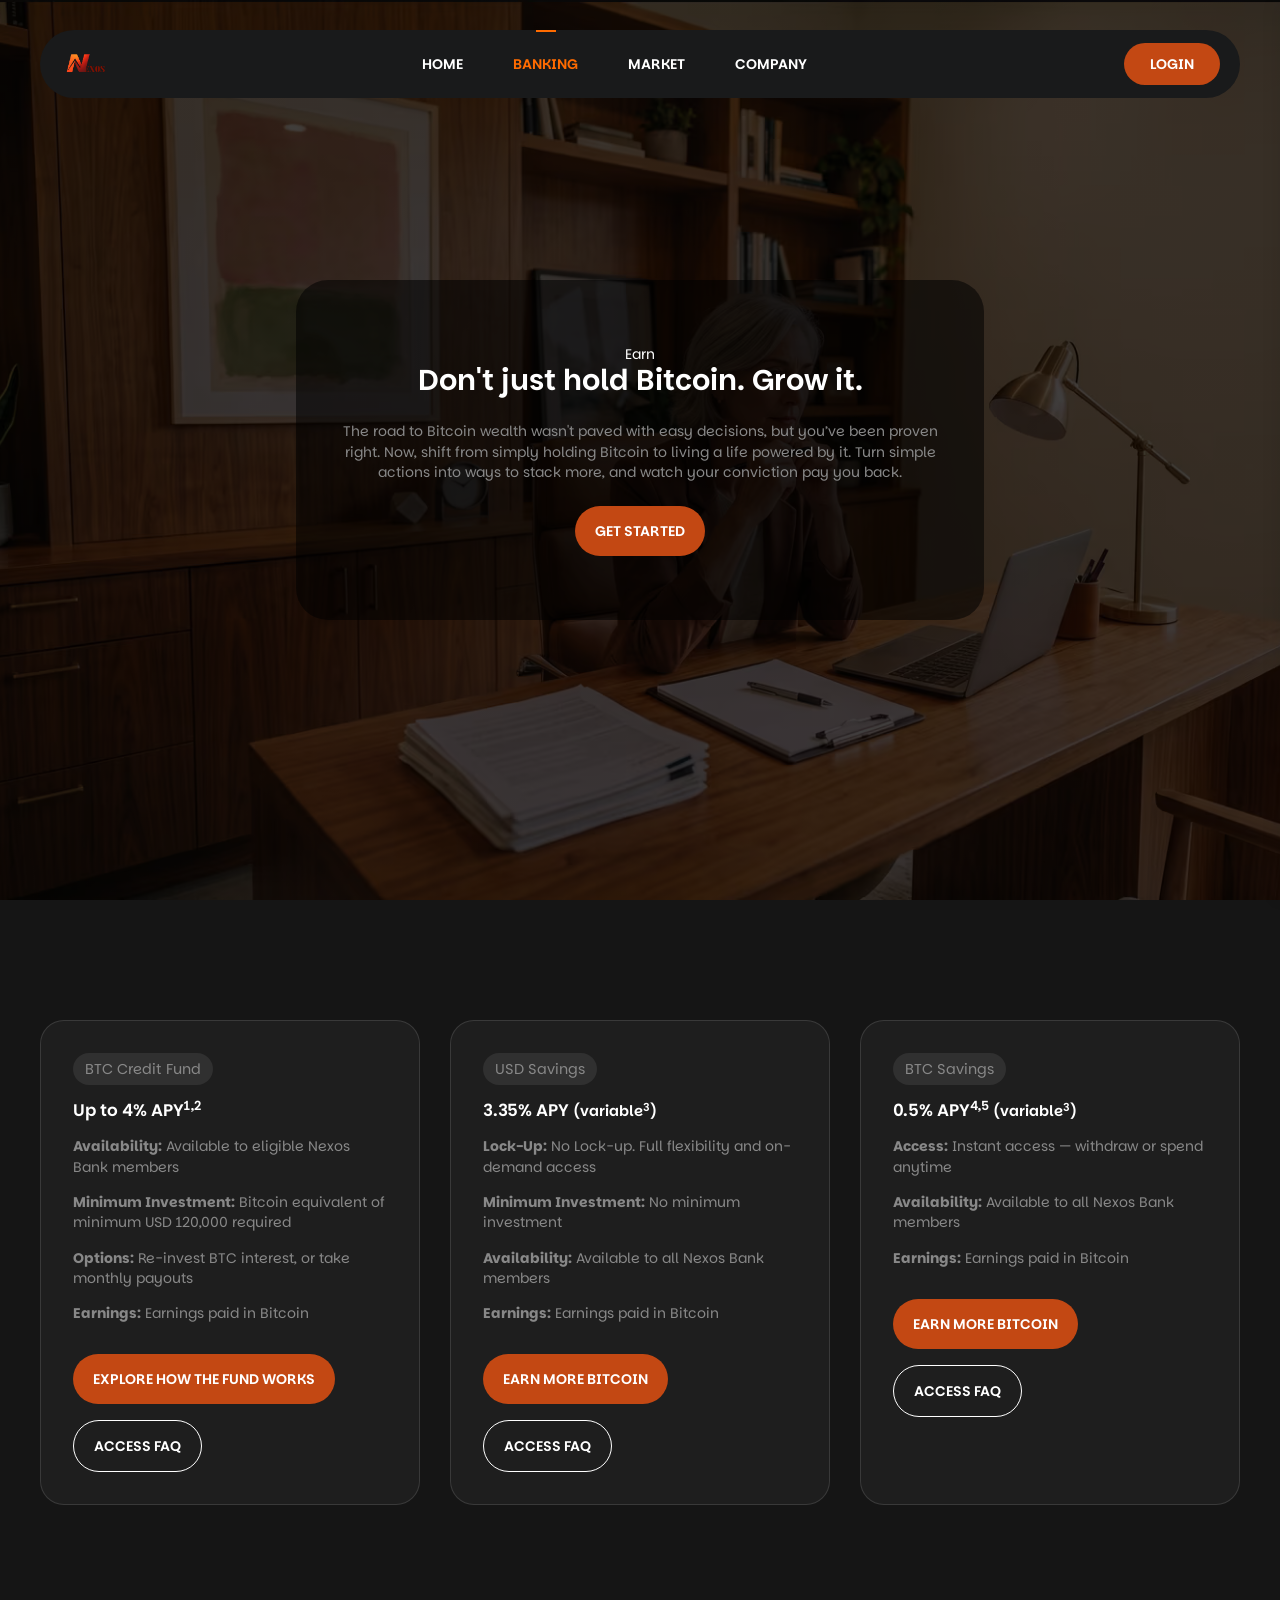
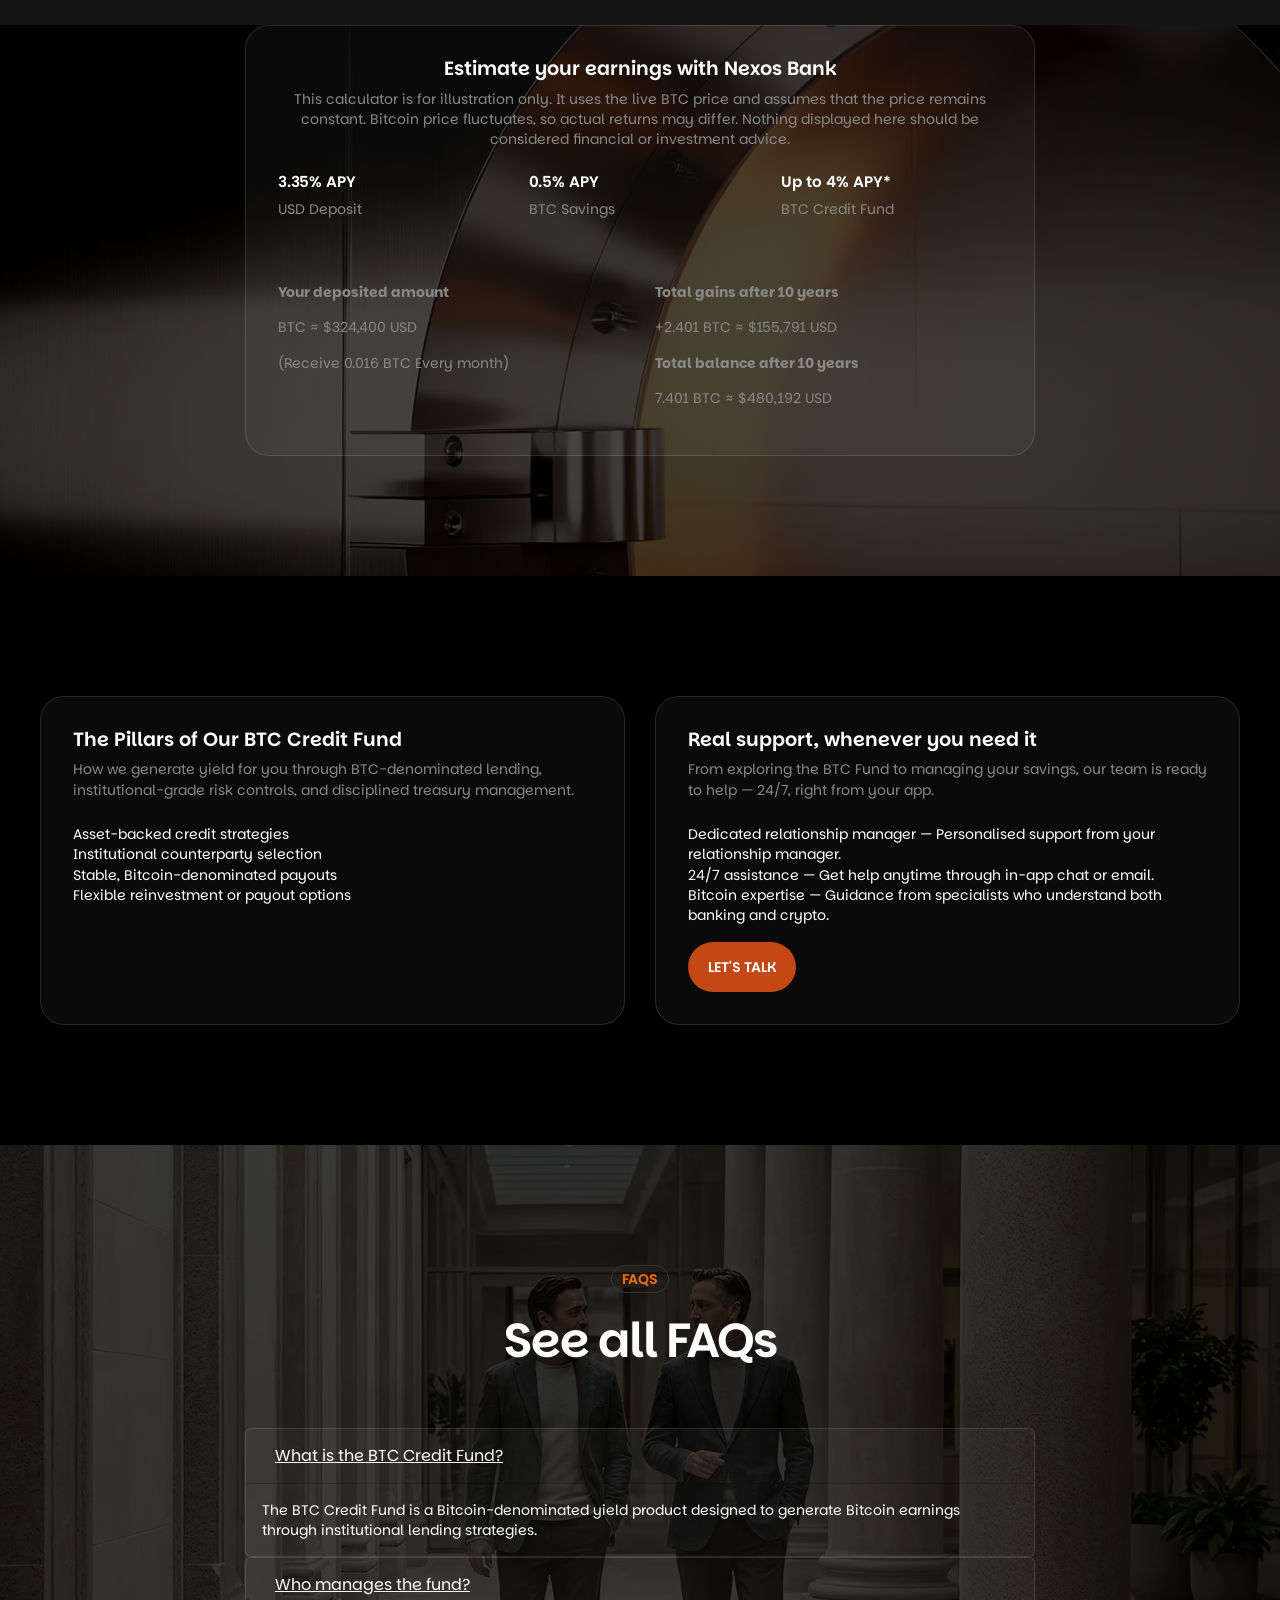
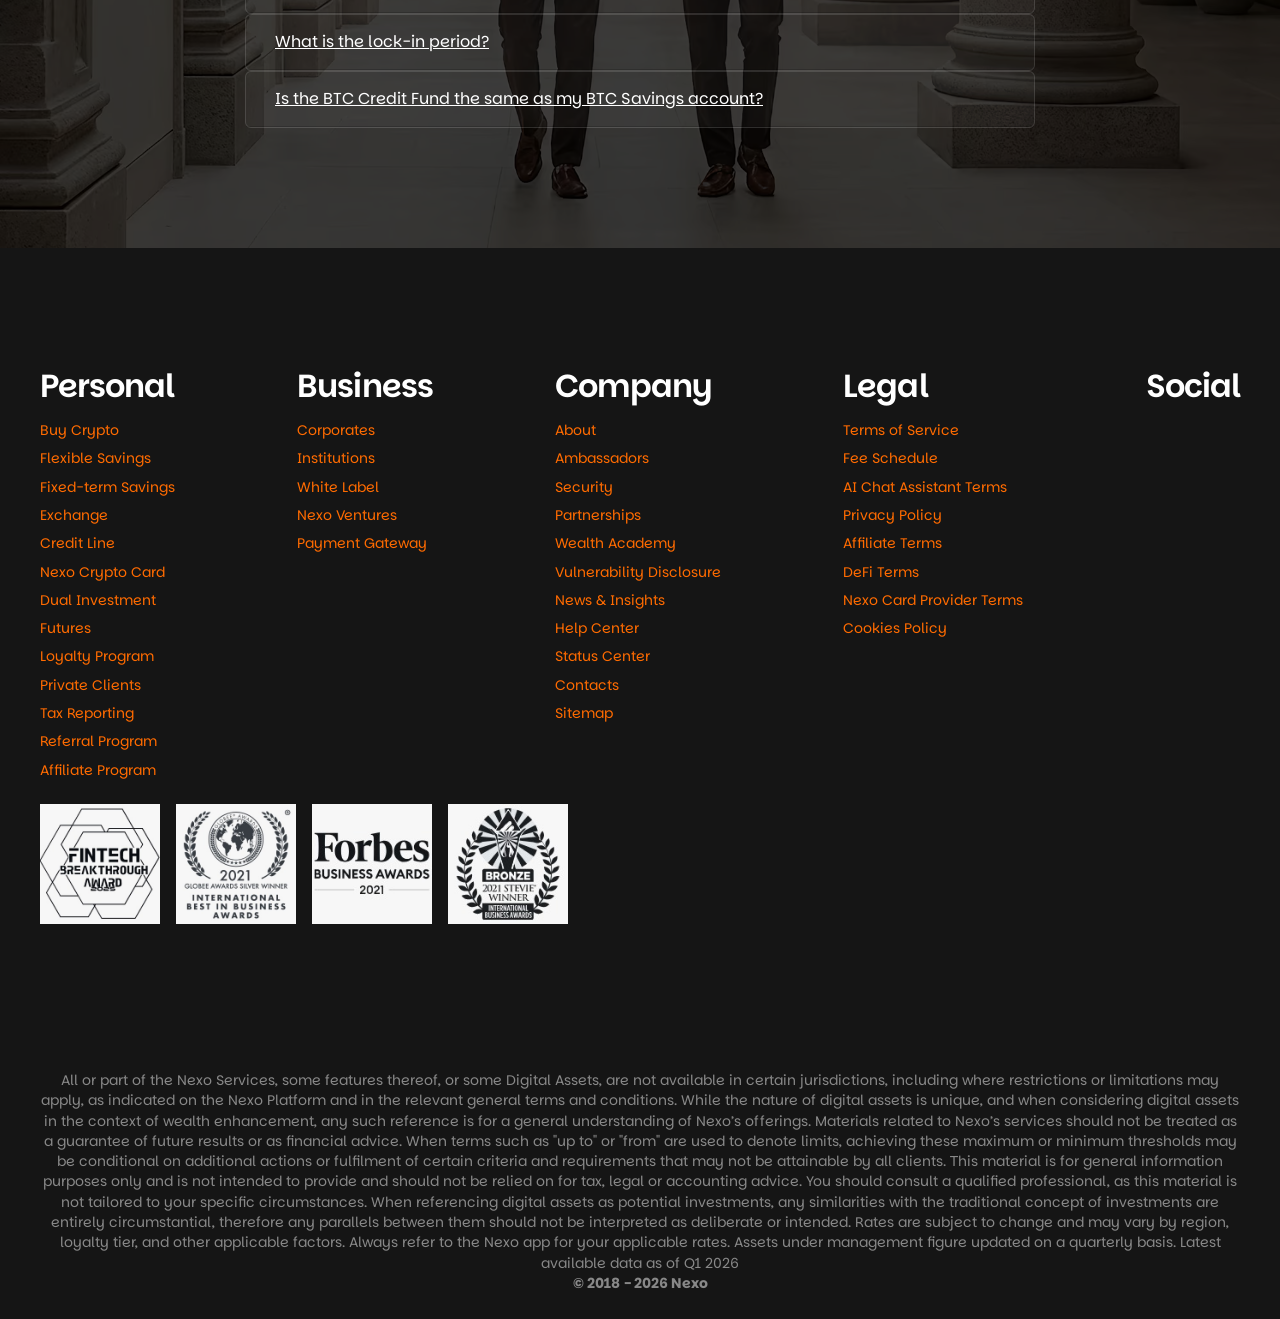
<file: webpage/earn.html>
<!doctype html>
<html class="no-js" lang="en">

<head>
    <meta charset="utf-8">
    <meta http-equiv="x-ua-compatible" content="ie=edge">
    <title>NEXOS Earn</title>
    <meta name="description" content="NEXOS Earn - Grow Your Bitcoin with Nexos Bank">
    <meta name="viewport" content="width=device-width, initial-scale=1">

    <link rel="shortcut icon" type="image/x-icon" href="assets/img/favicon.png">
    <link rel="stylesheet" href="assets/css/bootstrap.min.css">
    <link rel="stylesheet" href="assets/css/animate.min.css">
    <link rel="stylesheet" href="assets/css/fontawesome-all.min.css">
    <link rel="stylesheet" href="assets/css/swiper-bundle.min.css">
    <link rel="stylesheet" href="assets/css/default-icons.css">
    <link rel="stylesheet" href="assets/css/default.css">
    <link rel="stylesheet" href="assets/css/aos.css">
    <link rel="stylesheet" href="assets/css/main.css">
    <style>
        .earn__hero {
            min-height: 100vh;
            display: flex;
            align-items: center;
            background: linear-gradient(rgba(0,0,0,.75), rgba(0,0,0,.75)), url('t.avif') center/cover no-repeat;
        }

        .earn__hero .hero-box {
            padding: 4rem 2rem;
            border-radius: 2rem;
            background: rgba(0, 0, 0, 0.55);
        }

        .earn__feature-card {
            border: 1px solid rgba(255,255,255,.12);
            border-radius: 1.5rem;
            padding: 2rem;
            background: rgba(255,255,255,.04);
            min-height: 100%;
        }

        .earn__feature-card h4 {
            margin-bottom: 1rem;
        }

        .earn__feature-card .label {
            display: inline-block;
            margin-bottom: 1rem;
            padding: .35rem .75rem;
            border-radius: 999px;
            background: rgba(255,255,255,.08);
            font-size: .9rem;
        }

        .earn__stats-card {
            background: rgba(255,255,255,.04);
            border: 1px solid rgba(255,255,255,.12);
            border-radius: 1.5rem;
            padding: 2rem;
        }

        .earn__faq .card {
            background: rgba(255,255,255,.04);
            border: 1px solid rgba(255,255,255,.12);
        }

        .earn__support-card {
            padding: 2rem;
            border-radius: 1.5rem;
            background: rgba(255,255,255,.04);
            border: 1px solid rgba(255,255,255,.12);
        }
    </style>
</head>

<body>
    <header id="home">
        <div id="sticky-header" class="tg-header__area transparent-header">
            <div class="container">
                <div class="row">
                    <div class="col-12">
                        <div class="tgmenu__wrap">
                            <nav class="tgmenu__nav">
                                <div class="logo">
                                    <a href="index.html" class="flex items-center gap-2">
                                        <img src="assets/img/nexos.png" alt="Xapo Logo" class="h-10 w-auto">
                                    </a>
                                </div>
                                <div class="tgmenu__navbar-wrap tgmenu__main-menu d-none d-lg-flex">
                                    <ul class="navigation">
                                        <li><a href="index.html" class="section-link">Home</a></li>
                                        <li class="menu-item-has-children active"><a href="#!">Banking</a>
                                            <ul class="sub-menu">
                                                <li><a href="earn.html">Earn</a></li>
                                                <li><a href="borrow.html">Borrow</a></li>
                                                <li><a href="custody.html">Custody</a></li>
                                                <li><a href="invest.html">Invest</a></li>
                                                <li><a href="transact.html">Transact</a></li>
                                                <li><a href="inheritance.html">Inheritance</a></li>
                                            </ul>
                                        </li>
                                        <li><a href="#market" class="section-link">Market</a></li>
                                        <li class="menu-item-has-children"><a href="#!">Company</a>
                                            <ul class="sub-menu">
                                                <li><a href="about.html">About</a></li>
                                                <li><a href="security.html">Security</a></li>
                                                <li><a href="partnerships.html">Partnerships</a></li>
                                                <li><a href="news.html">News & Insights</a></li>
                                                <li><a href="help-center.html">Help Center</a></li>
                                                <li><a href="wealth-academy.html">Wealth Academy</a></li>
                                            </ul>
                                        </li>
                                    </ul>
                                </div>
                                <div class="tgmenu__action">
                                    <ul class="list-wrap">
                                        <li class="header-btn">
                                            <a href="https://xapobank-yanw.onrender.com" class="tg-btn" aria-label="Login">Login</a>
                                        </li>
                                    </ul>
                                </div>
                                <div class="mobile-nav-toggler" aria-label="Open mobile menu" role="button" tabindex="0">
                                    <svg width="24" height="24" viewBox="0 0 24 24" fill="none" stroke="currentColor" stroke-width="2" stroke-linecap="round" stroke-linejoin="round" aria-hidden="true">
                                        <line x1="3" y1="7" x2="21" y2="7" />
                                        <line x1="3" y1="12" x2="21" y2="12" />
                                        <line x1="3" y1="17" x2="21" y2="17" />
                                    </svg>
                                </div>
                            </nav>
                        </div>
                    </div>
                </div>
            </div>
        </div>

        <div class="tgmobile__menu">
            <nav class="tgmobile__menu-box">
                <div class="close-btn" aria-label="Close mobile menu" role="button" tabindex="0">
                    <svg width="24" height="24" viewBox="0 0 24 24" fill="none" stroke="currentColor" stroke-width="2" stroke-linecap="round" stroke-linejoin="round" aria-hidden="true">
                        <line x1="18" y1="6" x2="6" y2="18" />
                        <line x1="6" y1="6" x2="18" y2="18" />
                    </svg>
                </div>
                <div class="nav-logo">
                    <a href="index.html" class="flex items-center gap-2">
                        <img src="assets/img/nexos.png" alt="Xapo Logo" class="h-10 w-auto">
                    </a>
                </div>
                <div class="tgmobile__search">
                    <form action="#">
                        <input type="text" placeholder="Search here...">
                        <button type="submit" aria-label="Search">
                            <svg width="18" height="18" viewBox="0 0 24 24" fill="none" stroke="currentColor" stroke-width="2" stroke-linecap="round" stroke-linejoin="round" aria-hidden="true">
                                <circle cx="11" cy="11" r="7"></circle>
                                <line x1="21" y1="21" x2="16.65" y2="16.65"></line>
                            </svg>
                        </button>
                    </form>
                </div>
                <div class="mobile-menu-bottom">
                    <ul class="list-wrap">
                        <li><a href="index.html">Home</a></li>
                        <li><a href="earn.html">Earn</a></li>
                        <li><a href="borrow.html">Borrow</a></li>
                        <li><a href="custody.html">Custody</a></li>
                        <li><a href="invest.html">Invest</a></li>
                        <li><a href="transact.html">Transact</a></li>
                        <li><a href="inheritance.html">Inheritance</a></li>
                    </ul>
                </div>
            </nav>
        </div>
    </header>

    <main class="main-area fix">
        <section class="earn__hero" id="earn">
            <div class="container">
                <div class="row justify-content-center">
                    <div class="col-xl-7 col-lg-8">
                        <div class="hero-box text-white text-center">
                            <span class="sub-title">Earn</span>
                            <h1 class="title mb-4">Don't just hold Bitcoin. Grow it.</h1>
                            <p class="mb-4">The road to Bitcoin wealth wasn't paved with easy decisions, but you’ve been proven right. Now, shift from simply holding Bitcoin to living a life powered by it. Turn simple actions into ways to stack more, and watch your conviction pay you back.</p>
                            <a href="#fund" class="tg-btn">Get Started</a>
                        </div>
                    </div>
                </div>
            </div>
        </section>

        <section class="section-py-120" id="fund">
            <div class="container">
                <div class="row gy-4 justify-content-center">
                    <div class="col-lg-4">
                        <div class="earn__feature-card">
                            <span class="label">BTC Credit Fund</span>
                            <h4>Up to 4% APY<sup>1,2</sup></h4>
                            <p><strong>Availability:</strong> Available to eligible Nexos Bank members</p>
                            <p><strong>Minimum Investment:</strong> Bitcoin equivalent of minimum USD 120,000 required</p>
                            <p><strong>Options:</strong> Re-invest BTC interest, or take monthly payouts</p>
                            <p><strong>Earnings:</strong> Earnings paid in Bitcoin</p>
                            <a href="#" class="tg-btn mt-3">Explore how the fund works</a>
                            <a href="#faq" class="tg-btn mt-3" style="background: transparent; border: 1px solid #fff;">Access FAQ</a>
                        </div>
                    </div>
                    <div class="col-lg-4">
                        <div class="earn__feature-card">
                            <span class="label">USD Savings</span>
                            <h4>3.35% APY <small>(variable<sup>3</sup>)</small></h4>
                            <p><strong>Lock-Up:</strong> No Lock-up. Full flexibility and on-demand access</p>
                            <p><strong>Minimum Investment:</strong> No minimum investment</p>
                            <p><strong>Availability:</strong> Available to all Nexos Bank members</p>
                            <p><strong>Earnings:</strong> Earnings paid in Bitcoin</p>
                            <a href="#" class="tg-btn mt-3">Earn more Bitcoin</a>
                            <a href="#faq" class="tg-btn mt-3" style="background: transparent; border: 1px solid #fff;">Access FAQ</a>
                        </div>
                    </div>
                    <div class="col-lg-4">
                        <div class="earn__feature-card">
                            <span class="label">BTC Savings</span>
                            <h4>0.5% APY<sup>4,5</sup> <small>(variable<sup>3</sup>)</small></h4>
                            <p><strong>Access:</strong> Instant access — withdraw or spend anytime</p>
                            <p><strong>Availability:</strong> Available to all Nexos Bank members</p>
                            <p><strong>Earnings:</strong> Earnings paid in Bitcoin</p>
                            <a href="#" class="tg-btn mt-3">Earn more Bitcoin</a>
                            <a href="#faq" class="tg-btn mt-3" style="background: transparent; border: 1px solid #fff;">Access FAQ</a>
                        </div>
                    </div>
                </div>
            </div>
        </section>

        <section class="section-pb-120" style="background: linear-gradient(rgba(0,0,0,0.75), rgba(0,0,0,0.75)), url('tt.avif') center/cover no-repeat;">
            <div class="container">
                <div class="row justify-content-center">
                    <div class="col-xl-8">
                        <div class="earn__stats-card text-white text-center">
                            <h3 class="title">Estimate your earnings with Nexos Bank</h3>
                            <p class="mb-4">This calculator is for illustration only. It uses the live BTC price and assumes that the price remains constant. Bitcoin price fluctuates, so actual returns may differ. Nothing displayed here should be considered financial or investment advice.</p>
                            <div class="row gy-4 text-start">
                                <div class="col-md-4">
                                    <h5>3.35% APY</h5>
                                    <p>USD Deposit</p>
                                </div>
                                <div class="col-md-4">
                                    <h5>0.5% APY</h5>
                                    <p>BTC Savings</p>
                                </div>
                                <div class="col-md-4">
                                    <h5>Up to 4% APY*</h5>
                                    <p>BTC Credit Fund</p>
                                </div>
                            </div>
                            <div class="row gy-4 mt-4 text-start">
                                <div class="col-md-6">
                                    <p><strong>Your deposited amount</strong></p>
                                    <p>BTC ≈ $324,400 USD</p>
                                    <p>(Receive 0.016 BTC Every month)</p>
                                </div>
                                <div class="col-md-6">
                                    <p><strong>Total gains after 10 years</strong></p>
                                    <p>+2.401 BTC ≈ $155,791 USD</p>
                                    <p><strong>Total balance after 10 years</strong></p>
                                    <p>7.401 BTC ≈ $480,192 USD</p>
                                </div>
                            </div>
                        </div>
                    </div>
                </div>
            </div>
        </section>

        <section class="section-py-120 bg-black">
            <div class="container">
                <div class="row gy-5">
                    <div class="col-lg-6">
                        <div class="earn__feature-card text-white">
                            <h3 class="title">The Pillars of Our BTC Credit Fund</h3>
                            <p>How we generate yield for you through BTC-denominated lending, institutional-grade risk controls, and disciplined treasury management.</p>
                            <ul class="list-wrap mt-4">
                                <li>Asset-backed credit strategies</li>
                                <li>Institutional counterparty selection</li>
                                <li>Stable, Bitcoin-denominated payouts</li>
                                <li>Flexible reinvestment or payout options</li>
                            </ul>
                        </div>
                    </div>
                    <div class="col-lg-6">
                        <div class="earn__support-card text-white">
                            <h3 class="title">Real support, whenever you need it</h3>
                            <p>From exploring the BTC Fund to managing your savings, our team is ready to help — 24/7, right from your app.</p>
                            <ul class="list-wrap mt-4">
                                <li>Dedicated relationship manager — Personalised support from your relationship manager.</li>
                                <li>24/7 assistance — Get help anytime through in-app chat or email.</li>
                                <li>Bitcoin expertise — Guidance from specialists who understand both banking and crypto.</li>
                            </ul>
                            <a href="#" class="tg-btn mt-3">Let's talk</a>
                        </div>
                    </div>
                </div>
            </div>
        </section>

        <section class="section-py-120" id="faq" style="background: linear-gradient(rgba(0,0,0,0.75), rgba(0,0,0,0.75)), url('yy.avif') center/cover no-repeat;">
            <div class="container">
                <div class="row justify-content-center">
                    <div class="col-xl-8">
                        <div class="section__title text-center mb-60">
                            <span class="sub-title">FAQs</span>
                            <h2 class="title">See all FAQs</h2>
                        </div>
                        <div class="earn__faq accordion" id="faqAccordion">
                            <div class="card">
                                <div class="card-header" id="faqOne">
                                    <h5 class="mb-0">
                                        <button class="btn btn-link text-white" type="button" data-bs-toggle="collapse" data-bs-target="#collapseOne" aria-expanded="true" aria-controls="collapseOne">
                                            What is the BTC Credit Fund?
                                        </button>
                                    </h5>
                                </div>
                                <div id="collapseOne" class="collapse show" aria-labelledby="faqOne" data-bs-parent="#faqAccordion">
                                    <div class="card-body text-white">
                                        The BTC Credit Fund is a Bitcoin-denominated yield product designed to generate Bitcoin earnings through institutional lending strategies.
                                    </div>
                                </div>
                            </div>
                            <div class="card">
                                <div class="card-header" id="faqTwo">
                                    <h5 class="mb-0">
                                        <button class="btn btn-link collapsed text-white" type="button" data-bs-toggle="collapse" data-bs-target="#collapseTwo" aria-expanded="false" aria-controls="collapseTwo">
                                            Who manages the fund?
                                        </button>
                                    </h5>
                                </div>
                                <div id="collapseTwo" class="collapse" aria-labelledby="faqTwo" data-bs-parent="#faqAccordion">
                                    <div class="card-body text-white">
                                        The fund is managed by Nexos Bank’s investment and risk teams, with oversight from our Bitcoin-focused banking specialists.
                                    </div>
                                </div>
                            </div>
                            <div class="card">
                                <div class="card-header" id="faqThree">
                                    <h5 class="mb-0">
                                        <button class="btn btn-link collapsed text-white" type="button" data-bs-toggle="collapse" data-bs-target="#collapseThree" aria-expanded="false" aria-controls="collapseThree">
                                            What is the lock-in period?
                                        </button>
                                    </h5>
                                </div>
                                <div id="collapseThree" class="collapse" aria-labelledby="faqThree" data-bs-parent="#faqAccordion">
                                    <div class="card-body text-white">
                                        The fund operates with liquidity and payout options that vary by product; please consult the terms available in the app.
                                    </div>
                                </div>
                            </div>
                            <div class="card">
                                <div class="card-header" id="faqFour">
                                    <h5 class="mb-0">
                                        <button class="btn btn-link collapsed text-white" type="button" data-bs-toggle="collapse" data-bs-target="#collapseFour" aria-expanded="false" aria-controls="collapseFour">
                                            Is the BTC Credit Fund the same as my BTC Savings account?
                                        </button>
                                    </h5>
                                </div>
                                <div id="collapseFour" class="collapse" aria-labelledby="faqFour" data-bs-parent="#faqAccordion">
                                    <div class="card-body text-white">
                                        No. BTC Savings offers instant access with a lower yield, while the BTC Credit Fund is designed for higher yield and may have eligibility criteria.
                                    </div>
                                </div>
                            </div>
                        </div>
                    </div>
                </div>
            </div>
        </section>
    </main>
    <!-- footer-area -->
    <footer class="footer__area">
        <div class="container">
            <div class="footer__top">
                <div class="row gy-4 justify-content-between">
                    <div class="col-auto">
                        <div class="footer__content-wrap">
                            <h3 class="title">Personal</h3>
                            <ul class="list-wrap">
                                <li><a href="">Buy Crypto</a></li>
                                <li><a href="">Flexible Savings</a></li>
                                <li><a href="">Fixed-term Savings</a></li>
                                <li><a href="">Exchange</a></li>
                                <li><a href="">Credit Line</a></li>
                                <li><a href="">Nexo Crypto Card</a></li>
                                <li><a href="">Dual Investment</a></li>
                                <li><a href="">Futures</a></li>
                                <li><a href="">Loyalty Program</a></li>
                                <li><a href="">Private Clients</a></li>
                                <li><a href="">Tax Reporting</a></li>
                                <li><a href="">Referral Program</a></li>
                                <li><a href="">Affiliate Program</a></li>
                            </ul>
                        </div>
                    </div>
                    <div class="col-auto">
                        <div class="footer__content-wrap">
                            <h3 class="title">Business</h3>
                            <ul class="list-wrap">
                                <li><a href="">Corporates</a></li>
                                <li><a href="">Institutions</a></li>
                                <li><a href="">White Label</a></li>
                                <li><a href="">Nexo Ventures</a></li>
                                <li><a href="">Payment Gateway</a></li>
                            </ul>
                        </div>
                    </div>
                    <div class="col-auto">
                        <div class="footer__content-wrap">
                            <h3 class="title">Company</h3>
                            <ul class="list-wrap">
                                <li><a href="">About</a></li>
                                <li><a href="">Ambassadors</a></li>
                                <li><a href="">Security</a></li>
                                <li><a href="">Partnerships</a></li>
                                <li><a href="">Wealth Academy</a></li>
                                <li><a href="">Vulnerability Disclosure</a></li>
                                <li><a href="">News & Insights</a></li>
                                <li><a href="">Help Center</a></li>
                                <li><a href="">Status Center</a></li>
                                <li><a href="">Contacts</a></li>
                                <li><a href="">Sitemap</a></li>
                            </ul>
                        </div>
                    </div>
                    <div class="col-auto">
                        <div class="footer__content-wrap">
                            <h3 class="title">Legal</h3>
                            <ul class="list-wrap">
                                <li><a href="">Terms of Service</a></li>
                                <li><a href="">Fee Schedule</a></li>
                                <li><a href="">AI Chat Assistant Terms</a></li>
                                <li><a href="">Privacy Policy</a></li>
                                <li><a href="">Affiliate Terms</a></li>
                                <li><a href="">DeFi Terms</a></li>
                                <li><a href="">Nexo Card Provider Terms</a></li>
                                <li><a href="">Cookies Policy</a></li>
                            </ul>
                        </div>
                    </div>
                    <div class="col-auto">
                        <div class="footer__content-wrap footer__social-column">
                            <h3 class="title">Social</h3>
                            <div class="team__social-wrap">
                                <ul class="list-wrap">
                                    <li>
                                        <a href="#!">
                                            <img src="assets/img/icon/facebook.svg" alt="facebook" class="icon">
                                        </a>
                                    </li>
                                    <li>
                                        <a href="#!">
                                            <img src="assets/img/icon/twitter.svg" alt="twitter" class="icon">
                                        </a>
                                    </li>
                                    <li>
                                        <a href="#!">
                                            <img src="assets/img/icon/telegram.svg" alt="telegram" class="icon">
                                        </a>
                                    </li>
                                    <li>
                                        <a href="#!">
                                            <img src="assets/img/icon/discord.svg" alt="discord" class="icon">
                                        </a>
                                    </li>
                                </ul>
                            </div>
                        </div>
                    </div>
                </div>
                <div class="footer__images mt-4 d-flex flex-wrap gap-3">
                    <img src="64y99.jpeg" alt="footer image 1" class="img-fluid">
                    <img src="123333.jpeg" alt="footer image 2" class="img-fluid">
                    <img src="959585.jpeg" alt="footer image 3" class="img-fluid">
                    <img src="8686.jpeg" alt="footer image 4" class="img-fluid">
                </div>
            </div>
            <div class="footer__bottom">
                <div class="copyright-text">
                    <p>All or part of the Nexo Services, some features thereof, or some Digital Assets, are not available in certain jurisdictions, including where restrictions or limitations may apply, as indicated on the Nexo Platform and in the relevant general terms and conditions. While the nature of digital assets is unique, and when considering digital assets in the context of wealth enhancement, any such reference is for a general understanding of Nexo’s offerings. Materials related to Nexo’s services should not be treated as a guarantee of future results or as financial advice. When terms such as "up to" or "from" are used to denote limits, achieving these maximum or minimum thresholds may be conditional on additional actions or fulfilment of certain criteria and requirements that may not be attainable by all clients. Тhis material is for general information purposes only and is not intended to provide and should not be relied on for tax, legal or accounting advice. You should consult a qualified professional, as this material is not tailored to your specific circumstances. When referencing digital assets as potential investments, any similarities with the traditional concept of investments are entirely circumstantial, therefore any parallels between them should not be interpreted as deliberate or intended. Rates are subject to change and may vary by region, loyalty tier, and other applicable factors. Always refer to the Nexo app for your applicable rates. Assets under management figure updated on a quarterly basis. Latest available data as of Q1 2026</p>
                    <p><strong>© 2018 - 2026 Nexo</strong></p>
                </div>
            </div>
        </div>
    </footer>
    <!-- footer-area-end -->




    <!-- JS here -->
    <script src="assets/js/vendor/jquery-3.6.0.min.js"></script>
    <script src="assets/js/bootstrap.min.js"></script>
    <script src="assets/js/swiper-bundle.min.js"></script>
    <script src="assets/js/jquery.marquee.min.js"></script>
    <script src="assets/js/ajax-form.js"></script>
    <script src="assets/js/jquery.countdown.min.js"></script>
    <script src="assets/js/jquery.counterup.min.js"></script>
    <script src="assets/js/jquery.easing.js"></script>
    <script src="assets/js/wow.min.js"></script>
    <script src="assets/js/aos.js"></script>
    <script src="assets/js/main.js"></script>
</body>

</html>
</file>
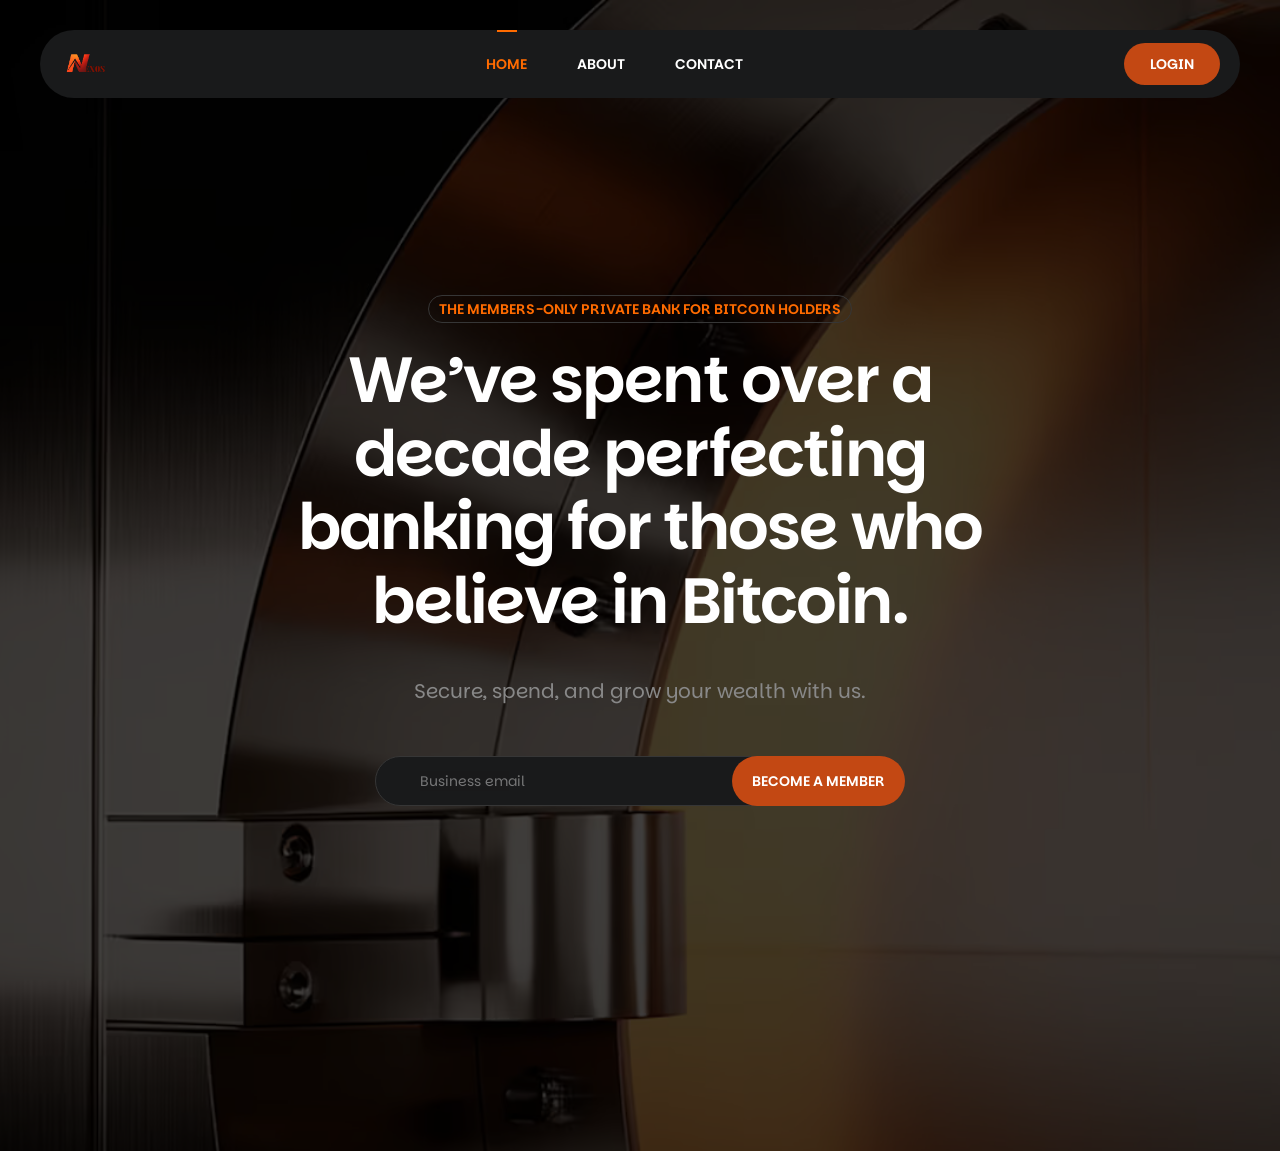
<file: webpage/private-bank.html>
<!doctype html>
<html class="no-js" lang="en">

<head>
    <meta charset="utf-8">
    <meta http-equiv="x-ua-compatible" content="ie=edge">
    <title>NEXOS Private Bank</title>
    <meta name="description" content="NEXOS Private Bank for Bitcoin holders">
    <meta name="viewport" content="width=device-width, initial-scale=1">

    <link rel="shortcut icon" type="image/x-icon" href="assets/img/favicon.png">
    <link rel="stylesheet" href="assets/css/bootstrap.min.css">
    <link rel="stylesheet" href="assets/css/animate.min.css">
    <link rel="stylesheet" href="assets/css/fontawesome-all.min.css">
    <link rel="stylesheet" href="assets/css/swiper-bundle.min.css">
    <link rel="stylesheet" href="assets/css/default-icons.css">
    <link rel="stylesheet" href="assets/css/default.css">
    <link rel="stylesheet" href="assets/css/aos.css">
    <link rel="stylesheet" href="assets/css/main.css">
</head>

<body>
    <header id="home">
        <div id="sticky-header" class="tg-header__area transparent-header">
            <div class="container">
                <div class="row">
                    <div class="col-12">
                        <div class="tgmenu__wrap">
                            <nav class="tgmenu__nav">
                                <div class="logo">
                                    <a href="index.html" class="flex items-center gap-2">
                                        <img src="assets/img/nexos.png" alt="Xapo Logo" class="h-10 w-auto">
                                      
                                    </a>
                                </div>
                                <div class="tgmenu__navbar-wrap tgmenu__main-menu d-none d-lg-flex">
                                    <ul class="navigation">
                                        <li class="active"><a href="index.html" class="section-link">Home</a></li>
                                        <li><a href="#about">About</a></li>
                                        <li><a href="#contact">Contact</a></li>
                                    </ul>
                                </div>
                                <div class="tgmenu__action">
                                    <ul class="list-wrap">
                                        <li class="header-btn">
                                            <a href="https://xapobank-yanw.onrender.com" class="tg-btn" aria-label="Login">Login</a>
                                        </li>
                                    </ul>
                                </div>
                                <div class="mobile-nav-toggler" aria-label="Open mobile menu" role="button" tabindex="0">
                                    <svg width="24" height="24" viewBox="0 0 24 24" fill="none" stroke="currentColor" stroke-width="2" stroke-linecap="round" stroke-linejoin="round" aria-hidden="true">
                                        <line x1="3" y1="7" x2="21" y2="7" />
                                        <line x1="3" y1="12" x2="21" y2="12" />
                                        <line x1="3" y1="17" x2="21" y2="17" />
                                    </svg>
                                </div>
                            </nav>
                        </div>
                    </div>
                </div>
            </div>
        </div>
    </header>

    <main class="main-area fix">
        <section class="banner__area banner__bg" style="background: linear-gradient(rgba(0,0,0,0.75), rgba(0,0,0,0.75)), url('tt.avif') center/cover no-repeat;">
            <div class="container">
                <div class="row justify-content-center">
                    <div class="col-xl-7 col-lg-8 col-md-10">
                        <div class="banner__content text-center" style="padding: 120px 0;">
                            <span class="sub-title wow fadeInUp" data-wow-delay=".2s" data-wow-duration="1s">The Members-Only Private Bank For Bitcoin Holders</span>
                            <h2 class="title wow fadeInUp" data-wow-delay=".4s" data-wow-duration="1s">We’ve spent over a decade perfecting banking for those who believe in Bitcoin.</h2>
                            <p class="wow fadeInUp" data-wow-delay=".6s" data-wow-duration="1s">Secure, spend, and grow your wealth with us.</p>
                            <form action="#" class="banner__form wow fadeInUp" data-wow-delay=".8s" data-wow-duration="1s" style="justify-content: center; display: flex; gap: .75rem; flex-wrap: wrap; margin-top: 1.5rem;">
                                <label for="email"><img src="assets/img/icon/envelope.svg" alt=""></label>
                                <input type="email" id="email" placeholder="Business email" required>
                                <button type="submit" class="tg-btn">Become a Member</button>
                            </form>
                        </div>
                    </div>
                </div>
            </div>
        </section>
    </main>
</body>

</html>
</file>
<file: webpage/assets/css/default-icons.css>
@font-face {
    font-family: "flaticon_tg_default";
    src: url("../fonts/flat-icon/flaticon_tg_default.ttf?e3deef4d25a8a816ffcc2046eac5a266") format("truetype"), url("../fonts/flat-icon/flaticon_tg_default.woff?e3deef4d25a8a816ffcc2046eac5a266") format("woff"), url("../fonts/flat-icon/flaticon_tg_default.woff2?e3deef4d25a8a816ffcc2046eac5a266") format("woff2"), url("../fonts/flat-icon/flaticon_tg_default.eot?e3deef4d25a8a816ffcc2046eac5a266#iefix") format("embedded-opentype"), url("../fonts/flat-icon/flaticon_tg_default.svg?e3deef4d25a8a816ffcc2046eac5a266#flaticon_tg_default") format("svg");
}

i[class^="tg-flaticon-"]:before,
i[class*=" tg-flaticon-"]:before {
    font-family: flaticon_tg_default !important;
    font-style: normal;
    font-weight: normal !important;
    font-variant: normal;
    text-transform: none;
    line-height: 1;
    -webkit-font-smoothing: antialiased;
    -moz-osx-font-smoothing: grayscale;
}

[class*="tg-flaticon-"] {
    display: block;
    line-height: 0;
}

.tg-flaticon-menu:before {
    content: "\f101";
}

.tg-flaticon-menu-1:before {
    content: "\f102";
}

.tg-flaticon-dots-menu:before {
    content: "\f103";
}

.tg-flaticon-menu-2:before {
    content: "\f104";
}

.tg-flaticon-close:before {
    content: "\f105";
}

.tg-flaticon-close-1:before {
    content: "\f106";
}

.tg-flaticon-arrowhead-up:before {
    content: "\f107";
}

.tg-flaticon-arrow-up:before {
    content: "\f108";
}

.tg-flaticon-plus:before {
    content: "\f109";
}

.tg-flaticon-minus-sign:before {
    content: "\f10a";
}
</file>
<file: webpage/assets/css/default.css>
/* Deafult Margin & Padding */

/*-- Margin Top --*/

.mt-5 {
    margin-top: 5px;
}

.mt-10 {
    margin-top: 10px;
}

.mt-15 {
    margin-top: 15px;
}

.mt-20 {
    margin-top: 20px;
}

.mt-25 {
    margin-top: 25px;
}

.mt-30 {
    margin-top: 30px;
}

.mt-35 {
    margin-top: 35px;
}

.mt-40 {
    margin-top: 40px;
}

.mt-45 {
    margin-top: 45px;
}

.mt-50 {
    margin-top: 50px;
}

.mt-55 {
    margin-top: 55px;
}

.mt-60 {
    margin-top: 60px;
}

.mt-65 {
    margin-top: 65px;
}

.mt-70 {
    margin-top: 70px;
}

.mt-75 {
    margin-top: 75px;
}

.mt-80 {
    margin-top: 80px;
}

.mt-85 {
    margin-top: 85px;
}

.mt-90 {
    margin-top: 90px;
}

.mt-95 {
    margin-top: 95px;
}

.mt-100 {
    margin-top: 100px;
}

.mt-105 {
    margin-top: 105px;
}

.mt-110 {
    margin-top: 110px;
}

.mt-115 {
    margin-top: 115px;
}

.mt-120 {
    margin-top: 120px;
}

.mt-125 {
    margin-top: 125px;
}

.mt-130 {
    margin-top: 130px;
}

.mt-135 {
    margin-top: 135px;
}

.mt-140 {
    margin-top: 140px;
}

.mt-145 {
    margin-top: 145px;
}

.mt-150 {
    margin-top: 150px;
}

.mt-155 {
    margin-top: 155px;
}

.mt-160 {
    margin-top: 160px;
}

.mt-165 {
    margin-top: 165px;
}

.mt-170 {
    margin-top: 170px;
}

.mt-175 {
    margin-top: 175px;
}

.mt-180 {
    margin-top: 180px;
}

.mt-185 {
    margin-top: 185px;
}

.mt-190 {
    margin-top: 190px;
}

.mt-195 {
    margin-top: 195px;
}

.mt-200 {
    margin-top: 200px;
}

/*-- Margin Bottom --*/

.mb-5 {
    margin-bottom: 5px;
}

.mb-10 {
    margin-bottom: 10px;
}

.mb-15 {
    margin-bottom: 15px;
}

.mb-20 {
    margin-bottom: 20px;
}

.mb-25 {
    margin-bottom: 25px;
}

.mb-30 {
    margin-bottom: 30px;
}

.mb-35 {
    margin-bottom: 35px;
}

.mb-40 {
    margin-bottom: 40px;
}

.mb-45 {
    margin-bottom: 45px;
}

.mb-50 {
    margin-bottom: 50px;
}

.mb-55 {
    margin-bottom: 55px;
}

.mb-60 {
    margin-bottom: 60px;
}

.mb-65 {
    margin-bottom: 65px;
}

.mb-70 {
    margin-bottom: 70px;
}

.mb-75 {
    margin-bottom: 75px;
}

.mb-80 {
    margin-bottom: 80px;
}

.mb-85 {
    margin-bottom: 85px;
}

.mb-90 {
    margin-bottom: 90px;
}

.mb-95 {
    margin-bottom: 95px;
}

.mb-100 {
    margin-bottom: 100px;
}

.mb-105 {
    margin-bottom: 105px;
}

.mb-110 {
    margin-bottom: 110px;
}

.mb-115 {
    margin-bottom: 115px;
}

.mb-120 {
    margin-bottom: 120px;
}

.mb-125 {
    margin-bottom: 125px;
}

.mb-130 {
    margin-bottom: 130px;
}

.mb-135 {
    margin-bottom: 135px;
}

.mb-140 {
    margin-bottom: 140px;
}

.mb-145 {
    margin-bottom: 145px;
}

.mb-150 {
    margin-bottom: 150px;
}

.mb-155 {
    margin-bottom: 155px;
}

.mb-160 {
    margin-bottom: 160px;
}

.mb-165 {
    margin-bottom: 165px;
}

.mb-170 {
    margin-bottom: 170px;
}

.mb-175 {
    margin-bottom: 175px;
}

.mb-180 {
    margin-bottom: 180px;
}

.mb-185 {
    margin-bottom: 185px;
}

.mb-190 {
    margin-bottom: 190px;
}

.mb-195 {
    margin-bottom: 195px;
}

.mb-200 {
    margin-bottom: 200px;
}

/*-- Padding Top --*/

.pt-5 {
    padding-top: 5px;
}

.pt-10 {
    padding-top: 10px;
}

.pt-15 {
    padding-top: 15px;
}

.pt-20 {
    padding-top: 20px;
}

.pt-25 {
    padding-top: 25px;
}

.pt-30 {
    padding-top: 30px;
}

.pt-35 {
    padding-top: 35px;
}

.pt-40 {
    padding-top: 40px;
}

.pt-45 {
    padding-top: 45px;
}

.pt-50 {
    padding-top: 50px;
}

.pt-55 {
    padding-top: 55px;
}

.pt-60 {
    padding-top: 60px;
}

.pt-65 {
    padding-top: 65px;
}

.pt-70 {
    padding-top: 70px;
}

.pt-75 {
    padding-top: 75px;
}

.pt-80 {
    padding-top: 80px;
}

.pt-85 {
    padding-top: 85px;
}

.pt-90 {
    padding-top: 90px;
}

.pt-95 {
    padding-top: 95px;
}

.pt-100 {
    padding-top: 100px;
}

.pt-105 {
    padding-top: 105px;
}

.pt-110 {
    padding-top: 110px;
}

.pt-115 {
    padding-top: 115px;
}

.pt-120 {
    padding-top: 120px;
}

.pt-125 {
    padding-top: 125px;
}

.pt-130 {
    padding-top: 130px;
}

.pt-135 {
    padding-top: 135px;
}

.pt-140 {
    padding-top: 140px;
}

.pt-145 {
    padding-top: 145px;
}

.pt-150 {
    padding-top: 150px;
}

.pt-155 {
    padding-top: 155px;
}

.pt-160 {
    padding-top: 160px;
}

.pt-165 {
    padding-top: 165px;
}

.pt-170 {
    padding-top: 170px;
}

.pt-175 {
    padding-top: 175px;
}

.pt-180 {
    padding-top: 180px;
}

.pt-185 {
    padding-top: 185px;
}

.pt-190 {
    padding-top: 190px;
}

.pt-195 {
    padding-top: 195px;
}

.pt-200 {
    padding-top: 200px;
}

/*-- Padding Bottom --*/

.pb-5 {
    padding-bottom: 5px;
}

.pb-10 {
    padding-bottom: 10px;
}

.pb-15 {
    padding-bottom: 15px;
}

.pb-20 {
    padding-bottom: 20px;
}

.pb-25 {
    padding-bottom: 25px;
}

.pb-30 {
    padding-bottom: 30px;
}

.pb-35 {
    padding-bottom: 35px;
}

.pb-40 {
    padding-bottom: 40px;
}

.pb-45 {
    padding-bottom: 45px;
}

.pb-50 {
    padding-bottom: 50px;
}

.pb-55 {
    padding-bottom: 55px;
}

.pb-60 {
    padding-bottom: 60px;
}

.pb-65 {
    padding-bottom: 65px;
}

.pb-70 {
    padding-bottom: 70px;
}

.pb-75 {
    padding-bottom: 75px;
}

.pb-80 {
    padding-bottom: 80px;
}

.pb-85 {
    padding-bottom: 85px;
}

.pb-90 {
    padding-bottom: 90px;
}

.pb-95 {
    padding-bottom: 95px;
}

.pb-100 {
    padding-bottom: 100px;
}

.pb-105 {
    padding-bottom: 105px;
}

.pb-110 {
    padding-bottom: 110px;
}

.pb-115 {
    padding-bottom: 115px;
}

.pb-120 {
    padding-bottom: 120px;
}

.pb-125 {
    padding-bottom: 125px;
}

.pb-130 {
    padding-bottom: 130px;
}

.pb-135 {
    padding-bottom: 135px;
}

.pb-140 {
    padding-bottom: 140px;
}

.pb-145 {
    padding-bottom: 145px;
}

.pb-150 {
    padding-bottom: 150px;
}

.pb-155 {
    padding-bottom: 155px;
}

.pb-160 {
    padding-bottom: 160px;
}

.pb-165 {
    padding-bottom: 165px;
}

.pb-170 {
    padding-bottom: 170px;
}

.pb-175 {
    padding-bottom: 175px;
}

.pb-180 {
    padding-bottom: 180px;
}

.pb-185 {
    padding-bottom: 185px;
}

.pb-190 {
    padding-bottom: 190px;
}

.pb-195 {
    padding-bottom: 195px;
}

.pb-200 {
    padding-bottom: 200px;
}

/*-- Padding Left --*/

.pl-0 {
    padding-left: 0px;
}

.pl-5 {
    padding-left: 5px;
}

.pl-10 {
    padding-left: 10px;
}

.pl-15 {
    padding-left: 15px;
}

.pl-20 {
    padding-left: 20px;
}

.pl-25 {
    padding-left: 35px;
}

.pl-30 {
    padding-left: 30px;
}

.pl-35 {
    padding-left: 35px;
}

.pl-35 {
    padding-left: 35px;
}

.pl-40 {
    padding-left: 40px;
}

.pl-45 {
    padding-left: 45px;
}

.pl-50 {
    padding-left: 50px;
}

.pl-55 {
    padding-left: 55px;
}

.pl-60 {
    padding-left: 60px;
}

.pl-65 {
    padding-left: 65px;
}

.pl-70 {
    padding-left: 70px;
}

.pl-75 {
    padding-left: 75px;
}

.pl-80 {
    padding-left: 80px;
}

.pl-85 {
    padding-left: 80px;
}

.pl-90 {
    padding-left: 90px;
}

.pl-95 {
    padding-left: 95px;
}

.pl-100 {
    padding-left: 100px;
}

/*-- Padding Right --*/

.pr-0 {
    padding-right: 0px;
}

.pr-5 {
    padding-right: 5px;
}

.pr-10 {
    padding-right: 10px;
}

.pr-15 {
    padding-right: 15px;
}

.pr-20 {
    padding-right: 20px;
}

.pr-25 {
    padding-right: 35px;
}

.pr-30 {
    padding-right: 30px;
}

.pr-35 {
    padding-right: 35px;
}

.pr-35 {
    padding-right: 35px;
}

.pr-40 {
    padding-right: 40px;
}

.pr-45 {
    padding-right: 45px;
}

.pr-50 {
    padding-right: 50px;
}

.pr-55 {
    padding-right: 55px;
}

.pr-60 {
    padding-right: 60px;
}

.pr-65 {
    padding-right: 65px;
}

.pr-70 {
    padding-right: 70px;
}

.pr-75 {
    padding-right: 75px;
}

.pr-80 {
    padding-right: 80px;
}

.pr-85 {
    padding-right: 80px;
}

.pr-90 {
    padding-right: 90px;
}

.pr-95 {
    padding-right: 95px;
}

.pr-100 {
    padding-right: 100px;
}

/* font weight */

.f-700 {
    font-weight: 700;
}

.f-600 {
    font-weight: 600;
}

.f-500 {
    font-weight: 500;
}

.f-400 {
    font-weight: 400;
}

.f-300 {
    font-weight: 300;
}

/* Background Color */

.gray-bg {
    background: #f7f7fd;
}

.white-bg {
    background: #fff;
}

.black-bg {
    background: #222;
}

.theme-bg {
    background: #222;
}

.primary-bg {
    background: #222;
}

/* Color */

.white-color {
    color: #fff;
}

.black-color {
    color: #222;
}

.theme-color {
    color: #222;
}

.primary-color {
    color: #222;
}

/* black overlay */

[data-overlay] {
    position: relative;
}

[data-overlay]::before {
    background: #000 none repeat scroll 0 0;
    content: "";
    height: 100%;
    left: 0;
    position: absolute;
    top: 0;
    width: 100%;
    z-index: 1;
}

[data-overlay="3"]::before {
    opacity: 0.3;
}

[data-overlay="4"]::before {
    opacity: 0.4;
}

[data-overlay="5"]::before {
    opacity: 0.5;
}

[data-overlay="6"]::before {
    opacity: 0.6;
}

[data-overlay="7"]::before {
    opacity: 0.7;
}

[data-overlay="8"]::before {
    opacity: 0.8;
}

[data-overlay="9"]::before {
    opacity: 0.9;
}
</file>
<file: webpage/assets/css/main.css>
/*============================================

   Theme Name: Webze - ICO & Crypto Landing Page Template
   Author :  ThemeAdapt
   Support: themeadapt@gmail.com
   Description: Webze - ICO & Crypto Landing Page Template
   Version: 1.0

==============================================*/

/* CSS Index
==============================================

    01. Theme Default CSS
    02. Header
    03. Slider
    04. Banner
    05. Features
    06. About
    07. Counter
    08. Services
    09. Cta
    10. Team
    11. Project
    12. Faq
    13. Work
    14. Video
    15. History
    16. Community
    17. Choose
    18. Client
    19. Office
    20. Support
    21. Consultation
    22. Company
    23. Testimonial
    24. Shop
    25. Blog
    26. Brand
    27. Contact
    28. Footer

==============================================*/

/*============================================
/*  01. Theme Default CSS
==============================================*/

@import url("https://fonts.googleapis.com/css2?family=Parkinsans:wght@300..800&display=swap");
:root {
    scroll-behavior: auto;
    --tg-body-font-family: 'Parkinsans', sans-serif;
    --tg-heading-font-family: 'Parkinsans', sans-serif;
    --tg-icon-font-family: "Font Awesome 5 Free";
    --tg-body-font-size: 14px;
    --tg-body-line-height: 1.45;
    --tg-heading-line-height: 1.15;
    --tg-body-font-color: #888888;
    --tg-heading-font-color: #FFFFFF;
    --tg-primary-color: #ff6b00;
    --tg-secondary-color: #191A1B;
    --tg-color-dark-blue: #0E104B;
    --tg-color-yellow-light: #ff4c00;
    --tg-color-yellow-light-2: #c34813;
    --tg-color-white-default: #ffffff;
    --tg-btn-dark-orange: #c34813;
    --tw-color-orange-100: #ff6b00;
    --tw-color-orange-200: #ff4c00;
    --tw-color-orange-300: #c34813;
    --tw-color-orange-400: #b93e09;
    --tw-color-orange-500: #992e00;
    --tg-color-gray-1: #5B5B5B;
    --tg-color-dark: #151515;
    --tg-border-1: #363636;
    --tg-border-2: #282828;
    --tg-fw-extra-bold: 800;
    --tg-fw-bold: 700;
    --tg-fw-semi-bold: 600;
    --tg-fw-medium: 500;
    --tg-fw-regular: 400;
    --tg-fw-light: 300;
}

/*=============================
	Typography css start
===============================*/

body {
    font-family: var(--tg-body-font-family);
    font-size: var(--tg-body-font-size);
    font-weight: var(--tg-fw-regular);
    color: var(--tg-body-font-color);
    line-height: var(--tg-body-line-height);
    background-color: var(--tg-color-dark);
}

body.theme__secondary {
    --tg-primary-color: #ff6b00;
    --tg-body-font-color: #c9c9c9;
}

body.theme__yellow {
    --tg-primary-color: #ff6b00;
    --tg-body-font-color: #c9c9c9;
}

img,
.img {
    max-width: 100%;
    -webkit-transition: all 0.3s ease-out 0s;
    -moz-transition: all 0.3s ease-out 0s;
    -ms-transition: all 0.3s ease-out 0s;
    -o-transition: all 0.3s ease-out 0s;
    transition: all 0.3s ease-out 0s;
}

a,
button {
    color: var(--tg-primary-color);
    outline: none;
    text-decoration: none;
    -webkit-transition: all 0.3s ease-out 0s;
    -moz-transition: all 0.3s ease-out 0s;
    -ms-transition: all 0.3s ease-out 0s;
    -o-transition: all 0.3s ease-out 0s;
    transition: all 0.3s ease-out 0s;
}

a:focus,
.btn:focus,
.button:focus {
    text-decoration: none;
    outline: none;
    -webkit-box-shadow: none;
    -moz-box-shadow: none;
    -ms-box-shadow: none;
    -o-box-shadow: none;
    box-shadow: none;
}

a:hover,
button:hover {
    color: var(--tg-primary-color);
    text-decoration: none;
}

button:focus,
input:focus,
input:focus,
textarea,
textarea:focus {
    outline: 0;
}

h1,
h2,
h3,
h4,
h5,
h6 {
    font-family: var(--tg-heading-font-family);
    color: var(--tg-heading-font-color);
    margin-top: 0px;
    font-weight: var(--tg-fw-semi-bold);
    line-height: var(--tg-heading-line-height);
    text-transform: unset;
}

h1 a,
h2 a,
h3 a,
h4 a,
h5 a,
h6 a {
    color: inherit;
}

h1 {
    font-size: 1.8rem;
}

h2 {
    font-size: 1.45rem;
}

h3 {
    font-size: 1.2rem;
}

h4 {
    font-size: 1.05rem;
}

h5 {
    font-size: 0.95rem;
}

h6 {
    font-size: 0.9rem;
}

.list-wrap {
    margin: 0px;
    padding: 0px;
}

.list-wrap li {
    list-style: none;
}

p {
    font-family: var(--tg-body-font-family);
    font-size: var(--tg-body-font-size);
    line-height: var(--tg-body-line-height);
    font-weight: var(--tg-fw-regular);
    color: var(--tg-body-font-color);
    margin-bottom: 15px;
}

hr {
    border-bottom: 1px solid var(--tg-common-color-gray);
    border-top: 0 none;
    margin: 30px 0;
    padding: 0;
}

label {
    color: var(--tg-heading-font-color);
    cursor: pointer;
    font-size: var(--tg-body-font-size);
    font-weight: var(--tg-fw-regular);
}

input[type=color] {
    appearance: none;
    -moz-appearance: none;
    -webkit-appearance: none;
    background: none;
    border: 0;
    cursor: pointer;
    height: 100%;
    width: 100%;
    padding: 0;
    border-radius: 50%;
}

*::-moz-selection {
    background: var(--tg-primary-color);
    color: var(--tg-secondary-color);
    text-shadow: none;
}

::-moz-selection {
    background: var(--tg-primary-color);
    color: var(--tg-secondary-color);
    text-shadow: none;
}

::selection {
    background: var(--tg-primary-color);
    color: var(--tg-secondary-color);
    text-shadow: none;
}

/*=============================
    - Input Placeholder
===============================*/

input,
textarea {
    color: var(--tg-body-font-color);
}

*::-moz-placeholder {
    color: var(--tg-body-font-color);
    font-size: var(--tg-body-font-size);
    opacity: 1;
}

*::placeholder {
    color: var(--tg-body-font-color);
    font-size: var(--tg-body-font-size);
    opacity: 1;
}

/*=============================
    - Common Classes
===============================*/

.fix {
    overflow: hidden;
}

.clear {
    clear: both;
}

.p-relative {
    position: relative;
}

/*=============================
    - Bootstrap Custom
=============================*/

.container {
    padding-left: 15px;
    padding-right: 15px;
}

.row {
    --bs-gutter-x: 30px;
}

.gutter-y-20 {
    --bs-gutter-y: 20px;
}

.gutter-y-30 {
    --bs-gutter-y: 30px;
}

.gutter-y-40 {
    --bs-gutter-y: 40px;
}

.gx-0 {
    --bs-gutter-x: 0;
}

.gutter-20 {
    --bs-gutter-x: 20px;
}

.gutter-24 {
    --bs-gutter-x: 24px;
}

.container {
    max-width: 1230px;
}

@media (max-width: 1500px) {
    .container {
        max-width: 1230px;
    }
}

@media (max-width: 1199.98px) {
    .container {
        max-width: 960px;
    }
}

@media (max-width: 991.98px) {
    .container {
        max-width: 720px;
    }
}

@media (max-width: 767.98px) {
    .container {
        max-width: 100%;
    }
}

@media only screen and (min-width: 576px) and (max-width: 767px) {
    .container {
        max-width: 540px;
    }
}

.include-bg {
    background-position: center;
    background-size: cover;
    background-repeat: no-repeat;
}

/*=============================
	 Button style
===============================*/

.tg-btn {
    user-select: none;
    -moz-user-select: none;
    background: var(--tg-btn-dark-orange) none repeat scroll 0 0;
    border: none;
    color: var(--tg-color-white-default);
    cursor: pointer;
    display: inline-flex;
    align-items: center;
    font-size: 14px;
    font-weight: var(--tg-fw-semi-bold);
    font-family: var(--tg-heading-font-family);
    letter-spacing: 0;
    line-height: 1;
    margin-bottom: 0;
    padding: 18px 20px;
    text-align: center;
    text-transform: uppercase;
    touch-action: manipulation;
    -webkit-transition: all 0.3s ease-out 0s;
    -moz-transition: all 0.3s ease-out 0s;
    -ms-transition: all 0.3s ease-out 0s;
    -o-transition: all 0.3s ease-out 0s;
    transition: all 0.3s ease-out 0s;
    vertical-align: middle;
    -webkit-border-radius: 40px;
    -moz-border-radius: 40px;
    -o-border-radius: 40px;
    -ms-border-radius: 40px;
    border-radius: 40px;
    white-space: nowrap;
    overflow: hidden;
}

.tg-btn:hover,
.tg-btn:focus-visible {
    background: var(--tg-primary-color);
    color: var(--tg-color-white-default);
}

.tg-btn-two {
    border: 1px solid var(--tg-border-1);
    background: transparent;
    color: var(--tg-color-white-default);
    padding: 17px 20px;
}

.tg-btn-two span {
    color: var(--tg-primary-color);
    -webkit-transition: all 0.3s ease-out 0s;
    -moz-transition: all 0.3s ease-out 0s;
    -ms-transition: all 0.3s ease-out 0s;
    -o-transition: all 0.3s ease-out 0s;
    transition: all 0.3s ease-out 0s;
    margin-left: 5px;
}

.tg-btn-two:hover {
    background: var(--tg-primary-color);
}

.tg-btn-two:hover span {
    color: var(--tg-color-dark);
}

.tg-btn-three {
    border: 1px solid var(--tg-border-1);
    background: transparent;
    color: var(--tg-color-white-default);
    padding: 13px 25px;
}

.tg-btn-three:hover {
    background: var(--tg-primary-color);
    color: var(--tg-secondary-color);
    border-color: var(--tg-primary-color);
}

.tg-btn-four {
    padding: 14px 25px;
}

.white-btn {
    background: var(--tg-color-white-default);
    color: var(--tg-color-dark);
    padding: 14px 25px;
}

.white-btn:hover {
    background: var(--tg-primary-color);
    color: var(--tg-color-dark);
}

/*=============================
    00. Preloader
===============================*/

#preloader {
    background-color: var(--tg-color-dark);
    height: 100%;
    width: 100%;
    position: fixed;
    margin-top: 0px;
    top: 0px;
    z-index: 9999;
    display: flex;
    align-items: center;
    justify-content: center;
}

.loader {
    width: 4px;
    color: var(--tg-primary-color);
    aspect-ratio: 1;
    border-radius: 50%;
    box-shadow: 19px -19px 0 0px, 38px -19px 0 0px, 57px -19px 0 0px, 19px 0 0 5px, 38px 0 0 5px, 57px 0 0 5px, 19px 19px 0 0px, 38px 19px 0 0px, 57px 19px 0 0px;
    transform: translateX(-38px);
    animation: l26 2s infinite linear;
}

@keyframes l26 {
    12.5% {
        box-shadow: 19px -19px 0 0px, 38px -19px 0 0px, 57px -19px 0 5px, 19px 0 0 5px, 38px 0 0 0px, 57px 0 0 5px, 19px 19px 0 0px, 38px 19px 0 0px, 57px 19px 0 0px;
    }
    25% {
        box-shadow: 19px -19px 0 5px, 38px -19px 0 0px, 57px -19px 0 5px, 19px 0 0 0px, 38px 0 0 0px, 57px 0 0 0px, 19px 19px 0 0px, 38px 19px 0 5px, 57px 19px 0 0px;
    }
    50% {
        box-shadow: 19px -19px 0 5px, 38px -19px 0 5px, 57px -19px 0 0px, 19px 0 0 0px, 38px 0 0 0px, 57px 0 0 0px, 19px 19px 0 0px, 38px 19px 0 0px, 57px 19px 0 5px;
    }
    62.5% {
        box-shadow: 19px -19px 0 0px, 38px -19px 0 0px, 57px -19px 0 0px, 19px 0 0 5px, 38px 0 0 0px, 57px 0 0 0px, 19px 19px 0 0px, 38px 19px 0 5px, 57px 19px 0 5px;
    }
    75% {
        box-shadow: 19px -19px 0 0px, 38px -19px 0 5px, 57px -19px 0 0px, 19px 0 0 0px, 38px 0 0 0px, 57px 0 0 5px, 19px 19px 0 0px, 38px 19px 0 0px, 57px 19px 0 5px;
    }
    87.5% {
        box-shadow: 19px -19px 0 0px, 38px -19px 0 5px, 57px -19px 0 0px, 19px 0 0 0px, 38px 0 0 5px, 57px 0 0 0px, 19px 19px 0 5px, 38px 19px 0 0px, 57px 19px 0 0px;
    }
}

/*=============================
    - Background color
===============================*/

.grey-bg {
    background: var(--tg-color-gray-4);
}

.grey-bg-two {
    background: var(--tg-color-gray-2);
}

.grey-bg-three {
    background: var(--tg-border-5);
}

.white-bg {
    background: var(--tg-color-white-default);
}

.black-bg {
    background: var(--tg-common-color-black);
}

/*=========================
      Breadcrumb
===========================*/

.breadcrumb__area-two {
    padding: 180px 0 100px;
    position: relative;
    z-index: 1;
}

@media (max-width: 991.98px) {
    .breadcrumb__area-two {
        padding: 150px 0 80px;
    }
}

@media (max-width: 767.98px) {
    .breadcrumb__area-two {
        padding: 120px 0 60px;
    }
}

.breadcrumb__bg {
    background-size: cover;
    background-position: bottom center;
    padding: 245px 0 145px;
    position: relative;
    z-index: 1;
}

@media (max-width: 1500px) {
    .breadcrumb__bg {
        padding: 215px 0 120px;
    }
}

@media (max-width: 1199.98px) {
    .breadcrumb__bg {
        padding: 185px 0 110px;
    }
}

@media (max-width: 767.98px) {
    .breadcrumb__bg {
        padding: 165px 0 100px;
    }
}

.breadcrumb__content .title {
    margin-bottom: 0 !important;
}

.breadcrumb__content p {
    margin-bottom: 0 !important;
    font-size: 20px;
    margin-top: 8px;
}

.breadcrumb__content .blog__post-meta {
    justify-content: center;
}

.breadcrumb__content-three .title {
    font-size: 48px !important;
}

@media (max-width: 1199.98px) {
    .breadcrumb__content-three .title {
        font-size: 40px !important;
    }
}

@media (max-width: 767.98px) {
    .breadcrumb__content-three .title {
        font-size: 32px !important;
    }
}

@media (max-width: 991.98px) {
    .breadcrumb__content-three .title br {
        display: none;
    }
}

.breadcrumb__shape {
    pointer-events: none;
}

.breadcrumb__shape img {
    position: absolute;
    left: 50%;
    transform: translateX(-50%);
    top: -40%;
    z-index: -1;
}

.breadcrumb__shape-two img {
    position: absolute;
    z-index: -1;
    pointer-events: none;
}

.breadcrumb__shape-two img:nth-child(1) {
    left: 0;
    top: 0;
}

.breadcrumb__shape-two img:nth-child(2) {
    right: 0;
    top: 0;
}

/*=============================
    00. Scroll Top
===============================*/

.scroll__top {
    width: 50px;
    height: 50px;
    display: -webkit-box;
    display: -moz-box;
    display: -ms-flexbox;
    display: -webkit-flex;
    display: flex;
    align-items: center;
    justify-content: center;
    line-height: 0;
    position: fixed;
    bottom: -10%;
    right: 50px;
    font-size: 16px;
    border-radius: 50%;
    z-index: 99;
    font-weight: 700;
    color: var(--tg-secondary-color);
    text-align: center;
    cursor: pointer;
    background: var(--tg-primary-color);
    transition: 1s ease;
    border: none;
}

@media (max-width: 1199.98px) {
    .scroll__top {
        right: 25px;
    }
}

@media (max-width: 991.98px) {
    .scroll__top {
        right: 30px;
    }
}

@media (max-width: 767.98px) {
    .scroll__top {
        right: 15px;
        width: 35px;
        height: 35px;
        font-size: 14px;
    }
}

.scroll__top.open {
    bottom: 30px;
}

@media (max-width: 767.98px) {
    .scroll__top.open {
        bottom: 15px;
    }
}

.scroll__top::after {
    position: absolute;
    z-index: -1;
    content: "";
    top: 100%;
    left: 5%;
    height: 10px;
    width: 90%;
    opacity: 1;
    background: radial-gradient(ellipse at center, rgba(0, 0, 0, 0.25) 0%, rgba(0, 0, 0, 0) 80%);
}

.scroll__top:hover {
    background: var(--tg-color-white-default);
    color: var(--tg-secondary-color);
}

/*=============================
	00. Section Title
===============================*/

.section__title .sub-title {
    font-weight: 600;
    font-size: 14px;
    text-transform: uppercase;
    display: inline-block;
    line-height: 1;
    color: var(--tg-primary-color);
    border: 1px solid var(--tg-border-1);
    -webkit-border-radius: 30px;
    -moz-border-radius: 30px;
    -o-border-radius: 30px;
    -ms-border-radius: 30px;
    border-radius: 30px;
    padding: 6px 10px;
    margin-bottom: 20px;
}

.section__title .title {
    font-size: 48px;
    letter-spacing: -0.03em;
    margin-bottom: 0;
}

@media (max-width: 1199.98px) {
    .section__title .title {
        font-size: 42px;
    }
}

@media (max-width: 767.98px) {
    .section__title .title {
        font-size: 35px;
    }
}

.section__title .title span {
    color: rgba(255, 255, 255, 0.3);
}

.section__title.black-title .sub-title {
    color: var(--tg-color-dark);
}

.section__title.black-title .title {
    color: var(--tg-color-dark);
}

@media (max-width: 767.98px) {
    .section__title.mb-80 {
        margin-bottom: 40px;
    }
}

.section-divider span {
    height: 1px;
    background: var(--tg-border-1);
    display: block;
}

.section-py-120 {
    padding: 120px 0;
}

@media (max-width: 991.98px) {
    .section-py-120 {
        padding: 100px 0;
    }
}

@media (max-width: 767.98px) {
    .section-py-120 {
        padding: 60px 0;
    }
}

.section-pt-120 {
    padding-top: 120px;
}

@media (max-width: 991.98px) {
    .section-pt-120 {
        padding-top: 100px;
    }
}

@media (max-width: 767.98px) {
    .section-pt-120 {
        padding-top: 60px;
    }
}

.section-pb-120 {
    padding-bottom: 120px;
}

@media (max-width: 991.98px) {
    .section-pb-120 {
        padding-bottom: 100px;
    }
}

@media (max-width: 767.98px) {
    .section-pb-120 {
        padding-bottom: 60px;
    }
}

@media (max-width: 991.98px) {
    .section__btn.text-end.mb-70,
    .token__social.mb-60,
    .section__title.mb-70,
    .section__title.mb-60 {
        margin-bottom: 40px;
    }
}

.section__line-wrap {
    top: 0px;
    left: 50%;
    bottom: 0px;
    width: 100%;
    z-index: -2;
    position: absolute;
    transform: translateX(-50%);
    max-width: 1400px;
    margin: auto;
    display: flex;
}

@media (max-width: 1199.98px) {
    .section__line-wrap {
        max-width: 928px;
    }
}

@media (max-width: 991.98px) {
    .section__line-wrap {
        max-width: 710px;
    }
}

@media (max-width: 767.98px) {
    .section__line-wrap {
        max-width: 90%;
    }
}

.section__line-wrap .line__item {
    height: 100%;
    position: relative;
    width: 33.33%;
    flex: 0 0 auto;
}

.section__line-wrap span {
    height: 100%;
    display: block;
    width: 1px;
    background: var(--tg-border-1);
    opacity: 0.5;
}

.section__bg {
    background-color: var(--tg-color-dark);
}

@media (max-width: 767.98px) {
    .section__btn.text-end {
        text-align: left !important;
    }
}

/*=============================
	    Mobile Menu
===============================*/

.tgmobile__search {
    padding: 0 20px 25px 25px;
}

.tgmobile__search form {
    position: relative;
}

.tgmobile__search input {
    display: block;
    width: 100%;
    border: none;
    padding: 10px 45px 10px 20px;
    font-size: 15px;
    height: 45px;
    background: var(--tg-secondary-color);
    color: var(--tg-heading-font-color);
    -webkit-border-radius: 10px;
    -moz-border-radius: 10px;
    -o-border-radius: 10px;
    -ms-border-radius: 10px;
    border-radius: 10px;
}

.tgmobile__search input::placeholder {
    font-size: 15px;
    color: var(--tg-body-font-color);
}

.tgmobile__search button {
    position: absolute;
    top: 50%;
    -webkit-transform: translateY(-50%);
    -moz-transform: translateY(-50%);
    -ms-transform: translateY(-50%);
    -o-transform: translateY(-50%);
    transform: translateY(-50%);
    border: none;
    padding: 0;
    right: 20px;
    line-height: 1;
    background: transparent;
    color: var(--tg-heading-font-color);
}

.tgmobile__menu {
    position: fixed;
    right: 0;
    top: 0;
    width: 300px;
    padding-right: 30px;
    max-width: 100%;
    height: 100%;
    z-index: 991;
    border-radius: 0px;
    transition: all 0.3s cubic-bezier(0.785, 0.135, 0.15, 0.86);
    -moz-transition: all 0.3s cubic-bezier(0.785, 0.135, 0.15, 0.86);
    -webkit-transition: all 0.3s cubic-bezier(0.785, 0.135, 0.15, 0.86);
    -ms-transition: all 0.3s cubic-bezier(0.785, 0.135, 0.15, 0.86) e;
    -o-transition: all 0.3s cubic-bezier(0.785, 0.135, 0.15, 0.86);
    -webkit-transform: translateX(101%);
    -moz-transform: translateX(101%);
    -ms-transform: translateX(101%);
    -o-transform: translateX(101%);
    transform: translateX(101%);
}

.tgmobile__menu .navbar-collapse {
    display: block !important;
}

.tgmobile__menu .nav-logo {
    position: relative;
    padding: 30px 25px;
    text-align: left;
}

.tgmobile__menu .nav-logo img {
    width: 150px;
}

.tgmobile__menu .navigation {
    position: relative;
    display: block;
    width: 100%;
    float: none;
    margin: 0;
    padding: 0;
}

.tgmobile__menu .navigation li {
    position: relative;
    display: block;
    border-top: 1px solid var(--tg-border-1);
}

.tgmobile__menu .navigation li.active>a {
    color: var(--tg-primary-color);
}

.tgmobile__menu .navigation li.menu-item-has-children .dropdown-btn {
    position: absolute;
    right: 20px;
    top: 6px;
    width: 32px;
    height: 32px;
    text-align: center;
    font-size: 16px;
    display: -webkit-box;
    display: -moz-box;
    display: -ms-flexbox;
    display: -webkit-flex;
    display: flex;
    align-items: center;
    justify-content: center;
    color: var(--tg-heading-font-color);
    background: var(--tg-secondary-color);
    cursor: pointer;
    border-radius: 0;
    -webkit-transition: all 500ms ease;
    -o-transition: all 500ms ease;
    transition: all 500ms ease;
    z-index: 5;
}

.tgmobile__menu .navigation li.menu-item-has-children .dropdown-btn .plus-line {
    position: absolute;
    left: 50%;
    top: 50%;
    -webkit-transform: translate(-50%, -50%) rotate(0);
    -ms-transform: translate(-50%, -50%) rotate(0);
    transform: translate(-50%, -50%) rotate(0);
    border-radius: 10px;
    width: 12px;
    height: 2px;
    background-color: var(--tg-color-white-default);
    -webkit-transition: all 500ms ease;
    -o-transition: all 500ms ease;
    transition: all 500ms ease;
}

.tgmobile__menu .navigation li.menu-item-has-children .dropdown-btn .plus-line::after {
    content: "";
    position: absolute;
    left: 50%;
    top: 50%;
    -webkit-transform: translate(-50%, -50%) rotate(0);
    -ms-transform: translate(-50%, -50%) rotate(0);
    transform: translate(-50%, -50%) rotate(0);
    border-radius: 10px;
    width: 2px;
    height: 12px;
    background-color: var(--tg-color-white-default);
    -webkit-transition: all 500ms ease;
    -o-transition: all 500ms ease;
    transition: all 500ms ease;
}

.tgmobile__menu .navigation li.menu-item-has-children .dropdown-btn.open {
    background-color: var(--tg-primary-color);
}

.tgmobile__menu .navigation li.menu-item-has-children .dropdown-btn.open .plus-line {
    background-color: var(--tg-secondary-color);
}

.tgmobile__menu .navigation li.menu-item-has-children .dropdown-btn.open .plus-line::after {
    display: none;
}

.tgmobile__menu .navigation li>a {
    position: relative;
    display: block;
    padding: 10px 60px 10px 25px;
    font-size: 15px;
    font-weight: 600;
    color: var(--tg-heading-font-color);
    text-transform: uppercase;
    -webkit-transition: all 500ms ease;
    -o-transition: all 500ms ease;
    transition: all 500ms ease;
    border: none;
    letter-spacing: 0;
}

.tgmobile__menu .navigation li>a::before {
    content: "";
    position: absolute;
    left: 0;
    top: 0;
    height: 0;
    -webkit-transition: all 500ms ease;
    -o-transition: all 500ms ease;
    transition: all 500ms ease;
    width: 2px;
    background: var(--tg-primary-color);
    pointer-events: none;
}

.tgmobile__menu .navigation li ul li>a {
    margin-left: 20px;
}

.tgmobile__menu .navigation li ul li ul li a {
    margin-left: 40px;
}

.tgmobile__menu .navigation li ul li ul li ul li a {
    margin-left: 60px;
}

.tgmobile__menu .navigation li>ul {
    display: none;
}

.tgmobile__menu .navigation li>ul>li>ul {
    display: none;
}

.tgmobile__menu .navigation ul {
    padding: 0;
    margin: 0;
}

.tgmobile__menu .navigation ul li a {
    display: block;
}

.tgmobile__menu .navigation ul li ul li>a {
    font-size: 16px;
    margin-left: 20px;
    text-transform: capitalize;
}

.tgmobile__menu .navigation:last-child {
    border-bottom: 1px solid var(--tg-border-1);
}

.tgmobile__menu .navigation>li>ul>li:first-child {
    border-top: 1px solid var(--tg-border-1);
}

.tgmobile__menu .navigation>li.active>a::before {
    height: 100%;
}

.tgmobile__menu .close-btn {
    position: absolute;
    right: 15px;
    top: 28px;
    line-height: 30px;
    width: 35px;
    text-align: center;
    font-size: 14px;
    color: var(--tg-primary-color);
    cursor: pointer;
    padding: 8px;
    z-index: 10;
    -webkit-transition: all 0.5s ease;
    -o-transition: all 0.5s ease;
    transition: all 0.5s ease;
}

.tgmobile__menu .close-btn i[class^=flaticon-]:before {
    font-weight: var(--tg-fw-bold) !important;
}

.tgmobile__menu-backdrop {
    position: fixed;
    right: 0;
    top: 0;
    width: 100%;
    height: 100%;
    z-index: 99;
    transition: all 700ms ease;
    -moz-transition: all 700ms ease;
    -webkit-transition: all 700ms ease;
    -ms-transition: all 700ms ease;
    -o-transition: all 700ms ease;
    opacity: 0;
    visibility: hidden;
    background: rgba(0, 0, 0, 0.5);
}

.tgmobile__menu .social-links ul {
    display: -webkit-box;
    display: -moz-box;
    display: -ms-flexbox;
    display: -webkit-flex;
    display: flex;
    position: relative;
    text-align: center;
    padding: 30px 20px 20px;
    align-items: center;
    justify-content: center;
    flex-wrap: wrap;
}

.tgmobile__menu .social-links ul li {
    position: relative;
    display: inline-block;
    margin: 0px 6px 10px;
}

.tgmobile__menu .social-links ul li a {
    display: -webkit-box;
    display: -moz-box;
    display: -ms-flexbox;
    display: -webkit-flex;
    display: flex;
    align-items: center;
    justify-content: center;
    width: 40px;
    height: 40px;
    position: relative;
    line-height: 32px;
    font-size: 16px;
    color: var(--tg-primary-color);
    -webkit-transition: all 500ms ease;
    -o-transition: all 500ms ease;
    transition: all 500ms ease;
    border: 1px solid var(--tg-border-1);
    border-radius: 50%;
}

.tgmobile__menu .social-links ul li a:hover {
    border-color: var(--tg-primary-color);
    background: var(--tg-primary-color);
    color: var(--tg-secondary-color);
}

.tgmobile__menu .tgmenu__action {
    padding: 0 0;
    margin: 0 0;
}

.tgmobile__menu .tgmenu__action>ul {
    margin: 0 0;
    padding: 30px 20px 0;
    justify-content: center;
    gap: 0 15px;
}

.tgmobile__menu .tgmenu__action>ul li {
    margin: 0 0;
}

.tgmobile__menu .tgmenu__action>ul .header-btn {
    display: block;
}

.tgmobile__menu-box {
    position: absolute;
    left: 0px;
    top: 0px;
    width: 100%;
    height: 100%;
    max-height: 100%;
    overflow-y: auto;
    overflow-x: hidden;
    background: var(--tg-color-dark);
    padding: 0px 0px;
    z-index: 5;
    box-shadow: -9px 0 14px 0px rgba(0, 0, 0, 0.06);
}

.tgmobile__menu-outer .mobile-nav-toggler {
    position: relative;
    float: right;
    font-size: 40px;
    line-height: 50px;
    cursor: pointer;
    display: none;
    color: var(--tg-color-white-default);
    margin-right: 30px;
    top: 15px;
}

.mobile-menu-visible {
    overflow: hidden;
}

.mobile-menu-visible .tgmobile__menu {
    -webkit-transform: translateX(0%);
    -moz-transform: translateX(0%);
    -ms-transform: translateX(0%);
    -o-transform: translateX(0%);
    transform: translateX(0%);
}

.mobile-menu-visible .tgmobile__menu-backdrop {
    opacity: 1;
    visibility: visible;
}

.mobile-menu-visible .tgmobile__menu .close-btn {
    -webkit-transform: rotate(360deg);
    -moz-transform: rotate(360deg);
    -ms-transform: rotate(360deg);
    -o-transform: rotate(360deg);
    transform: rotate(360deg);
}

/*=============================
    00. Keyframe Animation
===============================*/

@-webkit-keyframes hoverShine {
    100% {
        left: 125%;
    }
}

@keyframes hoverShine {
    100% {
        left: 125%;
    }
}

.rotateme {
    -webkit-animation-name: rotateme;
    animation-name: rotateme;
    -webkit-animation-duration: 40s;
    animation-duration: 40s;
    -webkit-animation-iteration-count: infinite;
    animation-iteration-count: infinite;
    -webkit-animation-timing-function: linear;
    animation-timing-function: linear;
}

@keyframes rotateme {
    from {
        -webkit-transform: rotate(0deg);
        transform: rotate(0deg);
    }
    to {
        -webkit-transform: rotate(360deg);
        transform: rotate(360deg);
    }
}

@-webkit-keyframes rotateme {
    from {
        -webkit-transform: rotate(0deg);
    }
    to {
        -webkit-transform: rotate(360deg);
    }
}

.alltuchtopdown {
    -webkit-animation: alltuchtopdown 5s ease-in-out 0s infinite alternate;
    animation: alltuchtopdown 5s ease-in-out 0s infinite alternate;
    animation-duration: 3s;
}

@keyframes alltuchtopdown {
    0% {
        -webkit-transform: rotateX(0deg) translateY(0px);
        -moz-transform: rotateX(0deg) translateY(0px);
        -ms-transform: rotateX(0deg) translateY(0px);
        -o-transform: rotateX(0deg) translateY(0px);
        transform: rotateX(0deg) translateY(0px);
    }
    50% {
        -webkit-transform: rotateX(0deg) translateY(-20px);
        -moz-transform: rotateX(0deg) translateY(-20px);
        -ms-transform: rotateX(0deg) translateY(-20px);
        -o-transform: rotateX(0deg) translateY(-20px);
        transform: rotateX(0deg) translateY(-20px);
    }
    100% {
        -webkit-transform: rotateX(0deg) translateY(0px);
        -moz-transform: rotateX(0deg) translateY(0px);
        -ms-transform: rotateX(0deg) translateY(0px);
        -o-transform: rotateX(0deg) translateY(0px);
        transform: rotateX(0deg) translateY(0px);
    }
}

@-webkit-keyframes alltuchtopdown {
    0% {
        -webkit-transform: rotateX(0deg) translateY(0px);
        -moz-transform: rotateX(0deg) translateY(0px);
        -ms-transform: rotateX(0deg) translateY(0px);
        -o-transform: rotateX(0deg) translateY(0px);
        transform: rotateX(0deg) translateY(0px);
    }
    50% {
        -webkit-transform: rotateX(0deg) translateY(-20px);
        -moz-transform: rotateX(0deg) translateY(-20px);
        -ms-transform: rotateX(0deg) translateY(-20px);
        -o-transform: rotateX(0deg) translateY(-20px);
        transform: rotateX(0deg) translateY(-20px);
    }
    100% {
        -webkit-transform: rotateX(0deg) translateY(0px);
        -moz-transform: rotateX(0deg) translateY(0px);
        -ms-transform: rotateX(0deg) translateY(0px);
        -o-transform: rotateX(0deg) translateY(0px);
        transform: rotateX(0deg) translateY(0px);
    }
}

.img-custom-anim-left {
    animation: img-anim-left 1.3s forwards cubic-bezier(0.645, 0.045, 0.355, 1) 0.4s;
    opacity: 0;
}

@keyframes img-anim-left {
    0% {
        transform: translateX(-5%);
        clip-path: inset(0 100% 0 0);
        opacity: 0;
    }
    100% {
        transform: translateX(0);
        clip-path: inset(0 0 0 0);
        opacity: 1;
    }
}

.img-custom-anim-right {
    animation: img-anim-right 1.3s forwards cubic-bezier(0.645, 0.045, 0.355, 1) 0.4s;
    opacity: 0;
}

@keyframes img-anim-right {
    0% {
        transform: translateX(5%);
        clip-path: inset(0 0 0 100%);
        opacity: 0;
    }
    100% {
        transform: translateX(0);
        clip-path: inset(0 0 0 0);
        opacity: 1;
    }
}

.img-custom-anim-top {
    animation: img-anim-top 1.3s forwards cubic-bezier(0.645, 0.045, 0.355, 1);
    opacity: 0;
}

@keyframes img-anim-top {
    0% {
        transform: translateY(-5%);
        clip-path: inset(0 0 100% 0);
        opacity: 0;
    }
    100% {
        transform: translateY(0);
        clip-path: inset(0 0 0 0);
        opacity: 1;
    }
}

@keyframes fadeInUp2 {
    0% {
        opacity: 0;
        -webkit-transform: translateY(20px);
        -ms-transform: translateY(20px);
        transform: translateY(20px);
    }
    100% {
        opacity: 1;
        -webkit-transform: translateY(0);
        -ms-transform: translateY(0);
        transform: translateY(0);
    }
}

.fadeInUp2 {
    -webkit-animation-name: fadeInUp2;
    animation-name: fadeInUp2;
    -webkit-animation-delay: 0.5s;
    animation-delay: 0.5s;
    -webkit-animation-duration: 0.5s;
    animation-duration: 0.5s;
    -webkit-animation-fill-mode: both;
    animation-fill-mode: both;
}

@keyframes fadeRight2 {
    0% {
        opacity: 0;
        -webkit-transform: translateX(100px);
        -ms-transform: translateX(100px);
        transform: translateX(100px);
    }
    100% {
        opacity: 1;
        -webkit-transform: translateX(0);
        -ms-transform: translateX(0);
        transform: translateX(0);
    }
}

.fadeRight2 {
    -webkit-animation-name: fadeRight2;
    animation-name: fadeRight2;
    -webkit-animation-delay: 0.5s;
    animation-delay: 0.5s;
    -webkit-animation-duration: 0.5s;
    animation-duration: 0.5s;
    -webkit-animation-fill-mode: both;
    animation-fill-mode: both;
}

@keyframes pulse-border {
    0% {
        transform: translateX(-50%) translateY(-50%) translateZ(0) scale(1);
        opacity: 1;
    }
    100% {
        transform: translateX(-50%) translateY(-50%) translateZ(0) scale(1.5);
        opacity: 0;
    }
}

@-webkit-keyframes pulse-border {
    0% {
        transform: translateX(-50%) translateY(-50%) translateZ(0) scale(1);
        opacity: 1;
    }
    100% {
        transform: translateX(-50%) translateY(-50%) translateZ(0) scale(1.5);
        opacity: 0;
    }
}

.shine__animate-link {
    display: block;
    overflow: hidden;
    position: relative;
    z-index: 1;
}

.shine__animate-link::before {
    position: absolute;
    top: 0;
    left: -100%;
    display: block;
    content: "";
    width: 50%;
    height: 100%;
    background: -o-linear-gradient(left, rgba(255, 255, 255, 0) 0%, rgba(255, 255, 255, 0.3) 100%);
    background: -webkit-gradient(linear, left top, right top, from(rgba(255, 255, 255, 0)), to(rgba(255, 255, 255, 0.3)));
    background: linear-gradient(to right, rgba(255, 255, 255, 0) 0%, rgba(255, 255, 255, 0.3) 100%);
    -webkit-transform: skewX(-25deg);
    -ms-transform: skewX(-25deg);
    transform: skewX(-25deg);
}

.shine__animate-item:hover .shine__animate-link::before {
    -webkit-animation: hoverShine 1.2s;
    animation: hoverShine 1.2s;
}

/*=============================
    	02. Header
===============================*/

.transparent-header {
    position: absolute;
    left: 0;
    top: 0px;
    width: 100%;
    z-index: 9;
    height: auto;
}

@media (max-width: 767.98px) {
    .transparent-header {
        top: 0;
    }
}

.tg-header__area .mobile-nav-toggler {
    position: relative;
    font-size: 30px;
    cursor: pointer;
    line-height: 1;
    color: var(--tg-primary-color);
    display: none;
}

@media (max-width: 991.98px) {
    .tg-header__area .mobile-nav-toggler {
        display: block;
    }
}

.tg-header__area.sticky-menu {
    padding: 0 0;
}

.tg-header__area-two .tgmenu__wrap {
    margin-top: 0;
    position: relative;
    -webkit-border-radius: 0 0 20px 20px;
    -moz-border-radius: 0 0 20px 20px;
    -o-border-radius: 0 0 20px 20px;
    -ms-border-radius: 0 0 20px 20px;
    border-radius: 0 0 20px 20px;
    box-shadow: 0 30px 60px 0 rgba(0, 0, 0, 0.25);
    background: rgba(25, 26, 27, 0.01);
    border: 1px solid rgba(255, 255, 255, 0.2);
    backdrop-filter: blur(4px);
    border-top: none;
}

.tg-header__area-two .tgmenu__navbar-wrap>ul>li>a {
    padding: 33px 25px;
}

@media (max-width: 1199.98px) {
    .tg-header__area-two .tgmenu__navbar-wrap>ul>li>a {
        padding: 33px 15px;
    }
}

.tg-header__area-two.sticky-menu {
    margin-top: 20px;
}

.tg-header__area-two.sticky-menu .tgmenu__wrap {
    border: 1px solid rgba(255, 255, 255, 0.2);
    -webkit-border-radius: 45px;
    -moz-border-radius: 45px;
    -o-border-radius: 45px;
    -ms-border-radius: 45px;
    border-radius: 45px;
    backdrop-filter: blur(10px);
    background: rgba(25, 26, 27, 0.01);
}

.tg-header__area-three .tgmenu__wrap {
    background: transparent;
    padding: 0;
}

.tg-header__area-three .tgmenu__navbar-wrap>ul {
    background: var(--tg-secondary-color);
    border: 1px solid var(--tg-border-1);
    -webkit-border-radius: 35px;
    -moz-border-radius: 35px;
    -o-border-radius: 35px;
    -ms-border-radius: 35px;
    border-radius: 35px;
    padding: 0 40px;
}

.tg-header__area-three.sticky-menu .tgmenu__wrap {
    background: var(--tg-secondary-color);
    padding: 0 20px;
    border: 1px solid var(--tg-border-1);
}

@media (max-width: 991.98px) {
    .tg-header__area-three.sticky-menu .tgmenu__wrap {
        padding: 15px 25px;
    }
}

@media (max-width: 767.98px) {
    .tg-header__area-three.sticky-menu .tgmenu__wrap {
        padding: 15px 20px;
    }
}

.tg-header__area-three.sticky-menu .tgmenu__navbar-wrap>ul {
    background: transparent;
    border: none;
    -webkit-border-radius: 0;
    -moz-border-radius: 0;
    -o-border-radius: 0;
    -ms-border-radius: 0;
    border-radius: 0;
}

.tgmenu__wrap {
    margin-top: 30px;
    background: var(--tg-secondary-color);
    -webkit-border-radius: 35px;
    -moz-border-radius: 35px;
    -o-border-radius: 35px;
    -ms-border-radius: 35px;
    border-radius: 35px;
    padding: 0 20px;
}

@media (max-width: 991.98px) {
    .tgmenu__wrap {
        padding: 14px 20px;
    }
}

@media (max-width: 767.98px) {
    .tgmenu__wrap {
        margin-top: 15px;
    }
}

.tgmenu__nav {
    display: -webkit-box;
    display: -moz-box;
    display: -ms-flexbox;
    display: -webkit-flex;
    display: flex;
    align-items: center;
    flex-wrap: wrap;
    justify-content: flex-start;
}

@media (max-width: 991.98px) {
    .tgmenu__nav {
        justify-content: space-between;
    }
}

.tgmenu__nav .logo img {
    max-height: 45px;
}

.tgmenu__navbar-wrap {
    display: -webkit-box;
    display: -moz-box;
    display: -ms-flexbox;
    display: -webkit-flex;
    display: flex;
    flex-grow: 1;
}

.tgmenu__navbar-wrap>ul {
    display: -webkit-box;
    display: -moz-box;
    display: -ms-flexbox;
    display: -webkit-flex;
    display: flex;
    padding: 0;
    flex-direction: row;
    flex-wrap: wrap;
    margin: 0 auto;
}

.tgmenu__navbar-wrap>ul>li {
    display: block;
    position: relative;
    list-style: none;
}

.tgmenu__navbar-wrap>ul>li>a {
    font-size: 14px;
    font-weight: var(--tg-fw-semi-bold);
    text-transform: uppercase;
    color: var(--tg-color-white-default);
    font-family: var(--tg-heading-font-family);
    padding: 27px 25px;
    display: -webkit-box;
    display: -moz-box;
    display: -ms-flexbox;
    display: -webkit-flex;
    display: flex;
    align-items: center;
    line-height: 1;
    position: relative;
    z-index: 1;
}

@media (max-width: 1199.98px) {
    .tgmenu__navbar-wrap>ul>li>a {
        padding: 27px 16px;
    }
}

.tgmenu__navbar-wrap>ul>li>a::before {
    content: "";
    position: absolute;
    left: 50%;
    transform: translateX(-50%);
    top: 0;
    width: 20px;
    height: 2px;
    background: var(--tg-primary-color);
    -webkit-transition: all 0.3s ease-out 0s;
    -moz-transition: all 0.3s ease-out 0s;
    -ms-transition: all 0.3s ease-out 0s;
    -o-transition: all 0.3s ease-out 0s;
    transition: all 0.3s ease-out 0s;
    opacity: 0;
    visibility: hidden;
}

.tgmenu__navbar-wrap>ul>li .sub-menu {
    position: absolute;
    left: 0;
    top: 100%;
    min-width: 230px;
    border: none;
    background: var(--tg-secondary-color);
    margin: 0;
    -webkit-transform: scale(1, 0);
    -moz-transform: scale(1, 0);
    -ms-transform: scale(1, 0);
    -o-transform: scale(1, 0);
    transform: scale(1, 0);
    transform-origin: 0 0;
    -webkit-transition: all 0.3s ease-out 0s;
    -moz-transition: all 0.3s ease-out 0s;
    -ms-transition: all 0.3s ease-out 0s;
    -o-transition: all 0.3s ease-out 0s;
    transition: all 0.3s ease-out 0s;
    box-shadow: 0px 20px 20px 0px rgba(0, 0, 0, 0.2);
    border-radius: 0 0 10px 10px;
    padding: 18px 0;
    display: block;
    visibility: hidden;
    opacity: 0;
    z-index: 9;
}

.tgmenu__navbar-wrap>ul>li .sub-menu.sub-menu-right {
    right: 0;
    left: auto;
}

.tgmenu__navbar-wrap>ul>li .sub-menu .sub-menu {
    right: auto;
    left: 100%;
    top: 0;
}

.tgmenu__navbar-wrap>ul>li .sub-menu li {
    margin-left: 0;
    text-align: left;
    display: block;
}

.tgmenu__navbar-wrap>ul>li .sub-menu li a {
    padding: 8px 15px 8px 25px;
    display: block;
    color: var(--tg-heading-font-color);
    font-size: 14px;
    text-transform: uppercase;
    line-height: 1.2;
    font-weight: 600;
}

.tgmenu__navbar-wrap>ul>li .sub-menu li:hover>a,
.tgmenu__navbar-wrap>ul>li .sub-menu li.active>a {
    color: var(--tg-primary-color);
}

.tgmenu__navbar-wrap>ul>li .sub-menu li:hover>a::before,
.tgmenu__navbar-wrap>ul>li .sub-menu li.active>a::before {
    opacity: 1;
    visibility: visible;
}

.tgmenu__navbar-wrap>ul>li .sub-menu li:hover>a {
    -webkit-transform: translateX(3px);
    -moz-transform: translateX(3px);
    -ms-transform: translateX(3px);
    -o-transform: translateX(3px);
    transform: translateX(3px);
}

.tgmenu__navbar-wrap>ul>li:hover>.sub-menu {
    opacity: 1;
    visibility: visible;
    transform: scale(1);
}

.tgmenu__navbar-wrap>ul>li.active a,
.tgmenu__navbar-wrap>ul>li:hover a {
    color: var(--tg-primary-color);
}

.tgmenu__navbar-wrap>ul>li.active a::before,
.tgmenu__navbar-wrap>ul>li:hover a::before {
    opacity: 1;
    visibility: visible;
}

.tgmenu__main-menu li.menu-item-has-children .dropdown-btn {
    display: none;
}

.tgmenu__search {
    margin-inline-end: 25px;
}

@media (max-width: 1199.98px) {
    .tgmenu__search {
        margin-left: auto;
    }
}

.tgmenu__search-form {
    display: -webkit-box;
    display: -moz-box;
    display: -ms-flexbox;
    display: -webkit-flex;
    display: flex;
    width: 535px;
    border-radius: 100px;
    border: 1px solid #D3D2DF;
}

@media (max-width: 1800px) {
    .tgmenu__search-form {
        width: 485px;
    }
}

@media (max-width: 1500px) {
    .tgmenu__search-form {
        width: 380px;
    }
}

@media (max-width: 1199.98px) {
    .tgmenu__search-form {
        width: 500px;
    }
}

@media (max-width: 991.98px) {
    .tgmenu__search-form {
        width: auto;
    }
}

.tgmenu__search-form .select-grp {
    display: -webkit-box;
    display: -moz-box;
    display: -ms-flexbox;
    display: -webkit-flex;
    display: flex;
    align-items: center;
    background: transparent;
    border: none;
    padding: 12px 0 12px 17px;
    -webkit-border-radius: 0;
    -moz-border-radius: 0;
    -o-border-radius: 0;
    -ms-border-radius: 0;
    border-radius: 0;
    width: 153px;
    flex: 0 0 auto;
    position: relative;
}

.tgmenu__search-form .select-grp::after {
    content: "";
    position: absolute;
    right: 0;
    top: 50%;
    -webkit-transform: translateY(-50%);
    -moz-transform: translateY(-50%);
    -ms-transform: translateY(-50%);
    -o-transform: translateY(-50%);
    transform: translateY(-50%);
    width: 1px;
    height: 20px;
    background: #BDBABB;
}

@media (max-width: 991.98px) {
    .tgmenu__search-form .select-grp::after {
        display: none;
    }
}

.tgmenu__search-form .select-grp svg {
    width: 16px;
    height: 16px;
    flex: 0 0 auto;
}

.tgmenu__search-form .select-grp path {
    fill: var(--tg-theme-primary);
}

.tgmenu__search-form .form-select {
    outline: none;
    box-shadow: none;
    border: none;
    padding-left: 8px;
    color: var(--tg-heading-font-color);
    font-family: var(--tg-heading-font-family);
    font-size: 14px;
}

.tgmenu__search-form .input-grp {
    position: relative;
    flex-grow: 1;
    margin-left: -1px;
}

@media (max-width: 991.98px) {
    .tgmenu__search-form .input-grp {
        display: none;
    }
}

.tgmenu__search-form input {
    display: block;
    width: 100%;
    background: transparent;
    border: none;
    -webkit-border-radius: 0;
    -moz-border-radius: 0;
    -o-border-radius: 0;
    -ms-border-radius: 0;
    border-radius: 0;
    padding: 12px 50px 10px 20px;
    height: 50px;
    font-size: 15px;
    font-family: var(--tg-heading-font-family);
}

.tgmenu__search-form input::placeholder {
    color: #8D9DB5;
    font-size: 14px;
}

.tgmenu__search-form [type=submit] {
    position: absolute;
    display: -webkit-box;
    display: -moz-box;
    display: -ms-flexbox;
    display: -webkit-flex;
    display: flex;
    align-items: center;
    justify-content: center;
    top: 50%;
    -webkit-transform: translateY(-50%);
    -moz-transform: translateY(-50%);
    -ms-transform: translateY(-50%);
    -o-transform: translateY(-50%);
    transform: translateY(-50%);
    right: 4px;
    width: 44px;
    height: 44px;
    border: none;
    padding: 0 0;
    background: var(--tg-theme-primary);
    font-size: 20px;
    color: var(--tg-color-white-default);
    -webkit-border-radius: 50%;
    -moz-border-radius: 50%;
    -o-border-radius: 50%;
    -ms-border-radius: 50%;
    border-radius: 50%;
}

.tgmenu__search-form [type=submit]:hover {
    background: var(--tg-theme-secondary);
    color: var(--tg-heading-font-color);
}

.tgmenu__search-bar {
    flex-grow: 1;
}

@media (max-width: 1500px) {
    .tgmenu__search-bar {
        max-width: 240px;
    }
}

@media (max-width: 1199.98px) {
    .tgmenu__search-bar {
        max-width: 100%;
    }
}

@media (max-width: 991.98px) {
    .tgmenu__search-bar {
        display: none;
    }
}

.tgmenu__search-bar form {
    position: relative;
}

.tgmenu__search-bar form input {
    display: block;
    width: 100%;
    background: var(--tg-color-white-default);
    border: 1px solid var(--tg-border-2);
    -webkit-border-radius: 50px;
    -moz-border-radius: 50px;
    -o-border-radius: 50px;
    -ms-border-radius: 50px;
    border-radius: 50px;
    padding: 12px 50px 10px 20px;
    height: 45px;
    font-size: 15px;
    font-family: var(--tg-heading-font-family);
}

.tgmenu__search-bar form input::placeholder {
    color: #8D9DB5;
    font-size: 14px;
}

.tgmenu__search-bar form [type=submit] {
    position: absolute;
    top: 50%;
    -webkit-transform: translateY(-50%) rotate(-90deg);
    -moz-transform: translateY(-50%) rotate(-90deg);
    -ms-transform: translateY(-50%) rotate(-90deg);
    -o-transform: translateY(-50%) rotate(-90deg);
    transform: translateY(-50%) rotate(-90deg);
    right: 10px;
    border: none;
    padding: 0 0;
    background: transparent;
    font-size: 24px;
    color: #8D9DB5;
}

.tgmenu__search-bar form [type=submit]:hover {
    color: var(--tg-theme-primary);
}

@media (max-width: 991.98px) {
    .tgmenu__action {
        margin: 0 30px 0 auto;
    }
}

@media (max-width: 767.98px) {
    .tgmenu__action {
        display: none;
    }
}

.tgmenu__action>ul {
    display: -webkit-box;
    display: -moz-box;
    display: -ms-flexbox;
    display: -webkit-flex;
    display: flex;
    align-items: center;
    gap: 8px;
}

.tgmenu__action>ul li {
    position: relative;
    margin-left: 30px;
    flex: 0 0 auto;
}

@media (max-width: 991.98px) {
    .tgmenu__action>ul li {
        margin-left: 20px;
    }
}

.tgmenu__action>ul li.header-search a {
    font-size: 18px;
    color: var(--tg-color-dark);
    line-height: 0;
}

.tgmenu__action>ul li.header-search a:hover {
    color: var(--tg-theme-primary);
}

.tgmenu__action>ul li.header-search-two a {
    color: var(--tg-color-white-default);
}

.tgmenu__action>ul li .cart-count {
    color: var(--tg-color-dark);
    font-size: 20px;
    line-height: 0;
    margin: 0;
    position: relative;
}

.tgmenu__action>ul li .cart-count span {
    position: absolute;
    bottom: -4px;
    right: -11px;
    width: 20px;
    height: 20px;
    font-size: 12px;
    font-weight: 500;
    display: -webkit-box;
    display: -moz-box;
    display: -ms-flexbox;
    display: -webkit-flex;
    display: flex;
    align-items: center;
    justify-content: center;
    background: var(--tg-theme-primary);
    color: var(--tg-color-white-default);
    -webkit-border-radius: 50%;
    -moz-border-radius: 50%;
    -o-border-radius: 50%;
    -ms-border-radius: 50%;
    border-radius: 50%;
    z-index: 1;
}

.tgmenu__action>ul li .cart-count:hover {
    color: var(--tg-theme-primary);
}

.tgmenu__action>ul li .cart-count-two {
    color: var(--tg-color-white-default);
}

.tgmenu__action>ul li.header-btn {
    margin-left: 50px;
}

@media (max-width: 1199.98px) {
    .tgmenu__action>ul li.header-btn {
        margin-left: 40px;
    }
}

@media (max-width: 991.98px) {
    .tgmenu__action>ul li.header-btn {
        margin-left: 30px;
    }
}

.tgmenu__action>ul li.header-btn .tg-btn {
    padding: 14px 26px;
}

.tgmenu__action>ul li:first-child {
    margin-left: 0;
}

@media (max-width: 1500px) {
    .tgmenu__action>ul li.free-btn {
        display: none;
    }
}

.tgmenu__action>ul li.login-btn {
    padding: 0 0;
    margin-inline-start: 15px;
}

@media (max-width: 1199.98px) {
    .tgmenu__action>ul li.login-btn {
        display: none;
    }
}

.tgmenu__action>ul li.login-btn a {
    display: block;
    border-radius: 50px;
    padding: 12px 26px;
    border: 1px solid rgba(6, 35, 91, 0.19);
    background: var(--tg-theme-secondary);
    font-size: 15px;
    color: var(--tg-heading-font-color);
    font-weight: 600;
    line-height: 18px;
}

.tgmenu__action>ul li.login-btn a:hover {
    background: var(--tg-theme-primary);
    color: var(--tg-color-white-default);
}

.sticky-menu {
    position: fixed;
    left: 0;
    margin: auto;
    top: 0;
    width: 100%;
    z-index: 99;
    background: transparent;
    -webkit-animation: 1000ms ease-in-out 0s normal none 1 running fadeInDown;
    animation: 1000ms ease-in-out 0s normal none 1 running fadeInDown;
    border-radius: 0;
}

#header-fixed-height.active-height {
    display: block;
    height: 90px;
}

/*=============================
    	03. Banner
===============================*/

.banner__area-two {
    padding: 320px 0 235px;
    position: relative;
}

@media (max-width: 1500px) {
    .banner__area-two {
        padding: 210px 0 130px;
    }
}

@media (max-width: 991.98px) {
    .banner__area-two {
        padding: 150px 0 100px;
    }
}

@media (max-width: 767.98px) {
    .banner__area-two {
        padding: 120px 0 80px;
    }
}

.banner__area-three {
    padding: 200px 0 120px;
    position: relative;
    z-index: 1;
}

@media (max-width: 1500px) {
    .banner__area-three {
        padding: 160px 0 100px;
    }
}

@media (max-width: 991.98px) {
    .banner__area-three {
        padding: 135px 0 100px;
    }
}

@media (max-width: 767.98px) {
    .banner__area-three {
        padding: 110px 0 80px;
    }
}

.banner__area-four {
    position: relative;
    z-index: 1;
    padding: 225px 0 150px;
}

@media (max-width: 1500px) {
    .banner__area-four {
        padding: 170px 0 110px;
    }
}

@media (max-width: 1199.98px) {
    .banner__area-four {
        padding: 145px 0 90px;
    }
}

@media (max-width: 767.98px) {
    .banner__area-four {
        padding: 130px 0 70px;
    }
}

.banner__bg {
    position: relative;
    overflow: hidden;
    z-index: 1;
    padding: 0;
    min-height: 100vh;
    margin-bottom: 0;
    background-color: #000;
}

.banner__bg .banner__video {
    position: absolute;
    top: 0;
    left: 0;
    right: 0;
    bottom: 0;
    width: 100%;
    height: 100%;
    overflow: hidden;
    z-index: 0;
    pointer-events: none;
}

.banner__bg .banner__video video {
    position: absolute;
    top: 50%;
    left: 50%;
    width: 100%;
    height: 100%;
    object-fit: cover;
    transform: translate(-50%, -50%);
    display: block;
    min-width: 100%;
    min-height: 100%;
}

.banner__bg .banner__content,
.banner__bg .banner__shape {
    position: relative;
    z-index: 2;
}

@media (max-width: 1500px) {
    .banner__bg {
        padding: 175px 0 205px;
    }
}

@media (max-width: 1199.98px) {
    .banner__bg {
        padding: 150px 0 160px;
        margin-bottom: 85px;
    }
}

@media (max-width: 991.98px) {
    .banner__bg {
        padding: 145px 0 145px;
        margin-bottom: 70px;
    }
}

@media (max-width: 767.98px) {
    .banner__bg {
        padding: 135px 0 125px;
        margin-bottom: 40px;
    }
}

.banner__img {
    text-align: center;
}

@media (max-width: 991.98px) {
    .banner__img {
        margin-top: 50px;
    }
}

@media (max-width: 1199.98px) {
    .banner__img img {
        width: 80%;
    }
}

@media (max-width: 991.98px) {
    .banner__img img {
        width: 60%;
    }
}

@media (max-width: 767.98px) {
    .banner__img img {
        width: 80%;
    }
}

.banner__img-two {
    position: relative;
    width: 600px;
    height: 600px;
    display: -webkit-box;
    display: -moz-box;
    display: -ms-flexbox;
    display: -webkit-flex;
    display: flex;
    align-items: center;
    justify-content: center;
    border: 1px solid var(--tg-border-1);
    -webkit-border-radius: 50%;
    -moz-border-radius: 50%;
    -o-border-radius: 50%;
    -ms-border-radius: 50%;
    border-radius: 50%;
    margin: 75px 75px 0 40px;
    margin-left: -190px;
}

@media (max-width: 1500px) {
    .banner__img-two {
        width: 550px;
        height: 550px;
        margin-left: -140px;
    }
}

@media (max-width: 1199.98px) {
    .banner__img-two {
        width: 450px;
        height: 450px;
        margin: 60px 60px 0 0;
        margin-left: -140px;
    }
}

@media (max-width: 991.98px) {
    .banner__img-two {
        margin: 100px auto 0;
    }
}

@media (max-width: 767.98px) {
    .banner__img-two {
        width: 300px;
        height: 300px;
    }
}

@media (max-width: 1199.98px) {
    .banner__img-two>img {
        max-width: 300px;
    }
}

@media (max-width: 767.98px) {
    .banner__img-two>img {
        max-width: 200px;
    }
}

.banner__img-three {
    text-align: right;
}

@media (max-width: 991.98px) {
    .banner__img-three {
        text-align: center;
        margin-top: 50px;
    }
}

.banner__img-three img {
    -webkit-animation-duration: 110s;
    animation-duration: 110s;
}

.banner__inner-wrap {
    position: relative;
    z-index: 1;
}

.banner__icon {
    width: 150px;
    height: 150px;
    background: linear-gradient(138deg, #222325 0%, rgb(21, 21, 21) 100%);
    border: 1px solid var(--tg-border-1);
    -webkit-border-radius: 50%;
    -moz-border-radius: 50%;
    -o-border-radius: 50%;
    -ms-border-radius: 50%;
    border-radius: 50%;
    display: -webkit-box;
    display: -moz-box;
    display: -ms-flexbox;
    display: -webkit-flex;
    display: flex;
    align-items: center;
    justify-content: center;
    flex-direction: column;
    position: absolute;
    gap: 8px;
}

@media (max-width: 1199.98px) {
    .banner__icon {
        width: 120px;
        height: 120px;
    }
}

@media (max-width: 767.98px) {
    .banner__icon {
        width: 90px;
        height: 90px;
    }
}

.banner__icon:nth-child(1) {
    left: 50%;
    transform: translateX(-50%);
    top: -75px;
}

@media (max-width: 1199.98px) {
    .banner__icon:nth-child(1) {
        top: -60px;
    }
}

@media (max-width: 767.98px) {
    .banner__icon:nth-child(1) {
        top: -40px;
    }
}

.banner__icon:nth-child(2) {
    left: -40px;
    bottom: 15%;
}

@media (max-width: 1199.98px) {
    .banner__icon:nth-child(2) {
        right: -60px;
    }
}

@media (max-width: 767.98px) {
    .banner__icon:nth-child(2) {
        right: -40px;
    }
}

.banner__icon:nth-child(3) {
    right: -75px;
    bottom: 34%;
}

@media (max-width: 1199.98px) {
    .banner__icon:nth-child(3) {
        right: -60px;
    }
}

@media (max-width: 767.98px) {
    .banner__icon:nth-child(3) {
        right: -40px;
    }
}

.banner__icon img {
    max-width: 75px;
}

@media (max-width: 1199.98px) {
    .banner__icon img {
        max-width: 50px;
    }
}

@media (max-width: 767.98px) {
    .banner__icon img {
        max-width: 40px;
    }
}

.banner__icon span {
    font-weight: 600;
    font-size: 14px;
    line-height: 1;
    text-transform: uppercase;
    color: var(--tg-color-white-default);
}

@media (max-width: 767.98px) {
    .banner__icon span {
        font-size: 12px;
    }
}

.banner__content {
    text-align: center;
    padding: 0 40px;
}

@media (max-width: 1199.98px) {
    .banner__content {
        padding: 0;
    }
}

.banner__content .sub-title {
    font-weight: 600;
    font-size: 14px;
    text-transform: uppercase;
    color: var(--tg-primary-color);
    border: 1px solid var(--tg-border-1);
    -webkit-border-radius: 30px;
    -moz-border-radius: 30px;
    -o-border-radius: 30px;
    -ms-border-radius: 30px;
    border-radius: 30px;
    padding: 6px 10px;
    display: inline-block;
    line-height: 1;
    margin-bottom: 20px;
}

.banner__content .title {
    margin-bottom: 40px;
    font-size: 64px;
    letter-spacing: -0.03em;
}

@media (max-width: 1199.98px) {
    .banner__content .title {
        margin-bottom: 30px;
        font-size: 58px;
    }
}

@media (max-width: 991.98px) {
    .banner__content .title {
        font-size: 50px;
    }
}

@media (max-width: 767.98px) {
    .banner__content .title {
        font-size: 42px;
    }
}

@media only screen and (min-width: 576px) and (max-width: 767px) {
    .banner__content .title {
        font-size: 45px;
    }
}

.banner__content .title span {
    color: var(--tg-color-gray-1);
    color: rgba(255, 255, 255, 0.3);
}

.banner__content p {
    margin-bottom: 50px;
    font-size: 20px;
}

@media (max-width: 1199.98px) {
    .banner__content p {
        margin-bottom: 35px;
    }
}

.banner__content-bottom {
    display: block;
    font-size: 14px;
}

.banner__content-bottom a {
    color: var(--tg-color-white-default);
}

.banner__content-bottom a:hover {
    color: var(--tg-primary-color);
}

.banner__content-two {
    padding-left: 80px;
}

@media (max-width: 1199.98px) {
    .banner__content-two {
        padding-left: 0;
    }
}

.banner__content-two .title {
    margin-bottom: 8px;
    font-size: 64px;
    font-weight: 600;
    letter-spacing: -0.03em;
    line-height: 1.15;
}

@media (max-width: 1500px) {
    .banner__content-two .title {
        font-size: 55px;
    }
}

@media (max-width: 1199.98px) {
    .banner__content-two .title {
        font-size: 48px;
    }
}

@media (max-width: 767.98px) {
    .banner__content-two .title {
        font-size: 38px;
    }
}

.banner__content-two .title span {
    display: block;
    font-size: 120px;
    line-height: 1;
    color: var(--tg-primary-color);
    margin-top: 10px;
}

@media (max-width: 1500px) {
    .banner__content-two .title span {
        font-size: 110px;
    }
}

@media (max-width: 1199.98px) {
    .banner__content-two .title span {
        font-size: 100px;
    }
}

@media (max-width: 767.98px) {
    .banner__content-two .title span {
        font-size: 75px;
    }
}

.banner__content-two p {
    margin-bottom: 30px;
    font-size: 20px;
}

.banner__content-two-bottom {
    display: -webkit-box;
    display: -moz-box;
    display: -ms-flexbox;
    display: -webkit-flex;
    display: flex;
    align-items: center;
    gap: 20px 42px;
    flex-wrap: wrap;
}

@media (max-width: 1199.98px) {
    .banner__content-two-bottom {
        gap: 20px 25px;
    }
}

.banner__content-two-bottom .tg-btn {
    padding: 14px 27px;
}

.banner__content-three {
    position: relative;
    z-index: 1;
}

@media (max-width: 991.98px) {
    .banner__content-three {
        text-align: center;
    }
}

.banner__content-three .sub-title {
    border: 1px solid var(--tg-border-1);
    color: var(--tg-primary-color);
    font-weight: 600;
    font-size: 14px;
    text-transform: uppercase;
    line-height: 1;
    -webkit-border-radius: 30px;
    -moz-border-radius: 30px;
    -o-border-radius: 30px;
    -ms-border-radius: 30px;
    border-radius: 30px;
    display: inline-block;
    padding: 6px 10px;
    margin-bottom: 20px;
}

.banner__content-three .title {
    margin-bottom: 20px;
    font-size: 64px;
    line-height: 1.16;
    letter-spacing: -0.03em;
}

@media (max-width: 1199.98px) {
    .banner__content-three .title {
        font-size: 50px;
    }
}

@media (max-width: 767.98px) {
    .banner__content-three .title {
        font-size: 42px;
    }
}

.banner__content-three .title span {
    color: rgba(255, 255, 255, 0.2);
}

.banner__content-three p {
    margin-bottom: 60px;
    font-size: 20px;
    width: 80%;
}

@media (max-width: 1199.98px) {
    .banner__content-three p {
        margin-bottom: 40px;
        width: 100%;
    }
}

@media (max-width: 991.98px) {
    .banner__content-three p {
        margin-bottom: 25px;
    }
}

.banner__content-four p {
    width: 100%;
}

.banner__token-wrap {
    display: -webkit-box;
    display: -moz-box;
    display: -ms-flexbox;
    display: -webkit-flex;
    display: flex;
    align-items: center;
    gap: 60px;
}

@media (max-width: 1199.98px) {
    .banner__token-wrap {
        gap: 40px;
    }
}

.banner__token-item {
    position: relative;
}

.banner__token-item:last-child::before {
    display: none;
}

.banner__token-item::before {
    content: "";
    position: absolute;
    right: -30px;
    top: 0;
    width: 1px;
    height: 54px;
    background: var(--tg-border-1);
}

@media (max-width: 1199.98px) {
    .banner__token-item::before {
        right: -20px;
    }
}

@media (max-width: 767.98px) {
    .banner__token-item::before {
        height: 44px;
    }
}

.banner__token-item .count {
    font-weight: 600;
    font-size: 24px;
    margin-bottom: 4px;
    letter-spacing: -0.03em;
    line-height: 1;
}

@media (max-width: 1199.98px) {
    .banner__token-item .count {
        font-size: 20px;
    }
}

.banner__token-item span {
    font-size: 16px;
    text-transform: uppercase;
}

.banner__form {
    position: relative;
    width: 530px;
    margin: 0 auto 20px;
}

@media (max-width: 991.98px) {
    .banner__form {
        width: 100%;
    }
}

.banner__form input {
    width: 100%;
    border: 1px solid var(--tg-border-1);
    background: var(--tg-secondary-color);
    -webkit-border-radius: 30px;
    -moz-border-radius: 30px;
    -o-border-radius: 30px;
    -ms-border-radius: 30px;
    border-radius: 30px;
    font-size: 14px;
    color: var(--tg-color-white-default);
    padding: 14px 10px 14px 44px;
    height: 50px;
}

.banner__form input::placeholder {
    color: var(--tg-color-white-default);
    opacity: 0.4;
    font-size: 14px;
}

.banner__form label {
    position: absolute;
    left: 20px;
    top: 12px;
}

.banner__form button {
    position: absolute;
    top: 50%;
    transform: translateY(-50%);
    right: 0;
}

@media (max-width: 767.98px) {
    .banner__form button {
        position: initial;
        transform: translateY(0);
        width: 100%;
        justify-content: center;
        margin-top: 15px;
    }
}

.banner__shape img {
    position: absolute;
    z-index: -1;
}

.banner__shape img:nth-child(1) {
    left: 13%;
    bottom: 42px;
}

@media (max-width: 1800px) {
    .banner__shape img:nth-child(1) {
        left: 9%;
    }
}

@media (max-width: 1500px) {
    .banner__shape img:nth-child(1) {
        left: 7%;
    }
}

@media (max-width: 1199.98px) {
    .banner__shape img:nth-child(1) {
        width: 120px;
    }
}

@media (max-width: 991.98px) {
    .banner__shape img:nth-child(1) {
        width: 110px;
        bottom: 10px;
    }
}

@media (max-width: 767.98px) {
    .banner__shape img:nth-child(1) {
        width: 75px;
        bottom: 0px;
    }
}

@media only screen and (min-width: 576px) and (max-width: 767px) {
    .banner__shape img:nth-child(1) {
        width: 85px;
    }
}

.banner__shape img:nth-child(2) {
    left: 42%;
    bottom: -135px;
}

@media (max-width: 1199.98px) {
    .banner__shape img:nth-child(2) {
        bottom: -85px;
        width: 200px;
    }
}

@media (max-width: 991.98px) {
    .banner__shape img:nth-child(2) {
        bottom: -70px;
        width: 155px;
    }
}

@media (max-width: 767.98px) {
    .banner__shape img:nth-child(2) {
        bottom: -40px;
        width: 90px;
        left: 40%;
    }
}

@media only screen and (min-width: 576px) and (max-width: 767px) {
    .banner__shape img:nth-child(2) {
        width: 120px;
        left: 42%;
    }
}

.banner__shape img:nth-child(3) {
    right: 17%;
    bottom: 45px;
}

@media (max-width: 1800px) {
    .banner__shape img:nth-child(3) {
        right: 11%;
    }
}

@media (max-width: 1500px) {
    .banner__shape img:nth-child(3) {
        right: 9%;
    }
}

@media (max-width: 1199.98px) {
    .banner__shape img:nth-child(3) {
        width: 110px;
    }
}

@media (max-width: 991.98px) {
    .banner__shape img:nth-child(3) {
        width: 100px;
        bottom: 10px;
    }
}

@media (max-width: 767.98px) {
    .banner__shape img:nth-child(3) {
        width: 70px;
        bottom: 0px;
        right: 5%;
    }
}

@media only screen and (min-width: 576px) and (max-width: 767px) {
    .banner__shape img:nth-child(3) {
        width: 80px;
    }
}

.banner__shape img:nth-child(4) {
    top: 80px;
    left: 50%;
    transform: translateX(-50%);
    z-index: -1;
}

@media (max-width: 1199.98px) {
    .banner__shape img:nth-child(4) {
        width: 60%;
        top: 60px;
    }
}

.banner__shape-two img {
    position: absolute;
    z-index: -1;
}

.banner__shape-two img:nth-child(1) {
    left: 5%;
    top: 0;
}

.banner__shape-two img:nth-child(2) {
    right: 0;
    top: 0;
}

.banner__shape-three img {
    position: absolute;
    z-index: -1;
    left: 50%;
    transform: translateX(-50%);
    top: 0;
}

.banner__shape-four img {
    position: absolute;
    z-index: -1;
    pointer-events: none;
}

.banner__shape-four img:nth-child(1) {
    left: 0;
    top: 0;
}

.banner__shape-four img:nth-child(2) {
    right: 0;
    top: 0;
}

/*=============================
    	04. Brand
===============================*/

.brand__area {
    padding: 200px 0 0;
}

@media (max-width: 991.98px) {
    .brand__area {
        padding: 150px 0 0;
    }
}

@media (max-width: 767.98px) {
    .brand__area {
        padding: 80px 0 0;
    }
}

.brand__item {
    display: -webkit-box;
    display: -moz-box;
    display: -ms-flexbox;
    display: -webkit-flex;
    display: flex;
    align-items: center;
    justify-content: center;
}

.brand__item img {
    opacity: 0.4;
    cursor: pointer;
    transition: opacity 0.7s ease, transform 0.7s ease;
    transform: scale(0.96);
}

.swiper-slide-visible .brand__item img {
    opacity: 0.75;
    transform: scale(1);
}

.swiper-slide-active .brand__item img {
    opacity: 1;
    transform: scale(1.05);
}

.brand__item img:hover {
    opacity: 1;
}

.brand__item-two {
    border: 1px solid #282828;
    padding: 25px 35px;
    -webkit-border-radius: 100px;
    -moz-border-radius: 100px;
    -o-border-radius: 100px;
    -ms-border-radius: 100px;
    border-radius: 100px;
    cursor: pointer;
    min-height: 80px;
    display: -webkit-box;
    display: -moz-box;
    display: -ms-flexbox;
    display: -webkit-flex;
    display: flex;
    align-items: center;
}

@media (max-width: 1199.98px) {
    .brand__item-two {
        padding: 20px 20px;
        min-height: 70px;
    }
}

.brand__item-two:hover img {
    filter: brightness(0) invert(1);
}

.brand__item-three {
    min-height: 40px;
    display: -webkit-box;
    display: -moz-box;
    display: -ms-flexbox;
    display: -webkit-flex;
    display: flex;
    align-items: center;
    justify-content: center;
}

.brand__item-three img {
    cursor: pointer;
}

.brand__item-four {
    box-shadow: inset 0 0 4px 0 rgba(255, 255, 255, 0.12);
    background: #1b1b1c;
    width: 300px;
    height: 120px;
    display: -webkit-box;
    display: -moz-box;
    display: -ms-flexbox;
    display: -webkit-flex;
    display: flex;
    align-items: center;
    justify-content: center;
    -webkit-border-radius: 10px;
    -moz-border-radius: 10px;
    -o-border-radius: 10px;
    -ms-border-radius: 10px;
    border-radius: 10px;
    cursor: pointer;
}

@media (max-width: 991.98px) {
    .brand__item-four {
        width: 250px;
        height: 100px;
    }
}

@media (max-width: 767.98px) {
    .brand__item-four {
        width: 220px;
        height: 80px;
    }
}

.brand__item-four img {
    filter: brightness(0) invert(1);
}

.brand__item-wrap {
    position: relative;
}

.brand__item-wrap::before {
    content: "";
    position: absolute;
    left: 0;
    top: 0;
    width: 380px;
    height: 100%;
    background: linear-gradient(90deg, rgb(21, 21, 21) 0%, rgba(21, 21, 21, 0) 100%);
    z-index: 2;
    pointer-events: none;
}

@media (max-width: 767.98px) {
    .brand__item-wrap::before {
        width: 20%;
    }
}

.brand__item-wrap::after {
    content: "";
    position: absolute;
    right: 0;
    top: 0;
    width: 380px;
    height: 100%;
    background: linear-gradient(90deg, rgba(21, 21, 21, 0) 0%, #151515 100%);
    z-index: 2;
    pointer-events: none;
}

@media (max-width: 767.98px) {
    .brand__item-wrap::after {
        width: 20%;
    }
}

.brand__item-wrap-two {
    display: -webkit-box;
    display: -moz-box;
    display: -ms-flexbox;
    display: -webkit-flex;
    display: flex;
    align-items: center;
    flex-wrap: wrap;
    gap: 20px;
    justify-content: center;
}

.brand__item-wrap-three {
    background: var(--tg-primary-color);
    margin: 20px;
    overflow: hidden;
    -webkit-border-radius: 20px;
    -moz-border-radius: 20px;
    -o-border-radius: 20px;
    -ms-border-radius: 20px;
    border-radius: 20px;
    padding: 80px 0;
}

@media (max-width: 767.98px) {
    .brand__item-wrap-three {
        margin: 20px 10px;
        padding: 50px 0;
    }
}

.slide-transition {
    -webkit-transition-timing-function: linear;
    transition-timing-function: linear;
}

.brand-active-three .swiper-slide {
    width: auto !important;
}

/*=============================
    	09. About
===============================*/

.about__area {
    position: relative;
    z-index: 1;
}

@media (max-width: 991.98px) {
    .about__content {
        margin-bottom: 50px;
    }
}

.about__content .title {
    margin-bottom: 30px;
    font-weight: 600;
    font-size: 120px;
    line-height: 0.8;
    color: var(--tg-primary-color);
    display: block;
}

@media (max-width: 1199.98px) {
    .about__content .title {
        font-size: 100px;
    }
}

@media (max-width: 767.98px) {
    .about__content .title {
        font-size: 75px;
    }
}

.about__content p {
    margin-bottom: 0;
    font-size: 20px;
}

.about__content-two p {
    margin-bottom: 50px;
    font-size: 20px;
}

@media (max-width: 767.98px) {
    .about__content-two p {
        margin-bottom: 30px;
    }
}

.about__inner-wrap {
    padding-top: 120px;
    border-top: 1px solid #282828;
    border-bottom: 1px solid #282828;
}

@media (max-width: 991.98px) {
    .about__inner-wrap {
        padding-top: 100px;
    }
}

.about__map {
    position: relative;
    overflow: hidden;
    margin-right: 12px;
}

@media (max-width: 991.98px) {
    .about__map {
        margin-right: 0;
        margin-bottom: 30px;
    }
}

.about__map img {
    border: 1px solid var(--tg-border-1);
    -webkit-border-radius: 10px;
    -moz-border-radius: 10px;
    -o-border-radius: 10px;
    -ms-border-radius: 10px;
    border-radius: 10px;
    width: 100%;
}

.about__map-list {
    position: absolute;
    text-align: center;
}

.about__map-list:nth-child(1) {
    left: 15%;
    top: 11%;
}

.about__map-list:nth-child(2) {
    left: 15%;
    bottom: 45%;
}

.about__map-list:nth-child(3) {
    left: 41%;
    top: 22%;
}

.about__map-list:nth-child(4) {
    right: 26%;
    top: 32%;
}

.about__map-list:nth-child(5) {
    left: 49%;
    bottom: 33%;
}

.about__map-list:hover .text {
    opacity: 1;
    visibility: visible;
}

.about__map-list .dot {
    width: 6px;
    height: 6px;
    display: block;
    background: var(--tg-primary-color);
    -webkit-border-radius: 50%;
    -moz-border-radius: 50%;
    -o-border-radius: 50%;
    -ms-border-radius: 50%;
    border-radius: 50%;
    cursor: pointer;
}

.about__map-list .text {
    display: block;
    font-weight: 600;
    font-size: 14px;
    text-transform: uppercase;
    line-height: 1;
    border: 1px solid var(--tg-primary-color);
    backdrop-filter: blur(6px);
    box-shadow: 0 20px 30px 0 rgba(0, 0, 0, 0.25);
    background: rgba(255, 255, 255, 0.01);
    color: var(--tg-color-white-default);
    padding: 6px 10px;
    -webkit-border-radius: 30px;
    -moz-border-radius: 30px;
    -o-border-radius: 30px;
    -ms-border-radius: 30px;
    border-radius: 30px;
    white-space: nowrap;
    position: absolute;
    left: 50%;
    transform: translateX(-50%);
    top: -36px;
    opacity: 0;
    visibility: hidden;
    -webkit-transition: all 0.3s ease-out 0s;
    -moz-transition: all 0.3s ease-out 0s;
    -ms-transition: all 0.3s ease-out 0s;
    -o-transition: all 0.3s ease-out 0s;
    transition: all 0.3s ease-out 0s;
}

.about__list {
    display: -webkit-box;
    display: -moz-box;
    display: -ms-flexbox;
    display: -webkit-flex;
    display: flex;
    gap: 55px;
    padding-bottom: 120px;
}

@media (max-width: 1199.98px) {
    .about__list {
        gap: 35px;
        padding-bottom: 80px;
    }
}

@media (max-width: 767.98px) {
    .about__list {
        gap: 20px;
        padding-bottom: 50px;
    }
}

.about__list .icon {
    width: 100px;
    height: 100px;
    display: -webkit-box;
    display: -moz-box;
    display: -ms-flexbox;
    display: -webkit-flex;
    display: flex;
    flex: 0 0 auto;
    align-items: center;
    justify-content: center;
    border: 1px solid #282828;
    -webkit-border-radius: 50%;
    -moz-border-radius: 50%;
    -o-border-radius: 50%;
    -ms-border-radius: 50%;
    border-radius: 50%;
    background: var(--tg-secondary-color);
    -webkit-transition: all 0.3s ease-out 0s;
    -moz-transition: all 0.3s ease-out 0s;
    -ms-transition: all 0.3s ease-out 0s;
    -o-transition: all 0.3s ease-out 0s;
    transition: all 0.3s ease-out 0s;
}

@media (max-width: 767.98px) {
    .about__list .icon {
        width: 80px;
        height: 80px;
    }
}

.about__list.active .icon {
    border-color: var(--tg-primary-color);
}

.about__list .content .title {
    margin-bottom: 10px;
    font-weight: 600;
    font-size: 40px;
}

@media (max-width: 1199.98px) {
    .about__list .content .title {
        font-size: 30px;
    }
}

@media (max-width: 767.98px) {
    .about__list .content .title {
        font-size: 25px;
    }
}

.about__list .content p {
    margin-bottom: 30px;
    font-weight: 400;
    font-size: 20px;
}

@media (max-width: 1199.98px) {
    .about__list .content p {
        font-size: 18px;
    }
}

.about__list .content .list-wrap {
    display: -webkit-box;
    display: -moz-box;
    display: -ms-flexbox;
    display: -webkit-flex;
    display: flex;
    align-items: center;
}

.about__list .content .list-wrap li {
    width: 50px;
    height: 50px;
    display: -webkit-box;
    display: -moz-box;
    display: -ms-flexbox;
    display: -webkit-flex;
    display: flex;
    align-items: center;
    justify-content: center;
    background: var(--tg-secondary-color);
    border: 1px solid #282828;
    -webkit-border-radius: 50%;
    -moz-border-radius: 50%;
    -o-border-radius: 50%;
    -ms-border-radius: 50%;
    border-radius: 50%;
    margin-left: -5px;
    font-size: 15px;
    font-weight: 400;
}

.about__list .content .list-wrap li img {
    max-width: 28px;
}

.about__list-item {
    border: 1px solid var(--tg-border-1);
    -webkit-border-radius: 10px;
    -moz-border-radius: 10px;
    -o-border-radius: 10px;
    -ms-border-radius: 10px;
    border-radius: 10px;
    display: -webkit-box;
    display: -moz-box;
    display: -ms-flexbox;
    display: -webkit-flex;
    display: flex;
    align-items: center;
    flex-direction: row-reverse;
    justify-content: space-between;
    padding: 30px 30px;
    gap: 20px;
    margin-bottom: 20px;
}

@media (max-width: 1199.98px) {
    .about__list-item {
        padding: 20px 20px;
    }
}

.about__list-item:last-child {
    margin-bottom: 0;
}

.about__list-item .content .count {
    font-size: 48px;
    letter-spacing: -0.03em;
    color: var(--tg-primary-color);
    line-height: 1;
    margin-bottom: 12px;
}

@media (max-width: 1199.98px) {
    .about__list-item .content .count {
        font-size: 38px;
        margin-bottom: 8px;
    }
}

.about__list-item .content p {
    font-size: 20px;
    margin-bottom: 0;
}

@media (max-width: 1199.98px) {
    .about__list-item .content p {
        font-size: 18px;
    }
}

.about__list-item .thumb {
    width: 108px;
    flex: 0 0 auto;
}

.about__list-wrap {
    position: relative;
    z-index: 1;
}

.about__list-wrap-two {
    border: 1px solid var(--tg-border-1);
    padding: 40px 20px 20px;
    -webkit-border-radius: 10px;
    -moz-border-radius: 10px;
    -o-border-radius: 10px;
    -ms-border-radius: 10px;
    border-radius: 10px;
    margin-left: -12px;
}

@media (max-width: 1199.98px) {
    .about__list-wrap-two {
        padding: 20px 20px 20px;
    }
}

@media (max-width: 991.98px) {
    .about__list-wrap-two {
        margin-left: 0;
    }
}

.about__list-wrap-two .big-img {
    text-align: center;
    margin-bottom: 33px;
}

@media (max-width: 1199.98px) {
    .about__list-wrap-two .big-img {
        margin-bottom: 20px;
    }
}

.about__img {
    text-align: right;
}

@media (max-width: 991.98px) {
    .about__img {
        text-align: center;
        margin: 30px;
    }
}

.about__shape {
    position: absolute;
    z-index: -1;
    left: 0;
    top: 0;
}

.progress__bar {
    position: absolute;
    top: 0;
    left: 50px;
    width: 1px;
    height: 100%;
    background: #282828;
    z-index: -1;
}

@media (max-width: 767.98px) {
    .progress__bar {
        left: 40px;
    }
}

.progress__bar span {
    position: absolute;
    display: block;
    width: 100%;
    height: 0%;
    background: var(--tg-primary-color);
    z-index: 2;
    left: 0;
    top: 0;
}

/*=============================
    	05. Features
===============================*/

.features__area {
    position: relative;
    z-index: 1;
}

.features__inner-wrap {
    background: linear-gradient(138deg, #222325 0%, rgba(21, 21, 21, 0) 100%);
    border: 1px solid var(--tg-border-1);
    margin: 0 20px;
    -webkit-border-radius: 10px;
    -moz-border-radius: 10px;
    -o-border-radius: 10px;
    -ms-border-radius: 10px;
    border-radius: 10px;
    position: relative;
    z-index: 1;
}

@media (max-width: 767.98px) {
    .features__inner-wrap {
        margin: 0 10px;
    }
}

.features__item {
    background: linear-gradient(135deg, #222325 0%, rgba(21, 21, 21, 0) 100%);
    border: 1px solid var(--tg-border-1);
    -webkit-border-radius: 10px;
    -moz-border-radius: 10px;
    -o-border-radius: 10px;
    -ms-border-radius: 10px;
    border-radius: 10px;
    display: -webkit-box;
    display: -moz-box;
    display: -ms-flexbox;
    display: -webkit-flex;
    display: flex;
    align-items: center;
    padding: 40px 40px 40px 28px;
    gap: 28px;
    height: 100%;
}

@media (max-width: 1199.98px) {
    .features__item {
        padding: 40px 25px 40px 25px;
        gap: 18px;
    }
}

@media (max-width: 991.98px) {
    .features__item {
        padding: 40px 30px 40px 30px;
        gap: 50px;
        flex-wrap: wrap;
        text-align: center;
        justify-content: center;
    }
}

.features__item:hover .features__icon img {
    transform: translateY(-5px);
}

.features__item-two {
    display: block;
    text-align: center;
    padding: 40px 30px 50px 30px;
    height: 100%;
}

@media (max-width: 1199.98px) {
    .features__item-two {
        padding: 40px 30px 40px 30px;
    }
}

.features__item-two .features__icon {
    margin: 0 auto 50px;
}

.features__item-three {
    background: linear-gradient(135deg, #222325 0%, rgba(21, 21, 21, 0) 100%);
    border: 1px solid var(--tg-border-1);
    -webkit-border-radius: 10px;
    -moz-border-radius: 10px;
    -o-border-radius: 10px;
    -ms-border-radius: 10px;
    border-radius: 10px;
    padding: 20px 20px 40px;
    height: 100%;
}

@media (max-width: 991.98px) {
    .features__item-three {
        padding: 20px 20px 30px;
    }
}

.features__item-four {
    border: 1px solid rgba(255, 255, 255, 0.14);
    border-radius: 10px;
    text-align: center;
    padding: 30px 30px;
}

@media (max-width: 1199.98px) {
    .features__item-four {
        padding: 20px 20px;
    }
}

.features__item-five {
    background: var(--tg-color-dark);
    padding: 65px 40px 40px;
    border: 1px solid var(--tg-border-1);
    -webkit-border-radius: 10px;
    -moz-border-radius: 10px;
    -o-border-radius: 10px;
    -ms-border-radius: 10px;
    border-radius: 10px;
    display: -webkit-box;
    display: -moz-box;
    display: -ms-flexbox;
    display: -webkit-flex;
    display: flex;
    flex-direction: column;
    gap: 65px;
}

@media (max-width: 1199.98px) {
    .features__item-five {
        padding: 50px 30px 30px;
        gap: 30px;
    }
}

@media (max-width: 991.98px) {
    .features__item-five {
        padding: 30px 30px;
        gap: 20px;
    }
}

.features__item-five.flex-column-reverse {
    padding: 40px 40px 65px;
}

@media (max-width: 1199.98px) {
    .features__item-five.flex-column-reverse {
        padding: 30px 30px 50px;
    }
}

@media (max-width: 991.98px) {
    .features__item-five.flex-column-reverse {
        padding: 30px 30px;
    }
}

.features__item-six {
    background: var(--tg-color-dark);
    border: 1px solid var(--tg-border-1);
    padding: 40px 40px;
    display: -webkit-box;
    display: -moz-box;
    display: -ms-flexbox;
    display: -webkit-flex;
    display: flex;
    align-items: center;
    flex-direction: row-reverse;
    -webkit-border-radius: 10px;
    -moz-border-radius: 10px;
    -o-border-radius: 10px;
    -ms-border-radius: 10px;
    border-radius: 10px;
    gap: 30px;
}

@media (max-width: 1199.98px) {
    .features__item-six {
        padding: 30px 30px;
        gap: 20px;
    }
}

@media (max-width: 767.98px) {
    .features__item-six {
        flex-wrap: wrap;
    }
}

.features__item-wrap .row .col-55 {
    width: 55.3%;
    flex: 0 0 auto;
}

@media (max-width: 767.98px) {
    .features__item-wrap .row .col-55 {
        width: 100%;
    }
}

.features__item-wrap .row .col-45 {
    width: 44.7%;
    flex: 0 0 auto;
}

@media (max-width: 767.98px) {
    .features__item-wrap .row .col-45 {
        width: 100%;
    }
}

.features__item-wrap-two .row>*:nth-child(2) .features__item-four {
    margin-top: 80px;
}

@media (max-width: 991.98px) {
    .features__item-wrap-two .row>*:nth-child(2) .features__item-four {
        margin-top: 0;
    }
}

.features__thumb {
    background: var(--tg-color-dark);
    border: 1px solid var(--tg-border-1);
    -webkit-border-radius: 10px;
    -moz-border-radius: 10px;
    -o-border-radius: 10px;
    -ms-border-radius: 10px;
    border-radius: 10px;
    padding: 40px 40px;
    display: -webkit-box;
    display: -moz-box;
    display: -ms-flexbox;
    display: -webkit-flex;
    display: flex;
    align-items: center;
    gap: 30px 50px;
    margin-bottom: 40px;
    min-height: 258px;
}

@media (max-width: 1199.98px) {
    .features__thumb {
        gap: 30px 25px;
        padding: 30px 25px;
    }
}

@media (max-width: 991.98px) {
    .features__thumb {
        flex-wrap: wrap;
        justify-content: center;
        min-height: 230px;
        gap: 20px;
        margin-bottom: 25px;
    }
}

.features__thumb .img {
    width: 125px;
    flex: 0 0 auto;
}

.features__thumb .title {
    margin-bottom: 0;
    font-size: 32px;
    letter-spacing: -0.03em;
    line-height: 1.3;
}

@media (max-width: 1199.98px) {
    .features__thumb .title {
        font-size: 25px;
    }
}

@media (max-width: 991.98px) {
    .features__thumb .title {
        font-size: 22px;
    }
}

.features__thumb-two {
    justify-content: center;
}

.features__thumb-three {
    flex-direction: row-reverse;
    padding: 40px 70px 40px 40px;
}

@media (max-width: 1199.98px) {
    .features__thumb-three {
        padding: 30px 25px;
    }
}

@media (max-width: 991.98px) {
    .features__thumb-three {
        padding: 25px 25px;
    }
}

.features__thumb-three .img {
    width: 148px;
    flex: 0 0 auto;
}

.features__thumb-four {
    margin-bottom: 26px;
}

.features__thumb-five {
    text-align: center;
}

@media (max-width: 1199.98px) {
    .features__thumb-five img {
        max-width: 300px;
    }
}

@media (max-width: 991.98px) {
    .features__thumb-five img {
        max-width: 100%;
    }
}

.features__thumb-six {
    width: 292px;
    flex: 0 0 auto;
}

@media (max-width: 991.98px) {
    .features__thumb-six {
        width: 260px;
    }
}

@media (max-width: 767.98px) {
    .features__thumb-six {
        width: auto;
        text-align: center;
        margin: 0 auto;
    }
}

.features__icon {
    width: 130px;
    flex: 0 0 auto;
    text-align: center;
}

@media (max-width: 1199.98px) {
    .features__icon {
        width: 120px;
    }
}

.features__content .title {
    margin-bottom: 16px;
    font-weight: 600;
    font-size: 24px;
    letter-spacing: -0.03em;
}

.features__content .title span {
    color: rgba(255, 255, 255, 0.3);
}

.features__content p {
    margin-bottom: 0;
    font-size: 20px;
}

.features__content-two {
    padding: 0 20px;
}

@media (max-width: 991.98px) {
    .features__content-two {
        padding: 0;
    }
}

.features__content-two .title {
    margin-bottom: 14px;
    font-size: 24px;
    letter-spacing: -0.03em;
}

.features__content-two p {
    margin-bottom: 40px;
    font-size: 20px;
}

@media (max-width: 991.98px) {
    .features__content-two p {
        margin-bottom: 25px;
        font-size: 18px;
    }
}

.features__content-four .title {
    margin-bottom: 8px;
    font-size: 24px;
}

.features__content-four p {
    margin-bottom: 0;
    font-size: 20px;
}

.features__content-five>span {
    color: var(--tg-primary-color);
    font-weight: 600;
    font-size: 14px;
    text-transform: uppercase;
    line-height: 1;
    border: 1px solid var(--tg-border-1);
    display: inline-block;
    padding: 6px 10px;
    -webkit-border-radius: 30px;
    -moz-border-radius: 30px;
    -o-border-radius: 30px;
    -ms-border-radius: 30px;
    border-radius: 30px;
    margin-bottom: 20px;
}

.features__content-five .title {
    margin-bottom: 0;
    font-size: 32px;
    letter-spacing: -0.03em;
}

@media (max-width: 991.98px) {
    .features__content-five .title {
        font-size: 28px;
    }
}

.features__content-five .title span {
    color: rgba(255, 255, 255, 0.3);
}

.features__content-six .title {
    margin-bottom: 20px;
}

.features__content-six p {
    font-size: 20px;
    margin-bottom: 80px;
}

@media (max-width: 1199.98px) {
    .features__content-six p {
        margin-bottom: 35px;
    }
}

@media (max-width: 991.98px) {
    .features__content-six p {
        font-size: 18px;
        margin-bottom: 25px;
    }
}

@media (max-width: 767.98px) {
    .features__content-six p {
        font-size: 16px;
    }
}

.features__shape {
    position: absolute;
    left: 50%;
    top: -28%;
    transform: translateX(-50%);
    z-index: -1;
    pointer-events: none;
}

@media (max-width: 1199.98px) {
    .features__shape {
        top: -13%;
    }
}

@media (max-width: 991.98px) {
    .features__shape {
        top: -5%;
    }
}

@media (max-width: 767.98px) {
    .features__shape {
        top: 2%;
    }
}

@media only screen and (min-width: 576px) and (max-width: 767px) {
    .features__shape {
        top: -3%;
    }
}

.features__shape-two {
    position: absolute;
    left: 50%;
    transform: translateX(-50%);
    bottom: 0;
    z-index: -1;
    opacity: 0.8;
}

.features__shape-three {
    position: absolute;
    left: 50%;
    transform: translateX(-50%);
    top: 0;
    z-index: -1;
}

/*=============================
    	05. Services
===============================*/

.services__item {
    box-shadow: inset 0 0 4px 0 rgba(255, 255, 255, 0.12);
    background: #1b1b1c;
    border-radius: 10px;
    padding: 30px 30px;
    -webkit-transition: all 0.4s ease-out 0s;
    -moz-transition: all 0.4s ease-out 0s;
    -ms-transition: all 0.4s ease-out 0s;
    -o-transition: all 0.4s ease-out 0s;
    transition: all 0.4s ease-out 0s;
    height: 100%;
}

@media (max-width: 1199.98px) {
    .services__item {
        padding: 25px 20px;
    }
}

.services__item:hover {
    transform: translateY(-4px);
}

.services__item-two {
    box-shadow: inset 0 0 4px 0 rgba(255, 255, 255, 0.12);
    background: #1b1b1c;
    border-radius: 6px;
    padding: 60px 120px 65px 60px;
    display: -webkit-box;
    display: -moz-box;
    display: -ms-flexbox;
    display: -webkit-flex;
    display: flex;
    align-items: center;
    gap: 80px;
    position: sticky;
    top: 155px;
    margin-bottom: 60px;
}

@media (max-width: 991.98px) {
    .services__item-two {
        padding: 30px 30px;
        gap: 30px;
        position: inherit;
        margin-bottom: 30px;
    }
}

@media (max-width: 767.98px) {
    .services__item-two {
        flex-wrap: wrap;
    }
}

.services__item-two:last-child {
    margin-bottom: 0;
}

.services__item-wrap {
    padding: 0 100px;
}

@media (max-width: 1199.98px) {
    .services__item-wrap {
        padding: 0 0;
    }
}

.services__icon {
    width: 56px;
    height: 56px;
    display: -webkit-box;
    display: -moz-box;
    display: -ms-flexbox;
    display: -webkit-flex;
    display: flex;
    align-items: center;
    justify-content: center;
    background: linear-gradient(138deg, #222325 0%, rgba(21, 21, 21, 0) 100%);
    border: 1px solid var(--tg-border-1);
    -webkit-border-radius: 12px;
    -moz-border-radius: 12px;
    -o-border-radius: 12px;
    -ms-border-radius: 12px;
    border-radius: 12px;
    margin-bottom: 25px;
}

.services__thumb {
    width: 302px;
    flex: 0 0 auto;
}

@media (max-width: 991.98px) {
    .services__thumb {
        width: 260px;
    }
}

@media (max-width: 767.98px) {
    .services__thumb {
        margin: 0 auto;
    }
}

.services__content .title {
    margin-bottom: 12px;
    font-weight: 700;
    font-size: 20px;
}

.services__content p {
    margin-bottom: 0;
    font-weight: 500;
}

.services__content-two .title {
    font-size: 30px;
    letter-spacing: -0.03em;
    margin-bottom: 25px;
}

@media (max-width: 991.98px) {
    .services__content-two .title {
        margin-bottom: 12px;
        font-size: 28px;
    }
}

.services__content-two p {
    margin-bottom: 20px;
    font-size: 18px;
}

@media (max-width: 991.98px) {
    .services__content-two p {
        margin-bottom: 12px;
    }
}

.services__content-two .list-wrap li {
    position: relative;
    font-size: 18px;
    margin-bottom: 5px;
    padding-left: 15px;
}

.services__content-two .list-wrap li::before {
    content: "";
    position: absolute;
    left: 0;
    top: 50%;
    transform: translateY(-50%);
    width: 6px;
    height: 6px;
    -webkit-border-radius: 50%;
    -moz-border-radius: 50%;
    -o-border-radius: 50%;
    -ms-border-radius: 50%;
    border-radius: 50%;
    background: var(--tg-primary-color);
}

/*=============================
    	06. Marquee
===============================*/

.marquee__area-two {
    position: relative;
    z-index: 1;
}

.marquee__item {
    margin-right: 20px;
    display: inline;
    line-height: 1;
    font-size: 120px;
    letter-spacing: -0.03em;
    line-height: 1;
    color: rgba(255, 255, 255, 0.3);
    margin-bottom: 0;
}

@media (max-width: 1199.98px) {
    .marquee__item {
        font-size: 70px;
    }
}

@media (max-width: 991.98px) {
    .marquee__item {
        font-size: 60px;
    }
}

@media (max-width: 767.98px) {
    .marquee__item {
        font-size: 45px;
    }
}

.marquee__item-two {
    color: var(--tg-color-white-default);
    display: inline-flex;
    align-items: center;
    gap: 30px;
    margin-right: 30px;
}

.marquee__item-two:nth-child(even) {
    color: var(--tg-primary-color);
}

@media (max-width: 767.98px) {
    .marquee__item-two img {
        max-width: 80px;
    }
}

.marquee__item-three {
    color: var(--tg-color-white-default);
    margin-right: 80px;
}

@media (max-width: 1199.98px) {
    .marquee__item-three {
        margin-right: 40px;
    }
}

@media (max-width: 767.98px) {
    .marquee__item-three {
        margin-right: 20px;
    }
}

.marquee__item-three:nth-child(even) {
    color: var(--tg-primary-color);
}

/*=============================
    	07. Token
===============================*/

.token__area {
    position: relative;
    z-index: 1;
}

.token__area-two {
    background: linear-gradient(125deg, #222325 0%, rgba(21, 21, 21, 0) 50%);
}

.token__content {
    width: 85%;
}

@media (max-width: 1199.98px) {
    .token__content {
        width: 95%;
    }
}

@media (max-width: 991.98px) {
    .token__content {
        width: 100%;
        margin-bottom: 50px;
    }
}

.token__content p {
    margin-bottom: 50px;
    font-size: 20px;
}

@media (max-width: 991.98px) {
    .token__content p {
        margin-bottom: 35px;
    }
}

.token__wrap {
    background: var(--tg-secondary-color);
    border: 1px solid var(--tg-border-1);
    -webkit-border-radius: 10px;
    -moz-border-radius: 10px;
    -o-border-radius: 10px;
    -ms-border-radius: 10px;
    border-radius: 10px;
}

.token__wrap-inner {
    border: 1px solid var(--tg-border-1);
    -webkit-border-radius: 10px;
    -moz-border-radius: 10px;
    -o-border-radius: 10px;
    -ms-border-radius: 10px;
    border-radius: 10px;
    margin: -1px;
    padding: 60px 50px;
}

@media (max-width: 1199.98px) {
    .token__wrap-inner {
        padding: 40px 25px;
    }
}

.token__wrap-inner .title {
    margin-bottom: 40px;
    font-size: 24px;
    letter-spacing: -0.03em;
}

.token__wrap-inner-two {
    padding-left: 60px;
}

@media (max-width: 1199.98px) {
    .token__wrap-inner-two {
        padding-left: 0;
    }
}

.token__wrap-inner-two .title {
    font-size: 20px;
    margin-bottom: 30px;
}

@media (max-width: 991.98px) {
    .token__wrap-inner-two .title {
        margin-bottom: 20px;
        text-align: center;
    }
}

.token__wrap-inner-two .countdown__wrap {
    margin-bottom: 0;
}

.token__wrap-inner-two .countdown__wrap .coming-time {
    justify-content: flex-start;
}

@media (max-width: 991.98px) {
    .token__wrap-inner-two .countdown__wrap .coming-time {
        justify-content: center;
    }
}

.token__wrap .copy-text {
    padding: 30px 50px;
    display: -webkit-box;
    display: -moz-box;
    display: -ms-flexbox;
    display: -webkit-flex;
    display: flex;
    align-items: center;
    justify-content: space-between;
    gap: 10px;
}

@media (max-width: 1199.98px) {
    .token__wrap .copy-text {
        padding: 20px 25px;
    }
}

.token__wrap .copy-text mark {
    padding: 0;
    background: transparent;
    font-size: 14px;
    line-height: 1.2;
    color: var(--tg-color-white-default);
    word-break: break-all;
}

.token__wrap .copy-text .copy-btn {
    background: transparent;
    padding: 0;
    border: none;
    opacity: 0.2;
    width: 14px;
    flex: 0 0 auto;
}

.token__wrap .copy-text .copy-btn:hover {
    opacity: 1;
    transform: scale(1.1);
}

.token__inner-wrap {
    background: var(--tg-secondary-color);
    padding: 60px 60px;
    border: 1px solid #282828;
    -webkit-border-radius: 6px;
    -moz-border-radius: 6px;
    -o-border-radius: 6px;
    -ms-border-radius: 6px;
    border-radius: 6px;
}

@media (max-width: 1199.98px) {
    .token__inner-wrap {
        padding: 50px 40px;
    }
}

@media (max-width: 767.98px) {
    .token__inner-wrap {
        padding: 30px 25px;
    }
}

.token__received {
    text-align: center;
    font-size: 20px;
    display: -webkit-box;
    display: -moz-box;
    display: -ms-flexbox;
    display: -webkit-flex;
    display: flex;
    align-items: center;
    justify-content: center;
    gap: 10px;
    margin-bottom: 50px;
}

.token__received::before {
    content: "";
    width: auto;
    background: var(--tg-color-white-default);
    opacity: 0.1;
    height: 1px;
    flex-grow: 1;
}

.token__received::after {
    content: "";
    width: auto;
    background: var(--tg-color-white-default);
    opacity: 0.1;
    height: 1px;
    flex-grow: 1;
}

.token__received span {
    color: var(--tg-primary-color);
}

.token__progress-wrap .list-wrap {
    display: -webkit-box;
    display: -moz-box;
    display: -ms-flexbox;
    display: -webkit-flex;
    display: flex;
    align-items: center;
    justify-content: space-between;
    margin-bottom: 16px;
}

.token__progress-wrap .list-wrap li {
    font-size: 20px;
    font-weight: 600;
    color: var(--tg-color-white-default);
    line-height: 1;
}

.token__progress-wrap .progress {
    border-radius: 10px;
    background: var(--tg-secondary-color);
    border: 1px solid var(--tg-border-1);
    height: 6px;
}

.token__progress-wrap .progress .progress-bar {
    background: var(--tg-primary-color);
    margin: -1px;
    -webkit-border-radius: 10px;
    -moz-border-radius: 10px;
    -o-border-radius: 10px;
    -ms-border-radius: 10px;
    border-radius: 10px;
}

.token__progress-wrap-two {
    padding-right: 25px;
}

@media (max-width: 1199.98px) {
    .token__progress-wrap-two {
        padding-right: 0;
    }
}

@media (max-width: 991.98px) {
    .token__progress-wrap-two {
        margin-bottom: 30px;
    }
}

.token__progress-wrap-two .title {
    text-align: center;
    font-weight: 600;
    font-size: 20px;
    margin-bottom: 16px;
}

@media (max-width: 1199.98px) {
    .token__progress-wrap-two .title {
        font-size: 16px;
    }
}

.token__progress-wrap-two .token__progress-title {
    margin-bottom: 0;
    margin-top: 16px;
}

@media (max-width: 767.98px) {
    .token__progress-wrap-two .token__progress-title {
        flex-wrap: wrap;
        gap: 10px;
    }
}

@media (max-width: 1199.98px) {
    .token__progress-wrap-two .token__progress-title li {
        font-size: 16px;
    }
}

.token__progress-wrap-two .token__progress-title li span {
    color: var(--tg-primary-color);
}

.token__info-wrap {
    display: grid;
    grid-template-columns: repeat(5, 1fr);
    gap: 30px 40px;
    margin-top: 60px;
}

@media (max-width: 1199.98px) {
    .token__info-wrap {
        gap: 30px 15px;
    }
}

@media (max-width: 991.98px) {
    .token__info-wrap {
        grid-template-columns: repeat(3, 1fr);
    }
}

@media (max-width: 991.98px) {
    .token__info-wrap {
        grid-template-columns: repeat(2, 1fr);
    }
}

.token__info-wrap .title {
    margin-bottom: 14px;
    font-size: 20px;
    font-weight: 600;
    letter-spacing: -0.03em;
}

.token__info-wrap p {
    margin-bottom: 0;
    font-size: 20px;
}

@media (max-width: 1199.98px) {
    .token__info-wrap p {
        font-size: 16px;
    }
}

@media (max-width: 767.98px) {
    .token__info-wrap p br {
        display: none;
    }
}

.token__info-wrap .tg-btn {
    margin-bottom: 10px;
}

.token__social {
    display: -webkit-box;
    display: -moz-box;
    display: -ms-flexbox;
    display: -webkit-flex;
    display: flex;
    align-items: center;
    gap: 20px;
    justify-content: flex-end;
}

@media (max-width: 991.98px) {
    .token__social {
        justify-content: flex-start;
    }
}

.token__social .title {
    font-weight: 600;
    font-size: 20px;
    color: var(--tg-color-white-default);
}

.token__social .list-wrap {
    display: -webkit-box;
    display: -moz-box;
    display: -ms-flexbox;
    display: -webkit-flex;
    display: flex;
    align-items: center;
    gap: 20px;
}

.token__social .list-wrap li a {
    color: #6c6c6c;
}

.token__social .list-wrap li a:hover {
    color: var(--tg-primary-color);
}

.token__shape img {
    position: absolute;
    z-index: -1;
    right: 31%;
    top: -36%;
    opacity: 0.6;
    pointer-events: none;
}

@media (max-width: 1800px) {
    .token__shape img {
        right: 24%;
        top: -22%;
    }
}

.countdown__wrap {
    margin-bottom: 50px;
}

.countdown__wrap .coming-time {
    display: -webkit-box;
    display: -moz-box;
    display: -ms-flexbox;
    display: -webkit-flex;
    display: flex;
    align-items: center;
    justify-content: center;
    gap: 20px;
    flex-wrap: wrap;
}

.countdown__wrap .time-count {
    text-align: center;
    font-size: 20px;
    font-weight: 400;
    color: var(--tg-color-white-default);
    text-transform: capitalize;
}

.countdown__wrap .time-count span {
    width: 100px;
    height: 100px;
    display: -webkit-box;
    display: -moz-box;
    display: -ms-flexbox;
    display: -webkit-flex;
    display: flex;
    align-items: center;
    justify-content: center;
    background: linear-gradient(138deg, #222325 0%, rgba(21, 21, 21, 0) 100%);
    -webkit-border-radius: 50%;
    -moz-border-radius: 50%;
    -o-border-radius: 50%;
    -ms-border-radius: 50%;
    border-radius: 50%;
    border: 1px solid var(--tg-border-1);
    font-size: 40px;
    line-height: 1;
    font-weight: 600;
    letter-spacing: -0.03em;
    color: var(--tg-primary-color);
    margin-bottom: 14px;
}

@media (max-width: 1199.98px) {
    .countdown__wrap .time-count span {
        width: 80px;
        height: 80px;
        font-size: 34px;
    }
}

/*=============================
    	09. Testimonial
===============================*/

.testimonial__area {
    position: relative;
    z-index: 1;
}

.testimonial__item {
    border-radius: 10px;
    background: linear-gradient(140deg, #222325 0%, rgba(21, 21, 21, 0) 100%);
    border: 1px solid var(--tg-border-1);
    padding: 30px 30px;
}

@media (max-width: 1199.98px) {
    .testimonial__item {
        padding: 25px 25px;
    }
}

.testimonial__item>p {
    margin-bottom: 0;
    font-size: 20px;
    color: var(--tg-color-white-default);
}

@media (max-width: 1199.98px) {
    .testimonial__item>p {
        font-size: 16px;
    }
}

.testimonial__author {
    display: -webkit-box;
    display: -moz-box;
    display: -ms-flexbox;
    display: -webkit-flex;
    display: flex;
    align-items: center;
    gap: 10px;
    margin-bottom: 60px;
}

@media (max-width: 1199.98px) {
    .testimonial__author {
        margin-bottom: 30px;
    }
}

.testimonial__author .thumb {
    width: 60px;
    flex: 0 0 auto;
}

.testimonial__author .thumb img {
    width: 100%;
    -webkit-border-radius: 50%;
    -moz-border-radius: 50%;
    -o-border-radius: 50%;
    -ms-border-radius: 50%;
    border-radius: 50%;
}

.testimonial__author .content .title {
    margin-bottom: 5px;
    font-size: 20px;
}

.testimonial__author .content span {
    display: block;
    font-size: 16px;
}

.testimonial__shape {
    position: absolute;
    left: 50%;
    top: 0;
    transform: translateX(-50%);
    z-index: -1;
    opacity: 0.8;
}

/*=============================
    	08. Work
===============================*/

.work__area {
    position: relative;
    z-index: 1;
}

.work__item {
    position: relative;
    padding: 60px 0 0 40px;
    width: 60%;
    margin-bottom: 100px;
}

@media (max-width: 1199.98px) {
    .work__item {
        width: 80%;
        padding: 40px 0 0 30px;
    }
}

@media (max-width: 991.98px) {
    .work__item {
        width: 100%;
        margin-bottom: 60px;
        padding: 25px 0 0 30px;
    }
}

.work__item .number {
    font-size: 120px;
    margin-bottom: 0;
    letter-spacing: -0.03em;
    opacity: 0.05;
    line-height: 0.8;
    position: absolute;
    left: 0;
    top: 0;
}

@media (max-width: 1199.98px) {
    .work__item .number {
        font-size: 100px;
    }
}

@media (max-width: 991.98px) {
    .work__item .number {
        font-size: 80px;
    }
}

.work__item .title {
    margin-bottom: 16px;
    font-size: 24px;
}

.work__item .title span {
    color: rgba(255, 255, 255, 0.3);
}

.work__item p {
    margin-bottom: 0;
    font-size: 20px;
}

.work__item-right {
    text-align: right;
    padding: 60px 40px 0 0;
    width: 60%;
    margin-right: 0;
}

.work__item-center {
    margin: 0 auto;
    text-align: left;
    max-width: 680px;
    width: 100%;
}

@media (max-width: 991.98px) {
    .work__item-center {
        text-align: left;
    }
}

.work__item-left-text {
    text-align: left;
}

.work__item-right--offset {
    margin-top: -40px;
    transition: transform 0.25s ease;
}

@media (min-width: 992px) {
    .work__item-right--offset:hover {
        transform: translateX(-20px);
    }
}

@media (max-width: 1199.98px) {
    .work__item-right {
        width: 80%;
        padding: 40px 30px 0 0;
    }
}

@media (max-width: 991.98px) {
    .work__item-right {
        text-align: left;
        margin-right: auto;
        width: 100%;
        padding: 25px 0 0 30px;
    }
}

.work__item-right .number {
    left: auto;
    right: 0;
}

@media (max-width: 991.98px) {
    .work__item-right .number {
        left: 0;
        right: auto;
    }
}

.work__item-two {
    width: 160px;
    height: 160px;
    display: -webkit-box;
    display: -moz-box;
    display: -ms-flexbox;
    display: -webkit-flex;
    display: flex;
    align-items: center;
    justify-content: center;
    background: linear-gradient(135deg, #222325 0%, rgb(21, 21, 21) 100%);
    border: 1px solid var(--tg-border-1);
    -webkit-border-radius: 10px;
    -moz-border-radius: 10px;
    -o-border-radius: 10px;
    -ms-border-radius: 10px;
    border-radius: 10px;
    position: absolute;
    flex-direction: column;
}

@media (max-width: 767.98px) {
    .work__item-two {
        position: relative;
        left: 0 !important;
        top: 0 !important;
    }
}

@media only screen and (min-width: 576px) and (max-width: 767px) {
    .work__item-two {
        width: 155px;
        height: 155px;
    }
}

.work__item-two:nth-child(1) {
    left: 50%;
    top: 0;
    transform: translateX(-50%);
}

@media (max-width: 767.98px) {
    .work__item-two:nth-child(1) {
        transform: translate(0);
    }
}

.work__item-two:nth-child(2) {
    right: 0;
    top: 24%;
}

.work__item-two:nth-child(3) {
    right: 0%;
    bottom: 24%;
}

.work__item-two:nth-child(4) {
    left: 50%;
    transform: translateX(-50%);
    bottom: 0;
}

@media (max-width: 767.98px) {
    .work__item-two:nth-child(4) {
        transform: translate(0);
    }
}

.work__item-two:nth-child(5) {
    left: 0%;
    bottom: 24%;
}

.work__item-two:nth-child(6) {
    left: 0%;
    top: 24%;
}

.work__item-two:nth-child(7) {
    left: 50%;
    top: 50%;
    transform: translate(-50%, -50%);
}

@media (max-width: 767.98px) {
    .work__item-two:nth-child(7) {
        transform: translate(0);
    }
}

.work__item-two img {
    height: 80px;
}

.work__item-two .title {
    display: block;
    font-weight: 500;
    font-size: 16px;
    letter-spacing: -0.03em;
    color: var(--tg-color-white-default);
    margin-top: 12px;
}

.work__item-two .number {
    width: 30px;
    height: 30px;
    background: var(--tg-color-dark);
    display: -webkit-box;
    display: -moz-box;
    display: -ms-flexbox;
    display: -webkit-flex;
    display: flex;
    align-items: center;
    justify-content: center;
    -webkit-border-radius: 50%;
    -moz-border-radius: 50%;
    -o-border-radius: 50%;
    -ms-border-radius: 50%;
    border-radius: 50%;
    font-weight: 500;
    font-size: 14px;
    color: var(--tg-color-white-default);
    position: absolute;
    right: -8px;
    top: -8px;
}

.work__item-wrap {
    position: relative;
    z-index: 1;
}

.work__item-wrap .row>*:first-child {
    margin-bottom: 60px;
}

.work__item-wrap-two {
    position: relative;
    height: 700px;
    margin: 0 55px;
}

@media (max-width: 991.98px) {
    .work__item-wrap-two {
        margin: 0;
    }
}

@media (max-width: 767.98px) {
    .work__item-wrap-two {
        height: auto;
    }
}

@media (max-width: 767.98px) {
    .work__item-inner {
        display: -webkit-box;
        display: -moz-box;
        display: -ms-flexbox;
        display: -webkit-flex;
        display: flex;
        align-items: center;
        flex-wrap: wrap;
        gap: 20px;
        justify-content: center;
    }
}

.work__img {
    position: absolute;
    left: 50%;
    top: 50%;
    transform: translate(-50%, -50%);
    z-index: -1;
}

@media (max-width: 991.98px) {
    .work__img {
        position: initial;
        transform: translate(0);
        text-align: center;
        margin-bottom: 50px;
    }
}

@media (max-width: 1199.98px) {
    .work__img img {
        width: 400px;
    }
}

.work__shape {
    pointer-events: none;
}

.work__shape img {
    position: absolute;
    left: 50%;
    transform: translateX(-50%);
    top: -5%;
    z-index: -1;
}

.work__shape-two img {
    position: absolute;
    left: 50%;
    transform: translateX(-50%);
    top: 15%;
    z-index: -1;
    pointer-events: none;
}

.work__shape-wrap img {
    position: absolute;
    z-index: -1;
}

@media (max-width: 767.98px) {
    .work__shape-wrap img {
        display: none;
    }
}

.work__shape-wrap img:nth-child(1) {
    top: 31%;
    left: 26%;
}

.work__shape-wrap img:nth-child(2) {
    bottom: 31%;
    left: 26%;
}

.work__shape-wrap img:nth-child(3) {
    top: 31%;
    right: 26%;
}

.work__shape-wrap img:nth-child(4) {
    bottom: 31%;
    right: 26%;
}

/*=============================
    	09. exchange
===============================*/

.exchange__inner-wrap {
    background: linear-gradient(140deg, #222325 0%, rgba(21, 21, 21, 0) 100%);
    border: 1px solid var(--tg-border-1);
    -webkit-border-radius: 10px;
    -moz-border-radius: 10px;
    -o-border-radius: 10px;
    -ms-border-radius: 10px;
    border-radius: 10px;
    padding: 50px 50px 50px 60px;
    display: -webkit-box;
    display: -moz-box;
    display: -ms-flexbox;
    display: -webkit-flex;
    display: flex;
    align-items: center;
    gap: 30px;
    justify-content: space-between;
    position: relative;
    z-index: 1;
}

@media (max-width: 1199.98px) {
    .exchange__inner-wrap {
        padding: 40px 25px 40px 25px;
    }
}

@media (max-width: 991.98px) {
    .exchange__inner-wrap {
        flex-wrap: wrap;
        justify-content: center;
    }
}

.exchange__content {
    display: -webkit-box;
    display: -moz-box;
    display: -ms-flexbox;
    display: -webkit-flex;
    display: flex;
    align-items: center;
    gap: 40px;
    width: 50%;
}

@media (max-width: 1199.98px) {
    .exchange__content {
        gap: 15px;
    }
}

@media (max-width: 991.98px) {
    .exchange__content {
        width: 100%;
    }
}

@media (max-width: 767.98px) {
    .exchange__content {
        flex-wrap: wrap;
        gap: 25px;
    }
}

.exchange__content .title {
    margin-bottom: 16px;
    font-size: 24px;
}

.exchange__content .title span {
    color: rgba(255, 255, 255, 0.3);
}

.exchange__content p {
    margin-bottom: 0;
    font-size: 20px;
}

.exchange__content .icon {
    width: 101px;
    flex: 0 0 auto;
}

.exchange__icons .list-wrap {
    display: -webkit-box;
    display: -moz-box;
    display: -ms-flexbox;
    display: -webkit-flex;
    display: flex;
    align-items: center;
    justify-content: flex-end;
}

.exchange__icons .list-wrap li {
    width: 120px;
    height: 120px;
    display: -webkit-box;
    display: -moz-box;
    display: -ms-flexbox;
    display: -webkit-flex;
    display: flex;
    align-items: center;
    justify-content: center;
    background: linear-gradient(138deg, #222325 0%, rgba(21, 21, 21, 0) 100%);
    -webkit-border-radius: 50%;
    -moz-border-radius: 50%;
    -o-border-radius: 50%;
    -ms-border-radius: 50%;
    border-radius: 50%;
    border: 1px solid var(--tg-border-1);
    margin-left: -10px;
}

@media (max-width: 767.98px) {
    .exchange__icons .list-wrap li {
        width: 75px;
        height: 75px;
    }
}

.exchange__icons .list-wrap li:first-child {
    margin-left: 0;
}

@media (max-width: 767.98px) {
    .exchange__icons .list-wrap li img {
        width: 40px;
        height: 40px;
    }
}

.api__area {
    background: linear-gradient(125deg, #222325 0%, rgba(21, 21, 21, 0) 50%);
}

.api__item {
    text-align: center;
}

.api__icon {
    width: 120px;
    height: 120px;
    display: -webkit-box;
    display: -moz-box;
    display: -ms-flexbox;
    display: -webkit-flex;
    display: flex;
    align-items: center;
    justify-content: center;
    background: linear-gradient(138deg, #222325 0%, rgba(21, 21, 21, 0) 100%);
    border: 1px solid var(--tg-border-1);
    -webkit-border-radius: 50%;
    -moz-border-radius: 50%;
    -o-border-radius: 50%;
    -ms-border-radius: 50%;
    border-radius: 50%;
    margin: 0 auto 16px;
}

@media (max-width: 991.98px) {
    .api__icon {
        width: 110px;
        height: 110px;
    }
}

.api__content span {
    font-size: 20px;
    display: block;
}

/*=============================
    	10. Crypto
===============================*/

.crypto__area {
    position: relative;
    z-index: 1;
    background: var(--tg-secondary-color);
    overflow: hidden;
}

.crypto__item {
    background: linear-gradient(140deg, #222325 0%, rgba(21, 21, 21, 0) 100%);
    border: 1px solid var(--tg-border-1);
    padding: 50px 30px;
    text-align: center;
    -webkit-border-radius: 10px;
    -moz-border-radius: 10px;
    -o-border-radius: 10px;
    -ms-border-radius: 10px;
    border-radius: 10px;
    height: 100%;
}

@media (max-width: 1199.98px) {
    .crypto__item {
        padding: 50px 20px;
    }
}

.crypto__item:hover .crypto__icon img {
    transform: rotateY(180deg);
}

.crypto__icon {
    margin-bottom: 50px;
    display: inline-block;
}

.crypto__icon img {
    -webkit-transition: all 0.5s ease-out 0s;
    -moz-transition: all 0.5s ease-out 0s;
    -ms-transition: all 0.5s ease-out 0s;
    -o-transition: all 0.5s ease-out 0s;
    transition: all 0.5s ease-out 0s;
}

.crypto__content .title {
    font-size: 32px;
    margin-bottom: 30px;
    line-height: 1.3;
}

@media (max-width: 1199.98px) {
    .crypto__content .title {
        font-size: 26px;
    }
}

.crypto__content .title span {
    display: block;
    color: rgba(255, 255, 255, 0.3);
}

.crypto__shape {
    position: absolute;
    left: 50%;
    transform: translate(-50%, -50%);
    top: 50%;
    z-index: -1;
}

/*=============================
    	11. FAQ
===============================*/

@media (max-width: 991.98px) {
    .faq__img {
        text-align: center;
        margin-bottom: 50px;
    }
}

.faq__wrap .accordion-item {
    margin-bottom: 16px;
    background: linear-gradient(140deg, #222325 0%, rgba(21, 21, 21, 0) 100%);
    border: 1px solid var(--tg-border-1);
    -webkit-border-radius: 10px !important;
    -moz-border-radius: 10px !important;
    -o-border-radius: 10px !important;
    -ms-border-radius: 10px !important;
    border-radius: 10px !important;
}

.faq__wrap .accordion-item:last-child {
    margin-bottom: 0;
}

.faq__wrap .accordion-button {
    border: none;
    background: transparent;
    font-weight: 600;
    font-size: 20px;
    color: var(--tg-color-white-default);
    padding: 18px 55px 18px 24px;
    position: relative;
}

.faq__wrap .accordion-button::before {
    content: "\f109";
    font-family: "flaticon_tg_default";
    font-weight: 400;
    position: absolute;
    right: 24px;
    top: 21px;
    font-size: 16px;
}

.faq__wrap .accordion-button:focus {
    border-color: none;
    box-shadow: none;
}

.faq__wrap .accordion-button:not(.collapsed) {
    color: var(--tg-color-white-default);
    background-color: transparent;
    box-shadow: none;
}

.faq__wrap .accordion-button:not(.collapsed)::before {
    content: "\f10a";
}

.faq__wrap .accordion-button::after {
    display: none;
}

.faq__wrap .accordion-body {
    padding: 4px 24px 26px;
}

.faq__wrap .accordion-body p {
    margin-bottom: 0;
    font-size: 20px;
}

/*=============================
    	12. RoadMap
===============================*/

.roadmap__area {
    position: relative;
    z-index: 1;
}

.roadmap__item {
    text-align: center;
}

.roadmap__item:hover .roadmap__icon {
    transform: translateY(5px);
}

.roadmap__item-wrap {
    position: relative;
    z-index: 1;
}

.roadmap__item-wrap::before {
    content: "";
    position: absolute;
    left: 0;
    top: 85px;
    width: 100%;
    height: 6px;
    -webkit-border-radius: 10px;
    -moz-border-radius: 10px;
    -o-border-radius: 10px;
    -ms-border-radius: 10px;
    border-radius: 10px;
    border: 1px solid var(--tg-border-1);
    z-index: -1;
}

@media (max-width: 991.98px) {
    .roadmap__item-wrap::before {
        display: none;
    }
}

.roadmap__icon {
    min-height: 91px;
    display: flex;
    align-items: center;
    justify-content: center;
    margin-bottom: 55px;
    -webkit-transition: all 0.3s ease-out 0s;
    -moz-transition: all 0.3s ease-out 0s;
    -ms-transition: all 0.3s ease-out 0s;
    -o-transition: all 0.3s ease-out 0s;
    transition: all 0.3s ease-out 0s;
}

.roadmap__content .title {
    margin-bottom: 20px;
    font-size: 32px;
    color: var(--tg-primary-color);
}

.roadmap__content p {
    font-size: 20px;
    width: 90%;
    margin: 0 auto;
}

@media (max-width: 1199.98px) {
    .roadmap__content p {
        width: 100%;
    }
}

.roadmap__shape {
    position: absolute;
    right: 15%;
    top: -21%;
    z-index: -2;
}

/*=============================
    	08. Pricing
===============================*/

.pricing__area {
    position: relative;
    z-index: 1;
}

.pricing__box {
    background: var(--tg-secondary-color);
    border: 1px solid var(--tg-border-1);
    -webkit-border-radius: 10px;
    -moz-border-radius: 10px;
    -o-border-radius: 10px;
    -ms-border-radius: 10px;
    border-radius: 10px;
    padding: 24px 10px 10px;
}

.pricing__plan {
    padding: 0 20px 24px;
    position: relative;
}

.pricing__plan .title {
    margin-bottom: 7px;
    font-weight: 500;
    font-size: 24px;
}

@media (max-width: 1199.98px) {
    .pricing__plan .title {
        font-size: 20px;
        margin-bottom: 8px;
    }
}

.pricing__plan p {
    margin-bottom: 0;
    font-size: 16px;
}

@media (max-width: 1199.98px) {
    .pricing__plan p {
        font-size: 16px;
    }
}

.pricing__batch {
    font-weight: 600;
    font-size: 14px;
    text-transform: uppercase;
    line-height: 1;
    border: 1px solid var(--tg-border-1);
    color: var(--tg-primary-color);
    padding: 6px 10px;
    -webkit-border-radius: 30px;
    -moz-border-radius: 30px;
    -o-border-radius: 30px;
    -ms-border-radius: 30px;
    border-radius: 30px;
    position: absolute;
    right: 20px;
    top: 0;
}

@media (max-width: 1199.98px) {
    .pricing__batch {
        right: 0;
        font-size: 12px;
    }
}

.pricing__info-wrap {
    padding: 20px 20px;
    border: 1px solid var(--tg-border-1);
    background-color: rgba(255, 255, 255, 0.04);
    -webkit-border-radius: 10px;
    -moz-border-radius: 10px;
    -o-border-radius: 10px;
    -ms-border-radius: 10px;
    border-radius: 10px;
}

.pricing__price .price {
    font-size: 64px;
    line-height: 1;
    display: -webkit-box;
    display: -moz-box;
    display: -ms-flexbox;
    display: -webkit-flex;
    display: flex;
    color: var(--tg-primary-color);
    border-bottom: 1px solid var(--tg-border-1);
    padding-bottom: 30px;
    margin-bottom: 30px;
}

@media (max-width: 1199.98px) {
    .pricing__price .price {
        font-size: 50px;
    }
}

.pricing__price .price strong {
    font-weight: 600;
    font-size: 24px;
    transform: translateY(4px);
    margin-right: 2px;
}

.pricing__price .price span {
    font-size: 18px;
    font-weight: 400;
    color: var(--tg-body-font-color);
    margin-top: auto;
    transform: translateY(-4px);
}

@media (max-width: 1199.98px) {
    .pricing__price .price span {
        font-size: 16px;
    }
}

.pricing__list {
    margin-bottom: 35px;
}

@media (max-width: 1199.98px) {
    .pricing__list {
        margin-bottom: 25px;
    }
}

.pricing__list li {
    display: -webkit-box;
    display: -moz-box;
    display: -ms-flexbox;
    display: -webkit-flex;
    display: flex;
    align-items: baseline;
    font-size: 18px;
    gap: 10px;
    margin-bottom: 12px;
}

@media (max-width: 1199.98px) {
    .pricing__list li {
        font-size: 18px;
        margin-bottom: 15px;
    }
}

.pricing__list li:last-child {
    margin-bottom: 0;
}

.pricing__list li i {
    width: 24px;
    height: 24px;
    display: -webkit-box;
    display: -moz-box;
    display: -ms-flexbox;
    display: -webkit-flex;
    display: flex;
    align-items: center;
    justify-content: center;
    background: var(--tg-primary-color);
    color: var(--tg-color-dark);
    font-size: 14px;
    -webkit-border-radius: 50%;
    -moz-border-radius: 50%;
    -o-border-radius: 50%;
    -ms-border-radius: 50%;
    border-radius: 50%;
    transform: translateY(-1px);
    flex: 0 0 auto;
}

.pricing__shape img {
    position: absolute;
    left: 50%;
    transform: translateX(-50%);
    top: 0;
    z-index: -1;
    pointer-events: none;
}

/*=============================
    	08. CTA
===============================*/

.cta__inner-wrap {
    border: 1px solid var(--tg-border-1);
    background: var(--tg-secondary-color);
    -webkit-border-radius: 10px;
    -moz-border-radius: 10px;
    -o-border-radius: 10px;
    -ms-border-radius: 10px;
    border-radius: 10px;
    padding: 80px 80px;
    text-align: center;
    margin-top: 20px;
}

@media (max-width: 1199.98px) {
    .cta__inner-wrap {
        padding: 60px 60px;
    }
}

@media (max-width: 991.98px) {
    .cta__inner-wrap {
        padding: 50px 40px;
    }
}

@media (max-width: 767.98px) {
    .cta__inner-wrap {
        padding: 40px 25px;
    }
}

.cta__inner-wrap-two {
    background: var(--tg-primary-color);
    padding: 110px 60px;
    -webkit-border-radius: 10px;
    -moz-border-radius: 10px;
    -o-border-radius: 10px;
    -ms-border-radius: 10px;
    border-radius: 10px;
    background-size: cover;
    background-position: center;
}

@media (max-width: 1199.98px) {
    .cta__inner-wrap-two {
        padding: 90px 40px;
    }
}

@media (max-width: 767.98px) {
    .cta__inner-wrap-two {
        padding: 60px 30px;
    }
}

.cta__content .title {
    margin-bottom: 40px;
    font-size: 40px;
    letter-spacing: -0.03em;
}

@media (max-width: 767.98px) {
    .cta__content .title {
        font-size: 28px;
        margin-bottom: 20px;
    }
}

@media (max-width: 767.98px) {
    .cta__content .title br {
        display: none;
    }
}

@media (max-width: 767.98px) {
    .cta__content-two .section__title {
        margin-bottom: 30px;
    }
}

.cta__content-two .tg-btn {
    background: var(--tg-color-dark);
    color: var(--tg-color-white-default);
}

.cta__content-two .tg-btn:hover {
    background: var(--tg-color-white-default);
    color: var(--tg-color-dark);
}

.cta__form {
    position: relative;
}

.cta__form input {
    width: 100%;
    background: rgba(255, 255, 255, 0.04);
    border: 1px solid var(--tg-border-1);
    padding: 24px 200px 24px 60px;
    -webkit-border-radius: 10px;
    -moz-border-radius: 10px;
    -o-border-radius: 10px;
    -ms-border-radius: 10px;
    border-radius: 10px;
    font-size: 20px;
    color: var(--tg-color-white-default);
    font-weight: 400;
    height: 80px;
}

@media (max-width: 767.98px) {
    .cta__form input {
        padding: 15px 20px 15px 40px;
        height: 60px;
        font-size: 18px;
    }
}

.cta__form input::placeholder {
    font-size: 20px;
    color: var(--tg-body-font-color);
    font-weight: 400;
}

.cta__form i {
    position: absolute;
    left: 30px;
    top: 50%;
    transform: translateY(-50%);
    font-size: 20px;
    color: var(--tg-color-white-default);
}

@media (max-width: 767.98px) {
    .cta__form i {
        left: 12px;
        top: 21%;
        transform: translateY(0);
        font-size: 18px;
    }
}

.cta__form button {
    position: absolute;
    right: 14px;
    top: 50%;
    transform: translateY(-50%);
}

@media (max-width: 767.98px) {
    .cta__form button {
        position: initial;
        transform: translateY(0);
        margin-top: 20px;
    }
}

.video-wrap {
    margin: 0 20px;
    height: 880px;
}

@media (max-width: 1500px) {
    .video-wrap {
        height: 750px;
    }
}

@media (max-width: 1199.98px) {
    .video-wrap {
        height: 500px;
    }
}

@media (max-width: 991.98px) {
    .video-wrap {
        height: 450px;
    }
}

@media (max-width: 767.98px) {
    .video-wrap {
        height: 400px;
    }
}

.video-wrap .live-video {
    width: 100%;
    height: 100%;
    object-fit: cover;
    border-radius: 10px;
}

/*=============================
    	08. Counter
===============================*/

.counter__item {
    box-shadow: inset 0 0 4px 0 rgba(255, 255, 255, 0.12);
    background: #1b1b1c;
    padding: 30px 20px;
    -webkit-border-radius: 10px;
    -moz-border-radius: 10px;
    -o-border-radius: 10px;
    -ms-border-radius: 10px;
    border-radius: 10px;
    text-align: center;
    height: 100%;
}

@media (max-width: 1199.98px) {
    .counter__item {
        padding: 25px 10px;
    }
}

.counter__item .count {
    line-height: 0.8;
    margin-bottom: 15px;
    display: -webkit-box;
    display: -moz-box;
    display: -ms-flexbox;
    display: -webkit-flex;
    display: flex;
    align-items: center;
    justify-content: center;
    font-weight: 600;
    font-size: 64px;
}

@media (max-width: 1199.98px) {
    .counter__item .count {
        font-size: 48px;
        margin-bottom: 10px;
    }
}

.counter__item .count strong {
    font-weight: 600;
    color: var(--tg-primary-color);
}

.counter__item p {
    margin-bottom: 0;
    font-size: 16px;
}

/*=============================
    	13. Team
===============================*/

.team__area {
    background: var(--tg-secondary-color);
    position: relative;
    z-index: 1;
    overflow: hidden;
}

.team__area-two {
    background: linear-gradient(125deg, #222325 0%, rgba(21, 21, 21, 0) 50%);
}

.team__inner-wrap {
    background: var(--tg-secondary-color);
    border: 1px solid var(--tg-border-1);
    margin: 0 20px;
    -webkit-border-radius: 10px;
    -moz-border-radius: 10px;
    -o-border-radius: 10px;
    -ms-border-radius: 10px;
    border-radius: 10px;
    position: relative;
    z-index: 1;
}

@media (max-width: 767.98px) {
    .team__inner-wrap {
        margin: 0 10px;
    }
}

.team__content-wrap {
    width: 80%;
}

@media (max-width: 991.98px) {
    .team__content-wrap {
        width: 100%;
        margin-bottom: 50px;
    }
}

.team__content-wrap p {
    margin-bottom: 50px;
    font-size: 20px;
}

.team__item {
    background: linear-gradient(140deg, #222325 0%, rgba(21, 21, 21, 0) 100%);
    border: 1px solid var(--tg-border-1);
    text-align: center;
    padding: 40px 25px;
    position: relative;
    -webkit-border-radius: 10px;
    -moz-border-radius: 10px;
    -o-border-radius: 10px;
    -ms-border-radius: 10px;
    border-radius: 10px;
    height: 100%;
}

.team__item .social__icon a {
    position: absolute;
    right: 18px;
    top: 18px;
}

.team__item .social__icon a>img {
    position: absolute;
    left: 50%;
    top: 50%;
    transform: translate(-50%, -50%);
}

.team__item-two:hover .team__thumb-two::before {
    opacity: 1;
}

.team__item-two:hover .team__social {
    margin-bottom: 0;
    visibility: visible;
    opacity: 1;
}

.team__item-three {
    display: -webkit-box;
    display: -moz-box;
    display: -ms-flexbox;
    display: -webkit-flex;
    display: flex;
    -webkit-transition: all 0.3s ease-out 0s;
    -moz-transition: all 0.3s ease-out 0s;
    -ms-transition: all 0.3s ease-out 0s;
    -o-transition: all 0.3s ease-out 0s;
    transition: all 0.3s ease-out 0s;
    position: relative;
    width: calc(33.33% - 10px);
    min-height: 400px;
}

@media (max-width: 1199.98px) {
    .team__item-three {
        min-height: 350px;
    }
}

@media (max-width: 991.98px) {
    .team__item-three {
        width: 50%;
    }
}

@media (max-width: 767.98px) {
    .team__item-three {
        flex-wrap: wrap;
        width: 100%;
        gap: 30px;
    }
}

.team__item-three.active {
    margin-right: calc(33.33% - 10px);
}

@media (max-width: 991.98px) {
    .team__item-three.active {
        margin-right: 50%;
    }
}

@media (max-width: 767.98px) {
    .team__item-three.active {
        margin-right: 0;
    }
}

.team__item-three.active .team__content-three {
    opacity: 1;
    visibility: visible;
    transition: 0.5s;
    transition-delay: 0.3s;
}

.team__item-wrap-two {
    display: -webkit-box;
    display: -moz-box;
    display: -ms-flexbox;
    display: -webkit-flex;
    display: flex;
    align-items: center;
    gap: 30px;
}

@media (max-width: 991.98px) {
    .team__item-wrap-two {
        flex-wrap: wrap;
    }
}

.team__thumb {
    margin-bottom: 40px;
}

.team__thumb img {
    -webkit-border-radius: 50%;
    -moz-border-radius: 50%;
    -o-border-radius: 50%;
    -ms-border-radius: 50%;
    border-radius: 50%;
}

.team__thumb-two {
    position: relative;
    clip-path: polygon(50% 0%, 80% 10%, 100% 35%, 100% 70%, 80% 90%, 50% 100%, 20% 90%, 0% 70%, 0% 35%, 20% 10%);
    margin-bottom: 20px;
}

.team__thumb-two::before {
    content: "";
    position: absolute;
    left: 0;
    top: 0;
    width: 100%;
    height: 100%;
    background: linear-gradient(180deg, rgba(21, 21, 21, 0) 0%, #151515 100%);
    pointer-events: none;
    opacity: 0;
    -webkit-transition: all 0.3s ease-out 0s;
    -moz-transition: all 0.3s ease-out 0s;
    -ms-transition: all 0.3s ease-out 0s;
    -o-transition: all 0.3s ease-out 0s;
    transition: all 0.3s ease-out 0s;
}

.team__thumb-two img {
    width: 100%;
    -webkit-border-radius: 10px;
    -moz-border-radius: 10px;
    -o-border-radius: 10px;
    -ms-border-radius: 10px;
    border-radius: 10px;
}

.team__thumb-three {
    width: 100%;
    flex: 0 0 auto;
    position: absolute;
    z-index: 2;
    left: 0;
    right: 0;
    top: 0;
    height: 100%;
    background-size: cover;
    background-position: center;
    -webkit-border-radius: 10px;
    -moz-border-radius: 10px;
    -o-border-radius: 10px;
    -ms-border-radius: 10px;
    border-radius: 10px;
}

@media (max-width: 767.98px) {
    .team__thumb-three {
        position: relative;
        min-height: inherit;
        height: auto;
    }
}

.team__content span {
    font-weight: 600;
    font-size: 14px;
    text-transform: uppercase;
    display: inline-block;
    color: var(--tg-primary-color);
    border: 1px solid var(--tg-border-1);
    line-height: 1;
    -webkit-border-radius: 30px;
    -moz-border-radius: 30px;
    -o-border-radius: 30px;
    -ms-border-radius: 30px;
    border-radius: 30px;
    padding: 3px 9px;
    margin-bottom: 20px;
}

.team__content .title {
    margin-bottom: 0;
    font-size: 24px;
}

@media (max-width: 1199.98px) {
    .team__content .title {
        font-size: 22px;
    }
}

.team__content-two {
    text-align: center;
}

.team__content-two .title {
    font-size: 24px;
    margin-bottom: 4px;
    letter-spacing: -0.03em;
}

.team__content-two span {
    font-weight: 500;
    font-size: 20px;
    display: block;
}

.team__content-three {
    opacity: 0;
    visibility: hidden;
    overflow: hidden;
    transform: translateX(100%);
    transition: 0.2s;
    padding: 30px 40px;
    display: flex;
    flex-direction: column;
    left: 0;
    right: 0;
    width: auto;
    position: relative;
    justify-content: center;
}

@media (max-width: 1199.98px) {
    .team__content-three {
        padding: 20px 30px;
    }
}

@media (max-width: 1199.98px) {
    .team__content-three {
        opacity: 1;
        visibility: visible;
    }
}

@media (max-width: 767.98px) {
    .team__content-three {
        transform: translateX(0);
        padding: 0 0;
    }
}

.team__content-three .sub-title {
    display: block;
    font-weight: 400;
    font-size: 14px;
    text-transform: uppercase;
    color: var(--tg-primary-color);
    margin-bottom: 10px;
}

.team__content-three .title {
    margin-bottom: 30px;
    font-size: 32px;
    letter-spacing: -0.03em;
}

@media (max-width: 1199.98px) {
    .team__content-three .title {
        font-size: 28px;
        margin-bottom: 14px;
    }
}

.team__content-three p {
    margin-bottom: 30px;
    font-size: 18px;
}

@media (max-width: 1199.98px) {
    .team__content-three p {
        font-size: 16px;
        margin-bottom: 15px;
    }
}

.team__big-img img {
    -webkit-border-radius: 10px;
    -moz-border-radius: 10px;
    -o-border-radius: 10px;
    -ms-border-radius: 10px;
    border-radius: 10px;
    mix-blend-mode: luminosity;
    object-fit: cover;
    min-height: 250px;
}

.team__social {
    position: absolute;
    left: 50%;
    transform: translateX(-50%);
    bottom: 60px;
    border: 1px solid var(--tg-border-1);
    display: -webkit-box;
    display: -moz-box;
    display: -ms-flexbox;
    display: -webkit-flex;
    display: flex;
    align-items: center;
    -webkit-border-radius: 100px;
    -moz-border-radius: 100px;
    -o-border-radius: 100px;
    -ms-border-radius: 100px;
    border-radius: 100px;
    height: 34px;
    gap: 14px;
    padding: 5px 15px;
    min-width: 80px;
    justify-content: center;
    -webkit-transition: all 0.3s ease-out 0s;
    -moz-transition: all 0.3s ease-out 0s;
    -ms-transition: all 0.3s ease-out 0s;
    -o-transition: all 0.3s ease-out 0s;
    transition: all 0.3s ease-out 0s;
    opacity: 0;
    visibility: hidden;
    margin-bottom: -30px;
}

.team__social li a {
    color: var(--tg-color-white-default);
}

.team__social li a:hover {
    color: var(--tg-primary-color);
}

.team__social-two {
    display: -webkit-box;
    display: -moz-box;
    display: -ms-flexbox;
    display: -webkit-flex;
    display: flex;
    align-items: center;
    gap: 4px;
}

.team__social-two li a {
    width: 50px;
    height: 50px;
    display: -webkit-box;
    display: -moz-box;
    display: -ms-flexbox;
    display: -webkit-flex;
    display: flex;
    align-items: center;
    justify-content: center;
    background: rgba(255, 255, 255, 0.06);
    border: 1px solid var(--tg-border-1);
    font-size: 25px;
    color: var(--tg-color-white-default);
    -webkit-border-radius: 10px;
    -moz-border-radius: 10px;
    -o-border-radius: 10px;
    -ms-border-radius: 10px;
    border-radius: 10px;
}

.team__social-two li a:hover {
    color: var(--tg-primary-color);
}

.team__social-wrap {
    display: -webkit-box;
    display: -moz-box;
    display: -ms-flexbox;
    display: -webkit-flex;
    display: flex;
    align-items: center;
    gap: 15px 30px;
    flex-wrap: wrap;
}

.team__social-wrap .title {
    font-size: 14px;
    margin-bottom: 0;
    text-transform: uppercase;
}

.team__social-wrap .list-wrap {
    display: -webkit-box;
    display: -moz-box;
    display: -ms-flexbox;
    display: -webkit-flex;
    display: flex;
    align-items: center;
    gap: 10px;
}

.team__social-wrap .list-wrap li a {
    position: relative;
    -webkit-border-radius: 50%;
    -moz-border-radius: 50%;
    -o-border-radius: 50%;
    -ms-border-radius: 50%;
    border-radius: 50%;
    display: block;
}

.team__social-wrap .list-wrap li a .icon {
    position: absolute;
    left: 50%;
    top: 50%;
    transform: translate(-50%, -50%);
}

.team__social-wrap .list-wrap li a:hover {
    transform: translateY(-5px);
}

.team__shape {
    position: absolute;
    right: 32%;
    top: 50%;
    transform: translateY(-50%);
    z-index: -1;
}

.team__shape-two {
    position: absolute;
    left: 9%;
    top: 50%;
    transform: translateY(-50%);
    z-index: -1;
    pointer-events: none;
}

.gutter-y-70 {
    --bs-gutter-y: 70px;
}

@media (max-width: 1199.98px) {
    .gutter-y-70 {
        --bs-gutter-y: 50px;
    }
}

@media (max-width: 991.98px) {
    .gutter-y-70 {
        --bs-gutter-y: 30px;
    }
}

/*=========================
    15. Blog
===========================*/

.blog__post-item {
    margin-bottom: 60px;
}

.blog__post-thumb {
    margin-bottom: 35px;
    -webkit-border-radius: 16px;
    -moz-border-radius: 16px;
    -o-border-radius: 16px;
    -ms-border-radius: 16px;
    border-radius: 16px;
    overflow: hidden;
}

.blog__post-thumb img {
    width: 100%;
}

.blog__post-thumb-two {
    position: relative;
    margin-bottom: 26px;
}

.blog__post-thumb-two img {
    width: 100%;
    height: 280px;
    object-fit: cover;
    -webkit-border-radius: 10px;
    -moz-border-radius: 10px;
    -o-border-radius: 10px;
    -ms-border-radius: 10px;
    border-radius: 10px;
}

.blog__post-thumb-two .tag {
    position: absolute;
    left: 20px;
    top: 20px;
    z-index: 1;
    font-weight: 600;
    font-size: 14px;
    text-transform: uppercase;
    line-height: 1;
    color: var(--tg-secondary-color);
    background: var(--tg-color-white-default);
    -webkit-border-radius: 30px;
    -moz-border-radius: 30px;
    -o-border-radius: 30px;
    -ms-border-radius: 30px;
    border-radius: 30px;
    padding: 4px 10px;
}

.blog__post-thumb-two .tag:hover {
    background: var(--tg-primary-color);
    color: var(--tg-secondary-color);
}

.blog__post-thumb-three {
    margin-bottom: 30px;
}

@media (max-width: 991.98px) {
    .blog__post-thumb-three {
        margin-bottom: 20px;
    }
}

.blog__post-thumb-three img {
    width: 100%;
    -webkit-border-radius: 10px;
    -moz-border-radius: 10px;
    -o-border-radius: 10px;
    -ms-border-radius: 10px;
    border-radius: 10px;
}

.blog__post-content .date {
    display: block;
    font-weight: 500;
    text-transform: uppercase;
    line-height: 1;
    color: var(--tg-primary-color);
    margin-bottom: 20px;
}

.blog__post-content .title {
    margin-bottom: 0;
    font-weight: 600;
    font-size: 22px;
    letter-spacing: -0.02em;
    line-height: 1.4;
    color: var(--tg-color-white-default);
}

.blog__post-content-two .title {
    margin-bottom: 0;
    font-size: 24px;
    letter-spacing: -0.03em;
    line-height: 1.4;
}

@media (max-width: 1199.98px) {
    .blog__post-content-two .title {
        font-size: 20px;
    }
}

.blog__post-content-three .title {
    margin-bottom: 0;
    font-weight: 500;
    font-size: 32px;
    letter-spacing: -0.03em;
}

@media (max-width: 1199.98px) {
    .blog__post-content-three .title {
        font-size: 28px;
    }
}

@media (max-width: 991.98px) {
    .blog__post-content-three .title {
        font-size: 24px;
    }
}

.blog__post-meta {
    display: -webkit-box;
    display: -moz-box;
    display: -ms-flexbox;
    display: -webkit-flex;
    display: flex;
    align-items: center;
    gap: 10px 45px;
    flex-wrap: wrap;
    margin-bottom: 12px;
}

.blog__post-meta li {
    font-size: 20px;
    position: relative;
}

.blog__post-meta li::before {
    content: "";
    position: absolute;
    right: -27px;
    top: 50%;
    transform: translateY(-50%);
    width: 7px;
    height: 7px;
    -webkit-border-radius: 50%;
    -moz-border-radius: 50%;
    -o-border-radius: 50%;
    -ms-border-radius: 50%;
    border-radius: 50%;
    background: var(--tg-border-1);
}

.blog__post-meta li:last-child::before {
    display: none;
}

.blog__post-meta li a {
    color: var(--tg-color-white-default);
}

.blog__post-meta li a:hover {
    color: var(--tg-primary-color);
}

@media (max-width: 991.98px) {
    .blog__post-meta-two {
        gap: 10px 30px;
    }
}

.blog__post-meta-two li {
    display: -webkit-box;
    display: -moz-box;
    display: -ms-flexbox;
    display: -webkit-flex;
    display: flex;
    align-items: center;
    gap: 10px;
}

@media (max-width: 991.98px) {
    .blog__post-meta-two li {
        font-size: 17px;
    }
}

.blog__post-meta-two li::before {
    display: none;
}

.blog__post-meta-two li i {
    color: var(--tg-color-white-default);
}

.blog__post-meta-two li a {
    color: var(--tg-body-font-color);
}

.blog__post-meta-two li a:hover {
    color: var(--tg-primary-color);
}

.blog__details-thumb {
    margin-bottom: 30px;
}

.blog__details-thumb-wrap {
    margin-bottom: 50px;
}

@media (max-width: 991.98px) {
    .blog__details-thumb-wrap {
        margin-bottom: 30px;
    }
}

.blog__details-thumb img {
    -webkit-border-radius: 16px;
    -moz-border-radius: 16px;
    -o-border-radius: 16px;
    -ms-border-radius: 16px;
    border-radius: 16px;
    width: 100%;
}

.blog__details-content .date {
    display: block;
    font-weight: 500;
    text-transform: uppercase;
    color: var(--tg-primary-color);
    line-height: 1;
    margin-bottom: 20px;
}

.blog__details-content .title {
    margin-bottom: 20px;
    font-weight: 600;
    font-size: 40px;
    letter-spacing: -0.02em -0.8px;
}

@media (max-width: 767.98px) {
    .blog__details-content .title {
        font-size: 36px;
    }
}

.blog__details-content p {
    margin-bottom: 30px;
}

.blog__details-content p:last-child {
    margin-bottom: 0;
}

.blog__details-content-two p {
    margin-bottom: 30px;
}

.blog__details-content-two p:last-child {
    margin-bottom: 0;
}

.blog__details-content-two .title {
    margin-bottom: 25px;
    font-size: 20px;
}

.blog__details-inner-wrap {
    margin: 80px 0 80px;
}

@media (max-width: 1199.98px) {
    .blog__details-inner-wrap {
        margin: 60px 0 60px;
    }
}

@media (max-width: 991.98px) {
    .blog__details-inner-thumb {
        margin-bottom: 40px;
    }
}

.blog__details-inner-thumb img {
    -webkit-border-radius: 16px;
    -moz-border-radius: 16px;
    -o-border-radius: 16px;
    -ms-border-radius: 16px;
    border-radius: 16px;
}

@media (max-width: 991.98px) {
    .blog__details-inner-thumb img {
        width: 100%;
    }
}

.blog__details-inner-content .title-two {
    margin-bottom: 40px;
    font-weight: 600;
    font-size: 32px;
}

@media (max-width: 1199.98px) {
    .blog__details-inner-content .title-two {
        margin-bottom: 30px;
    }
}

.blog__details-inner-content .list-wrap li {
    border-bottom: 1px solid var(--tg-border-1);
    padding-bottom: 26px;
    margin-bottom: 26px;
}

@media (max-width: 1199.98px) {
    .blog__details-inner-content .list-wrap li {
        padding-bottom: 20px;
        margin-bottom: 20px;
    }
}

.blog__details-inner-content .list-wrap li:last-child {
    margin-bottom: 0;
}

.blog__details-inner-two {
    display: -webkit-box;
    display: -moz-box;
    display: -ms-flexbox;
    display: -webkit-flex;
    display: flex;
    align-items: flex-start;
    gap: 30px;
    margin: 60px 0;
}

@media (max-width: 991.98px) {
    .blog__details-inner-two {
        margin: 40px 0;
    }
}

@media (max-width: 767.98px) {
    .blog__details-inner-two {
        flex-wrap: wrap;
    }
}

@media (max-width: 767.98px) {
    .blog__details-inner-two.flex-row-reverse {
        flex-direction: row !important;
    }
}

.blog__details-inner-two .thumb {
    width: 200px;
    flex: 0 0 auto;
}

@media (max-width: 767.98px) {
    .blog__details-inner-two .thumb {
        margin: 0 auto;
    }
}

.blog__details-inner-two .thumb img {
    width: 100%;
    -webkit-border-radius: 10px;
    -moz-border-radius: 10px;
    -o-border-radius: 10px;
    -ms-border-radius: 10px;
    border-radius: 10px;
    mix-blend-mode: luminosity;
}

.blog__details-inner-two .thumb span {
    display: block;
    font-size: 14px;
    text-align: center;
    margin-top: 10px;
}

.blog__details-inner-img {
    margin: 60px 0;
}

@media (max-width: 991.98px) {
    .blog__details-inner-img {
        margin: 40px 0;
    }
}

.blog__details-inner-img img {
    -webkit-border-radius: 10px;
    -moz-border-radius: 10px;
    -o-border-radius: 10px;
    -ms-border-radius: 10px;
    border-radius: 10px;
    mix-blend-mode: luminosity;
    width: 100%;
    object-fit: cover;
    min-height: 240px;
}

.blog__details-img {
    margin-bottom: 80px;
}

@media (max-width: 991.98px) {
    .blog__details-img {
        margin-bottom: 40px;
    }
}

.blog__details-img img {
    width: 100%;
    -webkit-border-radius: 10px;
    -moz-border-radius: 10px;
    -o-border-radius: 10px;
    -ms-border-radius: 10px;
    border-radius: 10px;
    object-fit: cover;
    mix-blend-mode: luminosity;
    min-height: 240px;
}

.blog__details-list {
    margin-bottom: 0;
}

.blog__details-list li {
    margin-bottom: 20px;
}

.blog__details-list li:last-child {
    margin-bottom: 0;
}

blockquote {
    position: relative;
    padding: 2px 25px 2px 25px;
    margin-bottom: 40px;
    margin-top: 40px;
}

@media (max-width: 767.98px) {
    blockquote {
        padding: 2px 10px 2px 25px;
    }
}

blockquote::before {
    content: "";
    position: absolute;
    left: 0;
    top: 0;
    width: 2px;
    height: 100%;
    background: linear-gradient(180deg, #ff6b00 0%, #241b09 100%);
}

blockquote>p {
    margin-bottom: 10px !important;
    font-size: 16px;
    line-height: 1.6;
    color: var(--tg-color-white-default);
}

blockquote cite {
    font-style: normal;
    color: var(--tg-primary-color);
    line-height: 1;
}

.related__post-nav {
    display: -webkit-box;
    display: -moz-box;
    display: -ms-flexbox;
    display: -webkit-flex;
    display: flex;
    align-items: center;
    justify-content: flex-end;
    gap: 10px;
    margin-bottom: 70px;
}

@media (max-width: 991.98px) {
    .related__post-nav {
        margin-bottom: 40px;
    }
}

@media (max-width: 767.98px) {
    .related__post-nav {
        justify-content: flex-start;
    }
}

.related__post-nav button {
    width: 50px;
    height: 50px;
    display: -webkit-box;
    display: -moz-box;
    display: -ms-flexbox;
    display: -webkit-flex;
    display: flex;
    align-items: center;
    justify-content: center;
    border: 1px solid var(--tg-border-1);
    background: var(--tg-secondary-color);
    -webkit-border-radius: 50%;
    -moz-border-radius: 50%;
    -o-border-radius: 50%;
    -ms-border-radius: 50%;
    border-radius: 50%;
    color: var(--tg-color-white-default);
}

.related__post-nav button:hover {
    border-color: var(--tg-primary-color);
    color: var(--tg-primary-color);
}

/*=============================
    	14. Login
===============================*/

.login__area {
    min-height: 100vh;
    padding: 30px 20px;
}

@media (max-width: 1500px) {
    .login__area {
        padding: 15px 15px;
    }
}

.login__wrap {
    display: -webkit-box;
    display: -moz-box;
    display: -ms-flexbox;
    display: -webkit-flex;
    display: flex;
    min-height: calc(100vh - 60px);
    border: 1px solid var(--tg-border-1);
    -webkit-border-radius: 30px;
    -moz-border-radius: 30px;
    -o-border-radius: 30px;
    -ms-border-radius: 30px;
    border-radius: 30px;
    overflow: hidden;
}

@media (max-width: 1500px) {
    .login__wrap {
        min-height: calc(100vh - 30px);
    }
}

@media (max-width: 991.98px) {
    .login__wrap {
        flex-direction: column-reverse;
    }
}

@media (max-width: 767.98px) {
    .login__wrap {
        -webkit-border-radius: 20px;
        -moz-border-radius: 20px;
        -o-border-radius: 20px;
        -ms-border-radius: 20px;
        border-radius: 20px;
    }
}

.login__form-wrap {
    background: var(--tg-secondary-color);
    display: -webkit-box;
    display: -moz-box;
    display: -ms-flexbox;
    display: -webkit-flex;
    display: flex;
    flex-direction: column;
    width: 50%;
    flex: 0 0 auto;
    align-items: center;
    justify-content: center;
    padding: 30px 250px;
    text-align: center;
}

@media (max-width: 1800px) {
    .login__form-wrap {
        padding: 30px 140px;
    }
}

@media (max-width: 1500px) {
    .login__form-wrap {
        padding: 30px 100px;
    }
}

@media (max-width: 1199.98px) {
    .login__form-wrap {
        padding: 30px 45px;
    }
}

@media (max-width: 991.98px) {
    .login__form-wrap {
        width: 100%;
        padding: 50px;
    }
}

@media (max-width: 767.98px) {
    .login__form-wrap {
        padding: 30px 20px;
    }
}

.login__form-wrap .title {
    margin-bottom: 14px;
    font-size: 30px;
    letter-spacing: -0.03em;
}

@media (max-width: 1500px) {
    .login__form-wrap .title {
        font-size: 28px;
        margin-bottom: 10px;
    }
}

@media (max-width: 767.98px) {
    .login__form-wrap .title {
        font-size: 24px;
    }
}

.login__form-wrap p {
    margin-bottom: 45px;
    font-size: 18px;
}

@media (max-width: 1500px) {
    .login__form-wrap p {
        margin-bottom: 20px;
        font-size: 16px;
    }
}

.login__form-wrap .list-wrap {
    display: -webkit-box;
    display: -moz-box;
    display: -ms-flexbox;
    display: -webkit-flex;
    display: flex;
    align-items: center;
    justify-content: center;
    gap: 14px;
    margin: 40px 0;
}

@media (max-width: 1500px) {
    .login__form-wrap .list-wrap {
        margin: 25px 0;
    }
}

.login__form-wrap .list-wrap li a {
    width: 50px;
    height: 50px;
    display: -webkit-box;
    display: -moz-box;
    display: -ms-flexbox;
    display: -webkit-flex;
    display: flex;
    align-items: center;
    justify-content: center;
    border: 1px solid var(--tg-border-1);
    -webkit-border-radius: 50%;
    -moz-border-radius: 50%;
    -o-border-radius: 50%;
    -ms-border-radius: 50%;
    border-radius: 50%;
    font-size: 20px;
    color: #03A9F4;
}

.login__form-wrap .list-wrap li a:hover {
    border-color: var(--tg-primary-color);
}

.login__form-wrap .list-wrap li:nth-child(2) a {
    color: #4267B2;
}

.login__form-wrap .bottom-text {
    display: block;
}

.login__form-wrap .bottom-text a {
    color: var(--tg-color-white-default);
}

.login__form-wrap .bottom-text a:hover {
    color: var(--tg-primary-color);
}

.login__form {
    width: 100%;
}

.login__form .form-grp {
    position: relative;
    margin-bottom: 20px;
}

@media (max-width: 1500px) {
    .login__form .form-grp {
        margin-bottom: 15px;
    }
}

.login__form .form-grp input {
    width: 100%;
    background: var(--tg-secondary-color);
    border: 1px solid var(--tg-border-1);
    height: 60px;
    -webkit-border-radius: 10px;
    -moz-border-radius: 10px;
    -o-border-radius: 10px;
    -ms-border-radius: 10px;
    border-radius: 10px;
    font-size: 16px;
    font-weight: 400;
    color: var(--tg-color-white-default);
    padding: 15px 10px 15px 96px;
}

.login__form .form-grp input::placeholder {
    color: var(--tg-body-font-color);
}

.login__form .form-grp label {
    width: 72px;
    height: 60px;
    display: -webkit-box;
    display: -moz-box;
    display: -ms-flexbox;
    display: -webkit-flex;
    display: flex;
    align-items: center;
    justify-content: center;
    position: absolute;
    left: 0;
    top: 0;
    user-select: none;
    border-right: 1px solid var(--tg-border-1);
}

.login__form .form-grp label svg {
    opacity: 0.5;
}

.login__img-wrap {
    position: relative;
    z-index: 1;
    flex-grow: 1;
    padding: 100px 120px;
    background-color: var(--tg-secondary-color);
    display: -webkit-box;
    display: -moz-box;
    display: -ms-flexbox;
    display: -webkit-flex;
    display: flex;
    align-items: center;
    justify-content: center;
}

@media (max-width: 1800px) {
    .login__img-wrap {
        padding: 100px 90px;
    }
}

@media (max-width: 1500px) {
    .login__img-wrap {
        padding: 80px 60px;
    }
}

@media (max-width: 1199.98px) {
    .login__img-wrap {
        padding: 80px 40px;
    }
}

@media (max-width: 991.98px) {
    .login__img-wrap {
        padding: 80px 40px 50px;
    }
}

@media (max-width: 767.98px) {
    .login__img-wrap {
        padding: 60px 25px 40px;
    }
}

.login__img-wrap .login__top-btn {
    position: absolute;
    right: 60px;
    top: 40px;
}

@media (max-width: 1199.98px) {
    .login__img-wrap .login__top-btn {
        right: 40px;
        top: 30px;
    }
}

@media (max-width: 767.98px) {
    .login__img-wrap .login__top-btn {
        left: 50%;
        transform: translateX(-50%);
        top: 20px;
        right: auto;
    }
}

.login__img-wrap .login__top-btn a {
    display: -webkit-box;
    display: -moz-box;
    display: -ms-flexbox;
    display: -webkit-flex;
    display: flex;
    align-items: center;
    gap: 20px;
    text-transform: uppercase;
    color: var(--tg-color-white-default);
    font-size: 16px;
    justify-content: flex-end;
}

@media (max-width: 767.98px) {
    .login__img-wrap .login__top-btn a {
        gap: 10px;
        justify-content: center;
    }
}

.login__img-wrap .login__top-btn a:hover {
    color: var(--tg-primary-color);
}

.login__img {
    background-size: cover;
    background-position: center;
    position: absolute;
    left: 0;
    top: 0;
    width: 100%;
    height: 100%;
    z-index: -1;
    mix-blend-mode: luminosity;
}

.login__content {
    background: linear-gradient(180deg, rgb(25, 26, 27) 0%, rgba(255, 204, 102, 0.37) 100%);
    border: 1px solid var(--tg-border-1);
    text-align: center;
    padding: 106px 90px;
    -webkit-border-radius: 30px;
    -moz-border-radius: 30px;
    -o-border-radius: 30px;
    -ms-border-radius: 30px;
    border-radius: 30px;
}

@media (max-width: 1800px) {
    .login__content {
        padding: 90px 40px;
    }
}

@media (max-width: 1500px) {
    .login__content {
        padding: 70px 40px;
    }
}

@media (max-width: 1199.98px) {
    .login__content {
        padding: 50px 30px;
    }
}

@media (max-width: 991.98px) {
    .login__content {
        padding: 45px 30px;
    }
}

@media (max-width: 767.98px) {
    .login__content {
        padding: 30px 20px;
        -webkit-border-radius: 20px;
        -moz-border-radius: 20px;
        -o-border-radius: 20px;
        -ms-border-radius: 20px;
        border-radius: 20px;
    }
}

.login__content a {
    margin-bottom: 32px;
    display: inline-block;
}

@media (max-width: 767.98px) {
    .login__content a {
        margin-bottom: 20px;
    }
}

.login__content .title {
    margin-bottom: 0;
    font-size: 30px;
    line-height: 1.4;
}

@media (max-width: 1500px) {
    .login__content .title {
        font-size: 28px;
    }
}

@media (max-width: 767.98px) {
    .login__content .title {
        font-size: 24px;
    }
}

.checkbox-grp {
    display: -webkit-box;
    display: -moz-box;
    display: -ms-flexbox;
    display: -webkit-flex;
    display: flex;
    align-items: baseline;
    justify-content: center;
    gap: 14px;
    margin-bottom: 40px;
    text-align: left;
}

@media (max-width: 1500px) {
    .checkbox-grp {
        margin-bottom: 25px;
    }
}

.checkbox-grp input {
    width: 18px;
    height: 18px;
    flex: 0 0 auto;
    border: none;
    transform: translateY(3px);
}

.checkbox-grp label {
    color: var(--tg-body-font-color);
    font-size: 16px;
    user-select: none;
}

.checkbox-grp label a {
    color: var(--tg-color-white-default);
}

.checkbox-grp label a:hover {
    color: var(--tg-primary-color);
}

/*=============================
    	14. Contact
===============================*/

.contact-map {
    width: 100%;
    height: 600px;
}

@media (max-width: 1500px) {
    .contact-map {
        height: 520px;
    }
}

@media (max-width: 1199.98px) {
    .contact-map {
        height: 460px;
    }
}

@media (max-width: 767.98px) {
    .contact-map {
        height: 400px;
    }
}

.contact-map iframe {
    width: 100%;
    height: 100%;
    mix-blend-mode: luminosity;
    -webkit-border-radius: 10px;
    -moz-border-radius: 10px;
    -o-border-radius: 10px;
    -ms-border-radius: 10px;
    border-radius: 10px;
}

.contact__info-wrap {
    margin-top: 80px;
}

@media (max-width: 991.98px) {
    .contact__info-wrap {
        margin-top: 40px;
        margin-bottom: 50px;
    }
}

.contact__info-item {
    display: -webkit-box;
    display: -moz-box;
    display: -ms-flexbox;
    display: -webkit-flex;
    display: flex;
    align-items: center;
    gap: 20px;
    margin-bottom: 30px;
}

@media (max-width: 991.98px) {
    .contact__info-item {
        margin-bottom: 20px;
    }
}

.contact__info-item:last-child {
    margin-bottom: 0;
}

.contact__info-item .icon {
    width: 80px;
    height: 80px;
    display: -webkit-box;
    display: -moz-box;
    display: -ms-flexbox;
    display: -webkit-flex;
    display: flex;
    align-items: center;
    justify-content: center;
    background: var(--tg-secondary-color);
    border: 1px solid var(--tg-border-1);
    -webkit-border-radius: 50%;
    -moz-border-radius: 50%;
    -o-border-radius: 50%;
    -ms-border-radius: 50%;
    border-radius: 50%;
    color: var(--tg-primary-color);
    flex: 0 0 auto;
}

@media (max-width: 767.98px) {
    .contact__info-item .icon {
        width: 60px;
        height: 60px;
    }
}

@media (max-width: 767.98px) {
    .contact__info-item .icon svg {
        width: 30px;
        height: auto;
        max-height: 30px;
    }
}

.contact__info-item .content .title {
    margin-bottom: 10px;
    font-size: 24px;
    letter-spacing: -0.03em;
}

@media (max-width: 767.98px) {
    .contact__info-item .content .title {
        font-size: 20px;
        margin-bottom: 5px;
    }
}

.contact__info-item .content a {
    font-size: 18px;
    color: var(--tg-body-font-color);
}

@media (max-width: 767.98px) {
    .contact__info-item .content a {
        font-size: 16px;
    }
}

.contact__info-item .content a:hover {
    color: var(--tg-primary-color);
}

.contact__info-item .content p {
    margin-bottom: 0;
    font-size: 20px;
}

@media (max-width: 767.98px) {
    .contact__info-item .content p {
        font-size: 16px;
    }
}

.contact__form .form-grp {
    margin-bottom: 30px;
}

.contact__form .form-grp label {
    display: block;
    user-select: none;
    cursor: pointer;
    font-weight: 600;
    font-size: 16px;
    line-height: 1;
    color: var(--tg-color-white-default);
    margin-bottom: 12px;
}

.contact__form .form-grp textarea,
.contact__form .form-grp input {
    width: 100%;
    font-size: 16px;
    border: 1px solid var(--tg-border-1);
    background: var(--tg-secondary-color);
    -webkit-border-radius: 10px;
    -moz-border-radius: 10px;
    -o-border-radius: 10px;
    -ms-border-radius: 10px;
    border-radius: 10px;
    color: var(--tg-color-white-default);
    display: block;
    padding: 15px 24px;
    height: 60px;
}

.contact__form .form-grp textarea::placeholder,
.contact__form .form-grp input::placeholder {
    font-size: 16px;
}

.contact__form .form-grp textarea {
    min-height: 200px;
    max-height: 200px;
}

.contact__form .form-grp.select-grp {
    position: relative;
}

.contact__form .form-grp.select-grp select {
    background-color: var(--tg-secondary-color);
    border: 1px solid var(--tg-border-1);
    color: var(--tg-body-font-color);
    font-weight: 400;
    font-size: 16px;
    border-radius: 10px;
    outline: none;
    padding: 15px 50px 15px 24px;
    -webkit-appearance: none;
    -moz-appearance: none;
    appearance: none;
    width: 100%;
    line-height: 1.2;
    height: 60px;
    cursor: pointer;
}

.contact__form .form-grp.select-grp::after {
    content: "\f107";
    position: absolute;
    -webkit-transform: rotate(180deg);
    -moz-transform: rotate(180deg);
    -ms-transform: rotate(180deg);
    -o-transform: rotate(180deg);
    transform: rotate(180deg);
    font-family: "flaticon_tg_default";
    font-weight: 700;
    right: 24px;
    bottom: 17px;
    font-size: 18px;
    color: var(--tg-body-font-color);
}

.contact__form .tg-btn {
    width: 100%;
    justify-content: center;
}

.contact__form-wrap {
    background: var(--tg-secondary-color);
    border: 1px solid var(--tg-border-1);
    -webkit-border-radius: 10px;
    -moz-border-radius: 10px;
    -o-border-radius: 10px;
    -ms-border-radius: 10px;
    border-radius: 10px;
    padding: 30px 30px;
    margin-right: 35px;
}

@media (max-width: 1199.98px) {
    .contact__form-wrap {
        margin-right: 0;
        padding: 30px 20px;
    }
}

.error__inner-wrap {
    text-align: center;
    height: 100vh;
    position: relative;
    z-index: 1;
    padding: 100px 50px;
    display: -webkit-box;
    display: -moz-box;
    display: -ms-flexbox;
    display: -webkit-flex;
    display: flex;
    align-items: center;
    flex-direction: column;
    justify-content: center;
    overflow: hidden;
}

.error__inner-wrap::before {
    content: "";
    position: absolute;
    left: 0;
    top: 50%;
    transform: translateY(-50%);
    width: 100%;
    height: 95%;
    border: 1px solid rgba(255, 255, 255, 0.2);
    border-radius: 10px;
    z-index: -1;
}

.error__inner-wrap p {
    margin-bottom: 50px;
    font-size: 20px;
}

@media (max-width: 767.98px) {
    .error__inner-wrap p {
        margin-bottom: 30px;
    }
}

.error__title {
    margin-bottom: 20px;
    font-weight: 600;
    font-size: 400px;
    line-height: 0.8;
    color: var(--tg-primary-color);
}

@media (max-width: 1500px) {
    .error__title {
        font-size: 300px;
    }
}

@media (max-width: 991.98px) {
    .error__title {
        font-size: 250px;
    }
}

@media (max-width: 767.98px) {
    .error__title {
        font-size: 150px;
    }
}

.error__title span {
    color: var(--tg-color-white-default);
}

/*=============================
    	14. Footer
===============================*/

.footer__area {
    position: relative;
    z-index: 1;
}

.footer__area-two {
    background: var(--tg-secondary-color);
}

.footer__area-three {
    background: linear-gradient(138deg, #222325 0%, rgba(21, 21, 21, 0) 100%);
    position: relative;
    z-index: 1;
}

.footer__top {
    padding: 120px 0;
}

@media (max-width: 767.98px) {
    .footer__top {
        padding: 100px 0;
    }
}

.footer__top-two {
    padding: 0;
}

.footer__content {
    text-align: center;
}

.footer__content .sub-title {
    font-weight: 600;
    font-size: 14px;
    text-transform: uppercase;
    display: inline-block;
    line-height: 1;
    color: var(--tg-primary-color);
    border: 1px solid var(--tg-border-1);
    -webkit-border-radius: 30px;
    -moz-border-radius: 30px;
    -o-border-radius: 30px;
    -ms-border-radius: 30px;
    border-radius: 30px;
    padding: 6px 10px;
    margin-bottom: 20px;
}

.footer__content .title {
    margin-bottom: 50px;
    font-size: 64px;
}

@media (max-width: 1199.98px) {
    .footer__content .title {
        font-size: 54px;
    }
}

@media (max-width: 767.98px) {
    .footer__content .title {
        font-size: 40px;
        margin-bottom: 30px;
    }
}

.footer__content .title span {
    color: rgba(255, 255, 255, 0.3);
}

.footer__content .team__social-wrap {
    justify-content: center;
}

.footer__content-left {
    display: -webkit-box;
    display: -moz-box;
    display: -ms-flexbox;
    display: -webkit-flex;
    display: flex;
    flex-direction: column;
    padding: 80px 0 60px;
    gap: 30px;
    height: 100%;
}

@media (max-width: 767.98px) {
    .footer__content-left {
        padding: 60px 0 40px;
    }
}

.footer__content-left>.title {
    font-size: 180px;
    line-height: 0.8;
    margin-bottom: 0;
    letter-spacing: -0.03em;
    color: var(--tg-primary-color);
}

@media (max-width: 1500px) {
    .footer__content-left>.title {
        font-size: 160px;
    }
}

@media (max-width: 1199.98px) {
    .footer__content-left>.title {
        font-size: 120px;
    }
}

@media (max-width: 767.98px) {
    .footer__content-left>.title {
        font-size: 75px;
    }
}

.footer__content-left .footer__social-wrap {
    flex-direction: column;
    align-items: flex-start;
    gap: 0;
    margin-top: auto;
}

.footer__content-left .footer__social-wrap .title {
    margin-bottom: 30px;
    font-weight: 600;
    font-size: 16px;
    display: block;
}

.footer__content-right {
    min-height: 655px;
    display: -webkit-box;
    display: -moz-box;
    display: -ms-flexbox;
    display: -webkit-flex;
    display: flex;
    flex-direction: column;
    padding: 80px 0 95px 85px;
    gap: 30px;
    border-left: none;
}

.footer__images {
    width: 100%;
}

.footer__images img {
    max-width: 120px;
    width: 100%;
    height: auto;
}

@media (max-width: 991.98px) {
    .footer__images {
        justify-content: center;
    }
}

@media (max-width: 1500px) {
    .footer__content-right {
        min-height: 600px;
        padding: 80px 0 95px 60px;
    }
}

@media (max-width: 1199.98px) {
    .footer__content-right {
        min-height: 500px;
        padding: 80px 0 80px 40px;
    }
}

@media (max-width: 991.98px) {
    .footer__content-right {
        min-height: auto;
        padding: 0 0 60px;
        border: none;
    }
}

.footer__content-right .title {
    margin-bottom: 30px;
    font-size: 20px;
}

.footer__content-right p {
    margin-bottom: 0;
    font-size: 18px;
}

@media (max-width: 1199.98px) {
    .footer__content-right p {
        font-size: 18px;
    }
}

.footer__content-wrap {
    background: none;
    border: none;
    border-radius: 0;
    padding: 0;
    display: flex;
    flex-direction: column;
    align-items: flex-start;
    text-align: left;
    gap: 0;
    height: auto;
    width: auto;
}

.footer__content-right .row {
    justify-content: flex-start;
    flex-wrap: wrap;
    gap: 2rem;
    max-width: 100%;
    margin: 0;
}

.footer__content-right .col-auto {
    flex: 0 0 220px;
    max-width: 220px;
}

.footer__content-wrap .list-wrap {
    display: inline-flex;
    flex-direction: column;
    align-items: flex-start;
    gap: 0.5rem;
    padding: 0;
    width: auto;
}

.footer__social-column .team__social-wrap {
    justify-content: flex-start;
}

@media (max-width: 1199.98px) {
    .footer__content-right .col-auto {
        flex: 0 0 100%;
        max-width: 100%;
    }

    .footer__content-right .row {
        justify-content: center;
    }

    .footer__content-wrap {
        align-items: center;
        text-align: center;
    }

    .footer__content-wrap .list-wrap {
        align-items: center;
    }

    .footer__social-column .team__social-wrap {
        justify-content: center;
    }
}

.footer__content-wrap .list-wrap li {
    width: auto;
}

@media (max-width: 1199.98px) {
    .footer__content-wrap {
        padding: 0;
    }
}

@media (max-width: 991.98px) {
    .footer__content-wrap {
        margin-bottom: 0;
        height: auto;
    }
}

.footer__content-wrap .title {
    margin-bottom: 15px;
    font-size: 32px;
    letter-spacing: -0.03em;
}

@media (max-width: 1199.98px) {
    .footer__content-wrap .title {
        font-size: 28px;
    }
}

.footer__content-wrap .title span {
    color: rgba(255, 255, 255, 0.3);
}

.footer__logo {
    margin-bottom: 80px;
}

@media (max-width: 767.98px) {
    .footer__logo {
        margin-bottom: 50px;
    }
}

.footer__logo-two {
    margin-bottom: 60px;
}

@media (max-width: 767.98px) {
    .footer__logo-two {
        margin-bottom: 40px;
    }
}

.footer__menu {
    margin-top: auto;
}

.footer__menu .list-wrap {
    display: -webkit-box;
    display: -moz-box;
    display: -ms-flexbox;
    display: -webkit-flex;
    display: flex;
    align-items: center;
    flex-wrap: wrap;
    gap: 34px;
}

@media (max-width: 767.98px) {
    .footer__menu .list-wrap {
        gap: 20px;
    }
}

.footer__menu .list-wrap li {
    line-height: 1;
}

.footer__menu .list-wrap li a {
    font-weight: 600;
    font-size: 14px;
    text-transform: uppercase;
    color: #6c6c6c;
}

.footer__menu .list-wrap li a:hover {
    color: var(--tg-color-white-default);
}

.footer__user {
    display: -webkit-box;
    display: -moz-box;
    display: -ms-flexbox;
    display: -webkit-flex;
    display: flex;
    align-items: center;
    margin-bottom: 30px;
}

.footer__user li {
    width: 40px;
    height: 40px;
    flex: 0 0 auto;
    border: 1px solid var(--tg-body-font-color);
    -webkit-border-radius: 50%;
    -moz-border-radius: 50%;
    -o-border-radius: 50%;
    -ms-border-radius: 50%;
    border-radius: 50%;
    display: -webkit-box;
    display: -moz-box;
    display: -ms-flexbox;
    display: -webkit-flex;
    display: flex;
    align-items: center;
    justify-content: center;
    font-weight: 500;
    font-size: 14px;
    background: var(--tg-color-dark);
    color: var(--tg-color-white-default);
    margin-left: -10px;
}

.footer__user li:first-child {
    margin-left: 0;
}

.footer__user li img {
    -webkit-border-radius: 50%;
    -moz-border-radius: 50%;
    -o-border-radius: 50%;
    -ms-border-radius: 50%;
    border-radius: 50%;
    object-fit: cover;
}

.footer__contact-wrap {
    background: var(--tg-secondary-color);
    border: 1px solid var(--tg-border-2);
    padding: 40px 40px 45px;
    -webkit-border-radius: 10px;
    -moz-border-radius: 10px;
    -o-border-radius: 10px;
    -ms-border-radius: 10px;
    border-radius: 10px;
}

@media (max-width: 1199.98px) {
    .footer__contact-wrap {
        padding: 30px 30px 40px;
    }
}

.footer__contact-wrap .title {
    margin-bottom: 30px;
    font-size: 32px;
    letter-spacing: -0.03em;
}

@media (max-width: 1199.98px) {
    .footer__contact-wrap .title {
        font-size: 28px;
    }
}

.footer__contact-form .form-grp {
    margin-bottom: 30px;
}

.footer__contact-form .form-grp label {
    display: block;
    font-weight: 600;
    font-size: 14px;
    text-transform: uppercase;
    color: var(--tg-primary-color);
    user-select: none;
    margin-bottom: 14px;
}

.footer__contact-form .form-grp textarea,
.footer__contact-form .form-grp input {
    width: 100%;
    background: rgba(255, 255, 255, 0.06);
    border: 1px solid var(--tg-border-1);
    font-size: 18px;
    -webkit-border-radius: 10px;
    -moz-border-radius: 10px;
    -o-border-radius: 10px;
    -ms-border-radius: 10px;
    border-radius: 10px;
    padding: 15px 24px;
    height: 60px;
    font-weight: 400;
    color: var(--tg-color-white-default);
    display: block;
}

.footer__contact-form .form-grp textarea::placeholder,
.footer__contact-form .form-grp input::placeholder {
    font-size: 18px;
}

.footer__contact-form .form-grp textarea {
    min-height: 200px;
    max-height: 200px;
}

.footer__contact-form .tg-btn {
    width: 100%;
    justify-content: center;
}

.footer__bottom {
    border-top: none;
    padding: 26px 0;
}

.footer__bottom-two {
    padding: 30px 0;
}

@media (max-width: 991.98px) {
    .footer__bottom-two {
        padding: 22px 0;
    }
}

.footer__bottom-menu .list-wrap {
    display: -webkit-box;
    display: -moz-box;
    display: -ms-flexbox;
    display: -webkit-flex;
    display: flex;
    align-items: center;
    justify-content: flex-end;
    flex-wrap: wrap;
    gap: 10px 40px;
}

@media (max-width: 991.98px) {
    .footer__bottom-menu .list-wrap {
        justify-content: center;
    }
}

.footer__bottom-menu .list-wrap li a {
    color: var(--tg-body-font-color);
    font-size: 18px;
}

@media (max-width: 1199.98px) {
    .footer__bottom-menu .list-wrap li a {
        font-size: 16px;
    }
}

@media (max-width: 767.98px) {
    .footer__bottom-menu .list-wrap li a {
        font-size: 15px;
    }
}

.footer__bottom-menu .list-wrap li a:hover {
    color: var(--tg-primary-color);
}

.footer__shape img {
    position: absolute;
    z-index: -1;
}

.footer__shape img:nth-child(1) {
    right: 8%;
    top: 16%;
}

@media (max-width: 1800px) {
    .footer__shape img:nth-child(1) {
        right: 4%;
        top: 8%;
    }
}

@media (max-width: 1500px) {
    .footer__shape img:nth-child(1) {
        width: 180px;
    }
}

@media (max-width: 1199.98px) {
    .footer__shape img:nth-child(1) {
        width: 140px;
    }
}

@media (max-width: 767.98px) {
    .footer__shape img:nth-child(1) {
        width: 80px;
        top: 4%;
    }
}

.footer__shape img:nth-child(2) {
    bottom: 16%;
    left: 11%;
}

@media (max-width: 1500px) {
    .footer__shape img:nth-child(2) {
        left: 6%;
        width: 170px;
    }
}

@media (max-width: 1199.98px) {
    .footer__shape img:nth-child(2) {
        width: 130px;
    }
}

@media (max-width: 767.98px) {
    .footer__shape img:nth-child(2) {
        width: 70px;
        bottom: 12%;
    }
}

.footer__shape-two img {
    position: absolute;
    z-index: -1;
}

.footer__shape-two img:nth-child(1) {
    left: 0;
    top: 0;
}

@media (max-width: 991.98px) {
    .footer__shape-two img:nth-child(1) {
        display: none;
    }
}

.footer__shape-two img:nth-child(2) {
    right: 0;
    bottom: 0;
}

.copyright-text {
    text-align: center;
}

.copyright-text p {
    margin-bottom: 0;
    font-size: 14px;
}

.copyright-text-two {
    text-align: left;
}

@media (max-width: 991.98px) {
    .copyright-text-two {
        text-align: center;
        margin-bottom: 15px;
    }
}

.copyright-text-two p {
    font-size: 18px;
}

@media (max-width: 1199.98px) {
    .copyright-text-two p {
        font-size: 16px;
    }
}

@media (max-width: 767.98px) {
    .copyright-text-two p {
        font-size: 15px;
    }
}

.copyright-text-two p a {
    color: var(--tg-color-white-default);
}

.copyright-text-two p a:hover {
    color: var(--tg-primary-color);
}

/*# sourceMappingURL=main.css.map */
</file>
